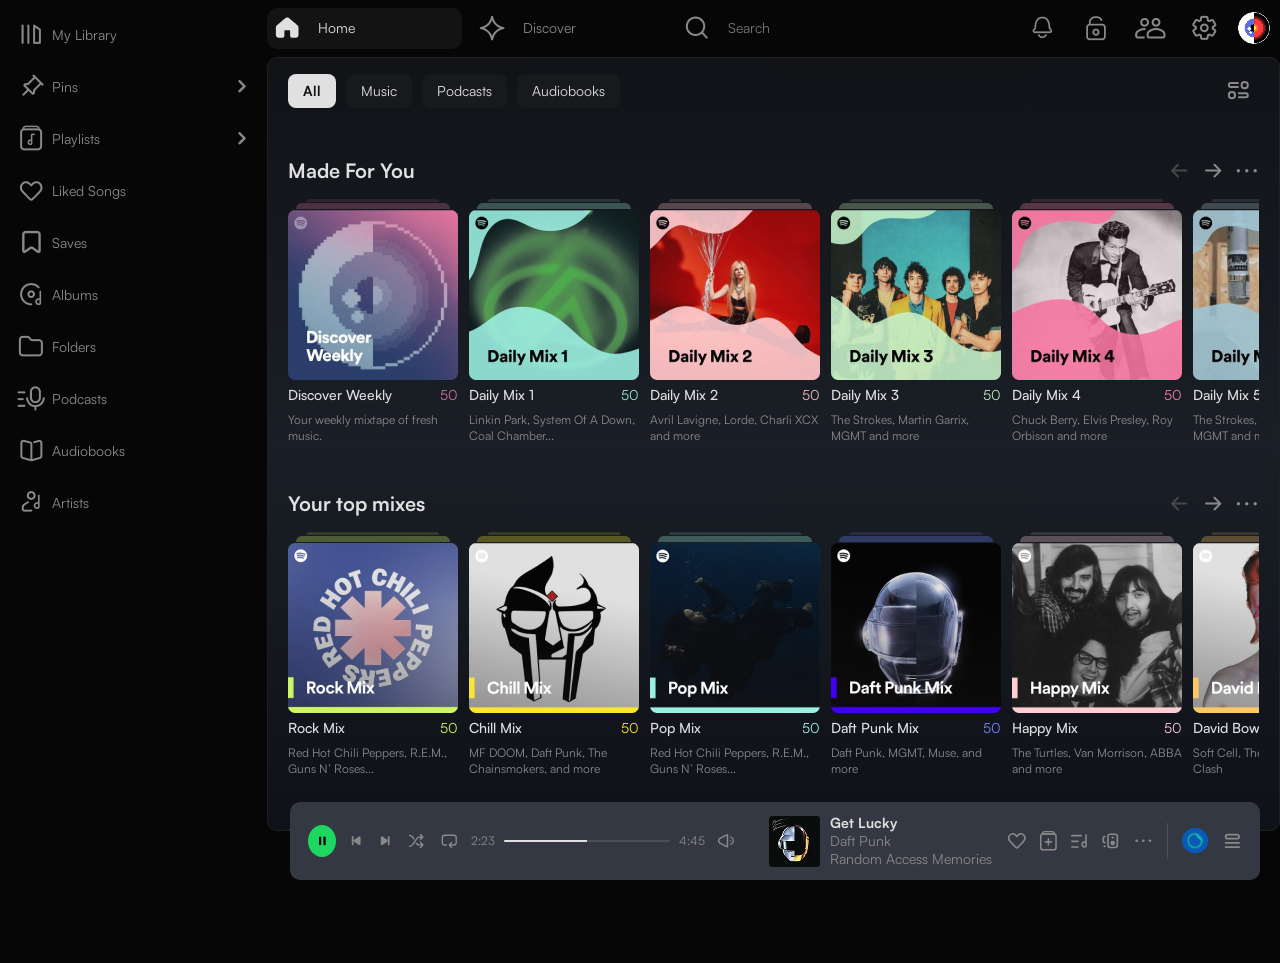
<file: src/index.html>
<!doctype html>
<html lang="en">
  <head>
    <meta charset="UTF-8" />
    <meta name="viewport" content="width=device-width, initial-scale=1.0" />
    <link rel="stylesheet" href="../styles/style.css" />
    <title>10X Markup Exam | Spotify Clone</title>
  </head>
  <body>
    <div class="layout container">
      <div class="layout__header">
        <header class="header">
          <div>
            <nav class="navigation">
              <!-- Left Navigation -->
              <ul class="nav-links">
                <li class="nav-item">
                  <a href="./index.html" class="nav-link">
                    <img
                      src="./assets/images/header icons/home.png"
                      alt="Home icon"
                      class="nav-icon"
                    />
                    <span>Home</span>
                  </a>
                </li>

                <li class="nav-item">
                  <a href="#" class="nav-link">
                    <img
                      src="./assets/images/header icons/star_discover.png"
                      alt="Discover icon"
                      class="nav-icon"
                    />
                    <span>Discover</span>
                  </a>
                </li>

                <li class="nav-item">
                  <a href="./search.html" class="nav-link">
                    <img
                      src="./assets/images/header icons/search.png"
                      alt="Search icon"
                      class="nav-icon"
                    />
                    <input
                      type="text"
                      name="search"
                      id="search_input"
                      placeholder="Search"
                      class="search"
                    />
                  </a>
                </li>
              </ul>
              <ul class="user-menu">
                <li>
                  <a href="#" aria-label="Notifications">
                    <img
                      src="./assets/images/header icons/notifycation.png"
                      alt=""
                      aria-hidden="true"
                    />
                  </a>
                </li>

                <li>
                  <a href="#" aria-label="Security">
                    <img
                      src="./assets/images/header icons/lock.png"
                      alt=""
                      aria-hidden="true"
                    />
                  </a>
                </li>

                <li>
                  <a href="#" aria-label="Friends" class="friend-panel-open">
                    <img
                      class="friend-panel-closed-img"
                      src="./assets/images/header icons/friend.png"
                      alt=""
                      aria-hidden="true"
                    />
                    <img
                      class="friend-panel-opened-img"
                      src="./assets/images/header icons/friend-opened.png"
                      alt=""
                      aria-hidden="true"
                    />
                  </a>
                </li>

                <li>
                  <a href="#" aria-label="Settings">
                    <img
                      src="./assets/images/header icons/setting.png"
                      alt=""
                      aria-hidden="true"
                    />
                  </a>
                </li>

                <li class="profile-item">
                  <a href="#" aria-label="Profile">
                    <img
                      src="./assets/images/header icons/profile-img.png"
                      alt="User profile"
                      class="profile-img"
                    />
                  </a>
                </li>
              </ul>
            </nav>
            <!-- Mobile Navigation -->
            <nav class="mobile-navigation">
              <ul class="mobile-nav-links">
                <li class="nav-item">
                  <a href="#" class="nav-link">
                    <img
                      src="./assets/images/header icons/home.png"
                      alt="Home icon"
                      class="nav-icon"
                    />
                    <span>Home</span>
                  </a>
                </li>
                <li class="nav-item">
                  <a href="#" class="nav-link">
                    <img
                      src="./assets/images/header icons/star_discover.png"
                      alt="Discover icon"
                      class="nav-icon"
                    />
                    <span>Discover</span>
                  </a>
                </li>
                <li class="nav-item">
                  <a href="./search.html" class="nav-link">
                    <img
                      src="./assets/images/header icons/search.png"
                      alt="Search icon"
                      class="nav-icon"
                    />
                    <span>Search</span>
                  </a>
                </li>
                <li class="nav-item">
                  <a href="./liked.html" class="nav-link">
                    <img
                      src="./assets/images/header icons/libary.png"
                      alt="My Library icon"
                      class="nav-icon"
                    />
                    <span>Library</span>
                  </a>
                </li>
                <li class="nav-item">
                  <a href="./liked.html" class="nav-link">
                    <img
                      src="./assets/images/header icons/me.png"
                      alt="My Library icon"
                      class="nav-icon"
                    />
                    <span>Me</span>
                  </a>
                </li>
              </ul>
            </nav>
          </div>
        </header>
      </div>
      <div class="layout__sidebar">
        <section class="hero">
          <!-- side bar -->
          <aside class="sidebar">
            <nav class="sidebar-nav">
              <ul class="sidebar-list">
                <li class="sidebar-item">
                  <a href="#" class="sidebar-link">
                    <img
                      src="./assets/images/header icons/libary.png"
                      alt="My Library icon"
                      class="sidebar-icon"
                    />
                    <span>My Library</span>
                  </a>
                </li>
                <li class="sidebar-item has-arrow">
                  <a href="./pinned.html" class="sidebar-link">
                    <div class="link-name">
                      <img
                        src="./assets/images/aside icons/pin.png"
                        alt="Pins icon"
                        class="sidebar-icon"
                      />
                      <span>Pins</span>
                    </div>
                    <img
                      src="./assets/images/aside icons/right arrow.png"
                      alt=""
                      class="arrow-icon"
                    />
                  </a>
                </li>

                <li class="sidebar-item has-arrow">
                  <a href="./playlist.html" class="sidebar-link">
                    <div class="link-name">
                      <img
                        src="./assets/images/aside icons/playlist.png"
                        alt="Playlists icon"
                        class="sidebar-icon"
                      />
                      <span>Playlists</span>
                    </div>
                    <img
                      src="./assets/images/aside icons/right arrow.png"
                      alt=""
                      class="arrow-icon"
                    />
                  </a>
                </li>

                <li class="sidebar-item">
                  <a href="./liked.html" class="sidebar-link">
                    <img
                      src="./assets/images/aside icons/liked.png"
                      alt="Liked songs icon"
                      class="sidebar-icon"
                    />
                    <span>Liked Songs</span>
                  </a>
                </li>

                <li class="sidebar-item">
                  <a href="#" class="sidebar-link">
                    <img
                      src="./assets/images/aside icons/saves.png"
                      alt="Saves icon"
                      class="sidebar-icon"
                    />
                    <span>Saves</span>
                  </a>
                </li>

                <li class="sidebar-item">
                  <a href="#" class="sidebar-link">
                    <img
                      src="./assets/images/aside icons/albums.png"
                      alt="Albums icon"
                      class="sidebar-icon"
                    />
                    <span>Albums</span>
                  </a>
                </li>

                <li class="sidebar-item">
                  <a href="#" class="sidebar-link">
                    <img
                      src="./assets/images/aside icons/folders.png"
                      alt="Folders icon"
                      class="sidebar-icon"
                    />
                    <span>Folders</span>
                  </a>
                </li>

                <li class="sidebar-item">
                  <a href="#" class="sidebar-link">
                    <img
                      src="./assets/images/aside icons/podcasts.png"
                      alt="Podcasts icon"
                      class="sidebar-icon"
                    />
                    <span>Podcasts</span>
                  </a>
                </li>

                <li class="sidebar-item">
                  <a href="#" class="sidebar-link">
                    <img
                      src="./assets/images/aside icons/audibooks.png"
                      alt="Audiobooks icon"
                      class="sidebar-icon"
                    />
                    <span>Audiobooks</span>
                  </a>
                </li>

                <li class="sidebar-item">
                  <a href="./artist.html" class="sidebar-link">
                    <img
                      src="./assets/images/aside icons/artists.png"
                      alt="Artists icon"
                      class="sidebar-icon"
                    />
                    <span>Artists</span>
                  </a>
                </li>
              </ul>
            </nav>
          </aside>
        </section>
      </div>
      <div class="layout__main">
        <!-- main page main content -->
        <section class="home-content">
          <div class="home-section">
            <div class="home__filters--wrapper">
              <div class="home__section--filters">
                <button class="filter-btn active disappeared">
                  <a href="#">All</a>
                </button>
                <button class="filter-btn"><a href="#">Music</a></button>
                <button class="filter-btn"><a href="#">Podcasts</a></button>
                <button class="filter-btn"><a href="#">Audiobooks</a></button>
              </div>
              <img
                src="./assets/images/main-content/icons/iconsBig.svg"
                alt="Filter-icon"
              />
            </div>

            <!-- recently-played -->
            <div class="recently-played">
              <div>
                <img
                  src="./assets/images/main-content/recently-played/resentPlay1.png"
                  alt="music card"
                />
                <div>
                  <p>Get Lucky (feat. Pharrell Williams and Nile Rodgers)</p>
                  <span>Daft Punk</span>
                </div>
              </div>

              <div>
                <img
                  src="./assets/images/main-content/recently-played/resentPlay2.png"
                  alt="music card"
                />
                <div>
                  <p>Daily Mix 2</p>
                </div>
              </div>

              <div>
                <img
                  src="./assets/images/main-content/recently-played/resentPlay3.png"
                  alt="music card"
                />
                <div>
                  <p>Daily Mix 1</p>
                </div>
              </div>

              <div>
                <img
                  src="./assets/images/main-content/recently-played/resentPlay1.png"
                  alt="music card"
                />
                <div>
                  <p>Instant Crush</p>
                  <span>Daft Punk</span>
                </div>
              </div>

              <div>
                <img
                  src="./assets/images/main-content/recently-played/resentPlay1.png"
                  alt="music card"
                />
                <div>
                  <p>Around the world</p>
                  <span>Daft Punk</span>
                </div>
              </div>

              <div>
                <img
                  src="./assets/images/main-content/recently-played/resentPla4.png"
                  alt="music card"
                />
                <div>
                  <p>Rock Mix</p>
                </div>
              </div>
            </div>
            <!-- recently-played -->

            <!-- made for you section -->
            <div>
              <div class="home-section__head">
                <h2>Made For You</h2>
                <div class="icon__wrapper">
                  <img
                    src="./assets/images/main-content/icons/arrow-left.svg"
                    alt="arrow-left"
                  />
                  <img
                    src="./assets/images/main-content/icons/arrow-right.svg"
                    alt="arrow-right"
                  />
                  <img
                    src="./assets/images/main-content/icons/dots.svg"
                    alt="3 dots"
                  />
                </div>
              </div>

              <div class="home-section__row">
                <article class="media-card">
                  <div class="media-card__img card__img--wrapper">
                    <img
                      src="./assets/images/main-content/for-you/Frame.png"
                      alt="music card"
                    />
                  </div>
                  <div class="media-card__meta">
                    <div>
                      <h4>Discover Weekly</h4>
                      <span class="Number-of-songs">50</span>
                    </div>
                    <p>Your weekly mixtape of fresh music.</p>
                  </div>
                </article>

                <article class="media-card">
                  <div class="media-card__img card__img--wrapper">
                    <img
                      src="./assets/images/main-content/for-you/Frame 1.png"
                      alt="music card"
                    />
                  </div>
                  <div class="media-card__meta">
                    <div>
                      <h4>Daily Mix 1</h4>
                      <span class="Number-of-songs1">50</span>
                    </div>
                    <p>Linkin Park, System Of A Down, Coal Chamber...</p>
                  </div>
                </article>

                <article class="media-card">
                  <div class="media-card__img card__img--wrapper">
                    <img
                      src="./assets/images/main-content/for-you/Frame 2.png"
                      alt="music card"
                    />
                  </div>
                  <div class="media-card__meta">
                    <div>
                      <h4>Daily Mix 2</h4>
                      <span class="Number-of-songs2">50</span>
                    </div>
                    <p>Avril Lavigne, Lorde, Charli XCX and more</p>
                  </div>
                </article>

                <article class="media-card">
                  <div class="media-card__img card__img--wrapper">
                    <img
                      src="./assets/images/main-content/for-you/Frame 3.png"
                      alt="music card"
                    />
                  </div>
                  <div class="media-card__meta">
                    <div>
                      <h4>Daily Mix 3</h4>
                      <span class="Number-of-songs3">50</span>
                    </div>
                    <p>The Strokes, Martin Garrix, MGMT and more</p>
                  </div>
                </article>

                <article class="media-card">
                  <div class="media-card__img card__img--wrapper">
                    <img
                      src="./assets/images/main-content/for-you/Frame 4.png"
                      alt="music card"
                    />
                  </div>
                  <div class="media-card__meta">
                    <div>
                      <h4>Daily Mix 4</h4>
                      <span class="Number-of-songs4">50</span>
                    </div>
                    <p>Chuck Berry, Elvis Presley, Roy Orbison and more</p>
                  </div>
                </article>

                <article class="media-card">
                  <div class="media-card__img card__img--wrapper">
                    <img
                      src="./assets/images/main-content/for-you/Frame 5.png"
                      alt="music card"
                    />
                  </div>
                  <div class="media-card__meta">
                    <div>
                      <h4>Daily Mix 5</h4>
                      <span class="Number-of-songs5">50</span>
                    </div>
                    <p>The Strokes, Martin Garrix, MGMT and more</p>
                  </div>
                </article>

                <article class="media-card">
                  <div class="media-card__img card__img--wrapper">
                    <img
                      src="./assets/images/main-content/for-you/Frame 6.png"
                      alt="music card"
                    />
                  </div>
                  <div class="media-card__meta">
                    <div>
                      <h4>Nirvana Radio</h4>
                      <span class="Number-of-songs6">50</span>
                    </div>
                    <p>The Strokes, Martin Garrix, MGMT and more</p>
                  </div>
                </article>

                <article class="media-card">
                  <div class="media-card__img card__img--wrapper">
                    <img
                      src="./assets/images/main-content/for-you/Frame 7.png"
                      alt="music card"
                    />
                  </div>
                  <div class="media-card__meta">
                    <div>
                      <h4>Fall Out Boy Radio</h4>
                      <span class="Number-of-songs7">50</span>
                    </div>
                    <p>
                      With Panic! At The Disco, The All-American Rejects,...
                    </p>
                  </div>
                </article>
              </div>
            </div>
            <!-- made for you section -->

            <!-- Your top mixes section -->
            <div>
              <div class="home-section__head">
                <h2>Your top mixes</h2>
                <div class="icon__wrapper">
                  <img
                    src="./assets/images/main-content/icons/arrow-left.svg"
                    alt="arrow-left"
                  />
                  <img
                    src="./assets/images/main-content/icons/arrow-right.svg"
                    alt="arrow-right"
                  />
                  <img
                    src="./assets/images/main-content/icons/dots.svg"
                    alt="3 dots"
                  />
                </div>
              </div>

              <div class="home-section__row">
                <article class="media-card">
                  <div class="media-card__img card__img--wrapper">
                    <img
                      src="./assets/images/main-content/top-mixes/Frame 8.png"
                      alt="music card"
                    />
                  </div>
                  <div class="media-card__meta">
                    <div>
                      <h4>Rock Mix</h4>
                      <span class="Number-of-songs8">50</span>
                    </div>
                    <p>Red Hot Chili Peppers, R.E.M., Guns N’ Roses...</p>
                  </div>
                </article>

                <article class="media-card">
                  <div class="media-card__img card__img--wrapper">
                    <img
                      src="./assets/images/main-content/top-mixes/Frame 9.png"
                      alt="music card"
                    />
                  </div>
                  <div class="media-card__meta">
                    <div>
                      <h4>Chill Mix</h4>
                      <span class="Number-of-songs9">50</span>
                    </div>
                    <p>MF DOOM, Daft Punk, The Chainsmokers, and more</p>
                  </div>
                </article>

                <article class="media-card">
                  <div class="media-card__img card__img--wrapper">
                    <img
                      src="./assets/images/main-content/top-mixes/Frame 10.png"
                      alt="music card"
                    />
                  </div>
                  <div class="media-card__meta">
                    <div>
                      <h4>Pop Mix</h4>
                      <span class="Number-of-songs10">50</span>
                    </div>
                    <p>Red Hot Chili Peppers, R.E.M., Guns N’ Roses...</p>
                  </div>
                </article>

                <article class="media-card">
                  <div class="media-card__img card__img--wrapper">
                    <img
                      src="./assets/images/main-content/top-mixes/Frame 11.png"
                      alt="music card"
                    />
                  </div>
                  <div class="media-card__meta">
                    <div>
                      <h4>Daft Punk Mix</h4>
                      <span class="Number-of-songs11">50</span>
                    </div>
                    <p>Daft Punk, MGMT, Muse, and more</p>
                  </div>
                </article>

                <article class="media-card">
                  <div class="media-card__img card__img--wrapper">
                    <img
                      src="./assets/images/main-content/top-mixes/Frame 12.png"
                      alt="music card"
                    />
                  </div>
                  <div class="media-card__meta">
                    <div>
                      <h4>Happy Mix</h4>
                      <span class="Number-of-songs12">50</span>
                    </div>
                    <p>The Turtles, Van Morrison, ABBA and more</p>
                  </div>
                </article>

                <article class="media-card">
                  <div class="media-card__img card__img--wrapper">
                    <img
                      src="./assets/images/main-content/top-mixes/Frame 13.png"
                      alt="music card"
                    />
                  </div>
                  <div class="media-card__meta">
                    <div>
                      <h4>David Bowie Mix</h4>
                      <span class="Number-of-songs13">50</span>
                    </div>
                    <p>Soft Cell, The Who and The Clash</p>
                  </div>
                </article>

                <article class="media-card">
                  <div class="media-card__img card__img--wrapper">
                    <img
                      src="./assets/images/main-content/top-mixes/Frame 14.png"
                      alt="music card"
                    />
                  </div>
                  <div class="media-card__meta">
                    <div>
                      <h4>Upbeat Mix</h4>
                      <span class="Number-of-songs14">50</span>
                    </div>
                    <p>Kylie Minogue, Charli XCX, Cage The Elephant and...</p>
                  </div>
                </article>

                <article class="media-card">
                  <div class="media-card__img card__img--wrapper">
                    <img
                      src="./assets/images/main-content/top-mixes/Frame 15.png"
                      alt="music card"
                    />
                  </div>
                  <div class="media-card__meta">
                    <div>
                      <h4>60s Mix</h4>
                      <span class="Number-of-songs15">50</span>
                    </div>
                    <p>Chuck Berry, Skeeter David, Van Morrison and...</p>
                  </div>
                </article>
              </div>
            </div>
            <!-- Your top mixes section -->

            <!-- Recent searches -->
            <div class="recent__Search--wrapper">
              <div class="home-section__head">
                <h2>Recent searches</h2>
                <div class="icon__wrapper">
                  <img
                    src="./assets/images/main-content/icons/dots.svg"
                    alt="3 dots"
                  />
                </div>
              </div>

              <div class="home-section__row searches__wrapper">
                <div class="searches__sectio">
                  <div>
                    <img
                      src="./assets/images/main-content/searche/image1.png"
                      alt="music cover"
                    />
                    <span>Daft Punk</span>
                    <div class="close_button">
                      <img
                        src="./assets/images/main-content/icons/close.svg"
                        alt="close button"
                      />
                    </div>
                  </div>
                  <div>
                    <img
                      src="./assets/images/main-content/searche/image2.png"
                      alt="David Bowie"
                    />
                    <span>David Bowie</span>
                    <div class="close_button">
                      <img
                        src="./assets/images/main-content/icons/close.svg"
                        alt="close button"
                      />
                    </div>
                  </div>
                  <div>
                    <img
                      src="./assets/images/main-content/searche/image3.png"
                      alt="music cover"
                    />
                    <div>
                      <span>Black Holes...</span>
                      <span>Muse</span>
                    </div>
                    <div class="close_button">
                      <img
                        src="./assets/images/main-content/icons/close.svg"
                        alt="close button"
                      />
                    </div>
                  </div>
                </div>
              </div>
            </div>
            <!-- Recent searches -->

            <!-- Browse all section -->
            <div>
              <h2 class="Browse-all__title">Browse all</h2>
              <div class="home-section__head Browse__section--head">
                <h2>Discover</h2>
                <div class="icon__wrapper">
                  <img
                    src="./assets/images/main-content/icons/arrow-left.svg"
                    alt="arrow-left"
                  />
                  <img
                    src="./assets/images/main-content/icons/arrow-right.svg"
                    alt="arrow-right"
                  />
                </div>
              </div>

              <div class="home-section__row browse__row">
                <article class="media-card browse-card">
                  <div class="media-card__img card1 tviniSeChama">
                    <img
                      src="./assets/images/main-content/browse/Frame1.png"
                      alt="music card"
                    />
                    <span>Made For You</span>
                  </div>
                </article>

                <article class="media-card browse-card">
                  <div class="media-card__img card2">
                    <img
                      src="./assets/images/main-content/browse/Frame2.png"
                      alt="music card"
                    />
                    <span>New Releases</span>
                  </div>
                </article>

                <article class="media-card browse-card">
                  <div class="media-card__img card3">
                    <img
                      src="./assets/images/main-content/browse/Frame3.png"
                      alt="music card"
                    />
                    <span>Spotify Classics</span>
                  </div>
                </article>

                <article class="media-card browse-card">
                  <div class="media-card__img card4">
                    <img
                      src="./assets/images/main-content/browse/Frame4.png"
                      alt="music card"
                    />
                    <span>Charts</span>
                  </div>
                </article>

                <article class="media-card browse-card">
                  <div class="media-card__img card5">
                    <img
                      src="./assets/images/main-content/browse/Frame5.png"
                      alt="music card"
                    />
                    <span>Trending</span>
                  </div>
                </article>

                <article class="media-card browse-card">
                  <div class="media-card__img card6">
                    <img
                      src="./assets/images/main-content/browse/Frame6.png"
                      alt="music card"
                    />
                    <span>Discover</span>
                  </div>
                </article>

                <article class="media-card browse-card">
                  <div class="media-card__img card7">
                    <img
                      src="./assets/images/main-content/browse/Frame7.png"
                      alt="music card"
                    />
                    <span>Spotify Singles</span>
                  </div>
                </article>

                <article class="media-card browse-card">
                  <div class="media-card__img card8">
                    <img
                      src="./assets/images/main-content/browse/Frame8.png"
                      alt="music card"
                    />
                    <span>Decades</span>
                  </div>
                </article>
              </div>
            </div>

            <div>
              <div class="home-section__head Browse__section--head">
                <h2>Genres</h2>
                <div class="icon__wrapper">
                  <img
                    src="./assets/images/main-content/icons/arrow-left.svg"
                    alt="arrow-left"
                  />
                  <img
                    src="./assets/images/main-content/icons/arrow-right.svg"
                    alt="arrow-right"
                  />
                </div>
              </div>

              <div class="home-section__row browse__row">
                <article class="media-card browse-card">
                  <div class="media-card__img card9">
                    <img
                      src="./assets/images/main-content/browse/Frame9.png"
                      alt="music card"
                    />
                    <span>Pop</span>
                  </div>
                </article>

                <article class="media-card browse-card">
                  <div class="media-card__img card10">
                    <img
                      src="./assets/images/main-content/browse/Frame10.png"
                      alt="music card"
                    />
                    <span>Country</span>
                  </div>
                </article>

                <article class="media-card browse-card">
                  <div class="media-card__img card11">
                    <img
                      src="./assets/images/main-content/browse/Frame11.png"
                      alt="music card"
                    />
                    <span>Hip-Hop</span>
                  </div>
                </article>

                <article class="media-card browse-card">
                  <div class="media-card__img card12">
                    <img
                      src="./assets/images/main-content/browse/Frame12.png"
                      alt="music card"
                    />
                    <span>Rock</span>
                  </div>
                </article>

                <article class="media-card browse-card">
                  <div class="media-card__img card13">
                    <img
                      src="./assets/images/main-content/browse/Frame13.png"
                      alt="music card"
                    />
                    <span>Indie</span>
                  </div>
                </article>

                <article class="media-card browse-card">
                  <div class="media-card__img card14">
                    <img
                      src="./assets/images/main-content/browse/Frame14.png"
                      alt="music card"
                    />
                    <span>Punk</span>
                  </div>
                </article>

                <article class="media-card browse-card">
                  <div class="media-card__img card15">
                    <img
                      src="./assets/images/main-content/browse/Frame15.png"
                      alt="music card"
                    />
                    <span>Metal</span>
                  </div>
                </article>

                <article class="media-card browse-card">
                  <div class="media-card__img card16">
                    <img
                      src="./assets/images/main-content/browse/Frame16.png"
                      alt="music card"
                    />
                    <span>Instrumental</span>
                  </div>
                </article>
              </div>
            </div>
            <!-- Browse all section -->
          </div>
        </section>
        <!-- friend avtivity  -->
        <div class="friend-activity close">
          <div class="active-control-panel">
            <h2>Friends Activity</h2>

            <div class="add-exit">
              <img
                class="friend-add"
                src="./assets/images/friedn-activity-icons/add-friend.png"
                alt="add friend"
              />
              <img
                class="exit-friend-panel"
                src="./assets/images/friedn-activity-icons/exit.png"
                alt="close panel"
              />
            </div>
          </div>

          <div class="friend-active-log">
            <!-- friend list cards -->
            <!-- friend 1 -->
            <div class="friend-list-person">
              <div class="friend-img">
                <img
                  src="./assets/images/friedn-activity-icons/friend1.png"
                  alt="friend avatar"
                />
              </div>

              <div class="friend-info">
                <p class="friend-name">FriendlyMusicListener</p>

                <div class="active-log">
                  <img
                    src="./assets/images/friedn-activity-icons/active.png"
                    alt="active"
                  />

                  <div class="log">
                    <p class="song-name">Goosebumps</p>
                    <span class="circle-dot"></span>
                    <p>Travis Scott</p>
                  </div>
                </div>
              </div>
            </div>
            <!-- friend 1 -->
            <!-- friend 2 -->
            <div class="friend-list-person">
              <div class="friend-img">
                <img
                  src="./assets/images/friedn-activity-icons/friend3.png"
                  alt="friend avatar"
                />
              </div>

              <div class="friend-info">
                <p class="friend-name">AverageMusicEnjoyer</p>

                <div class="active-log">
                  <img
                    src="./assets/images/friedn-activity-icons/active.png"
                    alt="active"
                  />

                  <div class="log">
                    <p class="song-name">Get Lucky</p>
                    <span class="circle-dot"></span>
                    <p>Daft Punk</p>
                  </div>
                </div>
              </div>
            </div>
            <!-- friend 2 -->
            <!-- friend 3 -->
            <div class="friend-list-person">
              <div class="friend-img">
                <img
                  src="./assets/images/friedn-activity-icons/friend1.png"
                  alt="friend avatar"
                />
              </div>

              <div class="friend-info">
                <p class="friend-name">MusicEnthusiast</p>

                <div class="active-log">
                  <p class="active-ago">1h</p>

                  <div class="log">
                    <p class="song-name">would he</p>
                    <span class="circle-dot"></span>
                    <p>Daft Punk</p>
                  </div>
                </div>
              </div>
            </div>
            <!-- friend 3 -->
            <!-- friend 4 -->
            <div class="friend-list-person">
              <div class="friend-img">
                <img
                  src="./assets/images/friedn-activity-icons/friend1.png"
                  alt="friend avatar"
                />
              </div>

              <div class="friend-info">
                <p class="friend-name">IListenToMusic56</p>

                <div class="active-log">
                  <p class="active-ago">6h</p>

                  <div class="log">
                    <p class="song-name">Rockstar</p>
                    <span class="circle-dot"></span>
                    <p>Post Malone</p>
                  </div>
                </div>
              </div>
            </div>
            <!-- friend 4 -->
          </div>
        </div>

        <!-- friend list cards end -->
        <!-- friend avtivity  end-->
        <!-- main page main content -->
      </div>
      <!-- footer section -->
      <div class="layout__footer">
        <div>
          <div class="Playback-controls">
            <div class="Playback__controls--Progress-bar">
              <a href="./get-lucky.html" class="play-button">
                <img
                  src="./assets/images/footer-icons/Play-Pause.svg"
                  alt="Play-Pause img"
                />
              </a>
              <button>
                <img
                  src="./assets/images/footer-icons/Previous-track.svg"
                  alt="Previous-track img"
                />
              </button>
              <button>
                <img
                  src="./assets/images/footer-icons/Next-Track.svg"
                  alt="Next-Track img"
                />
              </button>
              <button>
                <img
                  src="./assets/images/footer-icons/Shuffle.svg"
                  alt="Shuffle img"
                />
              </button>
              <button>
                <img
                  src="./assets/images/footer-icons/player-nowplaying.svg"
                  alt="player-nowplaying img"
                />
              </button>

              <div class="audio-slider-container">
                <span class="time-display">2:23</span>
                <input
                  type="range"
                  class="custom-range"
                  min="0"
                  max="100"
                  value="50"
                />
                <span class="time-display">4:45</span>
              </div>
              <button>
                <img
                  src="./assets/images/footer-icons/volume.svg"
                  alt="volume"
                />
              </button>
            </div>
            <div class="Track-info">
              <div class="Track__info--container">
                <img
                  src="./assets/images/footer-icons/music-cover.png"
                  alt="music cover img"
                />
                <div>
                  <h4>Get Lucky</h4>
                  <span>Daft Punk</span>
                  <p>Random Access Memories</p>
                </div>
              </div>
              <div class="mobile__actions">
                <button>
                  <img
                    src="./assets/images/footer-icons/player-add.svg"
                    alt="player-add"
                  />
                </button>
                <button>
                  <img src="./assets/images/footer-icons/play.svg" alt="play" />
                </button>
              </div>
            </div>
          </div>

          <div class="action__wrapper">
            <button>
              <img
                src="./assets/images/footer-icons/player-like.svg"
                alt="player-like"
              />
            </button>
            <button>
              <img
                src="./assets/images/footer-icons/player-add.svg"
                alt="player-add"
              />
            </button>

            <button>
              <img
                src="./assets/images/footer-icons/player-queue.svg"
                alt="player-queue"
              />
            </button>

            <button>
              <img
                src="./assets/images/footer-icons/player-device.svg"
                alt="player-device"
              />
            </button>

            <button>
              <img
                src="./assets/images/footer-icons/player-more.svg"
                alt="player-more"
              />
            </button>
            <span></span>
            <button>
              <img
                src="./assets/images/footer-icons/player-profile.svg"
                alt="player-profile"
              />
            </button>

            <button>
              <img
                src="./assets/images/footer-icons/player-menu.svg"
                alt="player-menu"
              />
            </button>
          </div>
        </div>
      </div>
      <!-- footer section -->
    </div>
    <script>
      document
        .querySelector(".exit-friend-panel")
        .addEventListener("click", () => {
          document.querySelector(".friend-activity").classList.toggle("close");
          document
            .querySelector(".friend-panel-open")
            .classList.toggle("active");
        });
      document
        .querySelector(".friend-panel-open")
        .addEventListener("click", (e) => {
          e.preventDefault();

          document.querySelector(".friend-activity").classList.toggle("close");
          document
            .querySelector(".friend-panel-open")
            .classList.toggle("active");
        });
    </script>
  </body>
</html>
</file>
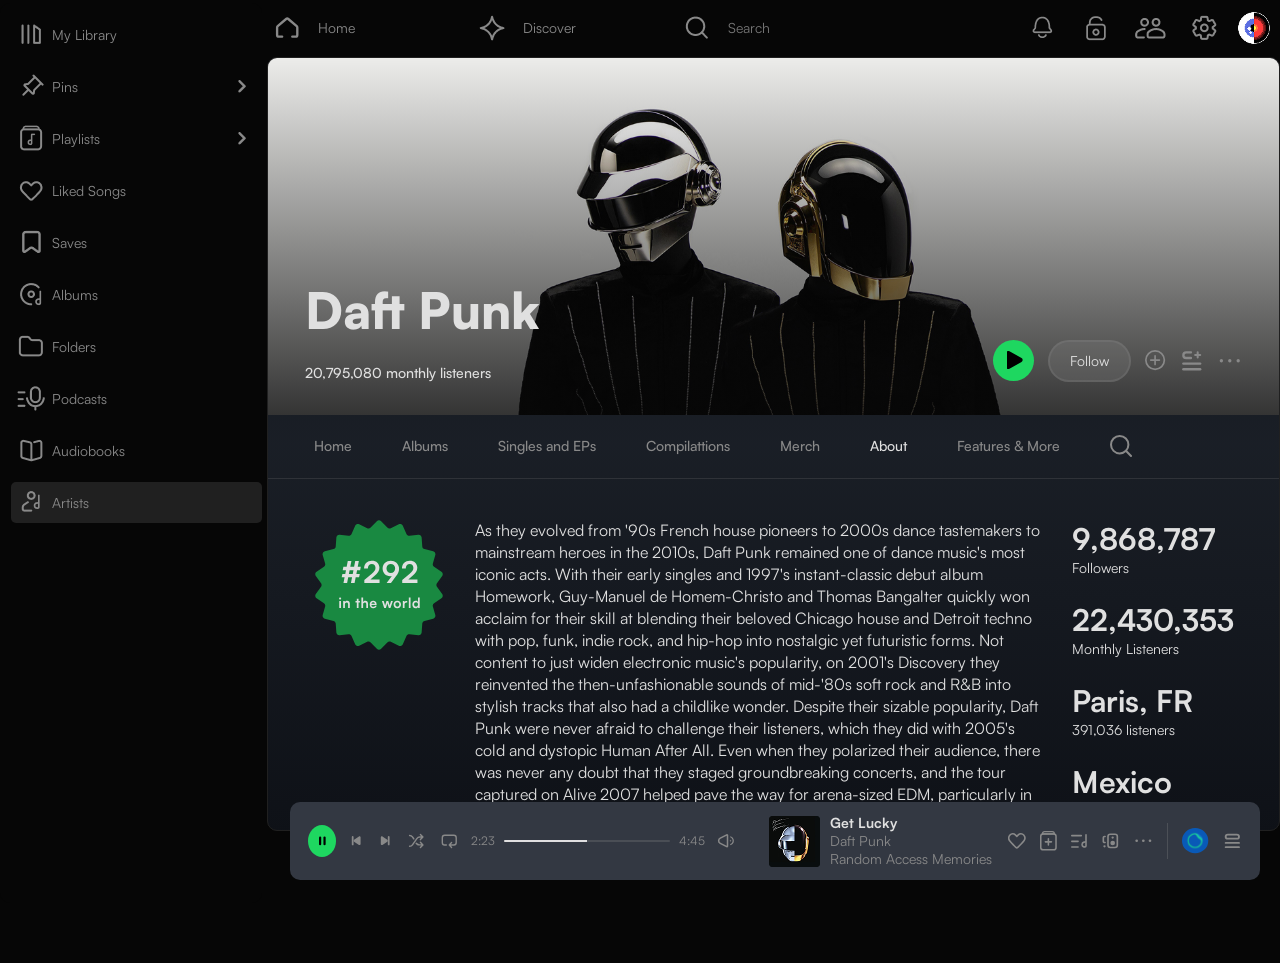
<file: src/artist-about.html>
<!doctype html>
<html lang="en">
  <head>
    <meta charset="UTF-8" />
    <meta name="viewport" content="width=device-width, initial-scale=1.0" />
    <link rel="stylesheet" href="../styles/style.css" />
    <title>10X Markup Exam | Spotify Clone</title>
  </head>
  <body>
    <div class="layout container">
      <div class="layout__header">
        <header class="header">
          <div>
            <nav class="navigation">
              <!-- Left Navigation -->
              <ul class="nav-links">
                <li class="nav-item pinned_home-btn">
                  <a href="./index.html" class="nav-link home-secondary">
                    <img
                      src="./assets/images/artist/home icon.svg"
                      alt="Home icon"
                      class="nav-icon"
                    />
                    <span>Home</span>
                  </a>
                </li>

                <li class="nav-item">
                  <a href="#" class="nav-link">
                    <img
                      src="./assets/images/header icons/star_discover.png"
                      alt="Discover icon"
                      class="nav-icon"
                    />
                    <span>Discover</span>
                  </a>
                </li>

                <li class="nav-item">
                  <a href="./search.html" class="nav-link">
                    <img
                      src="./assets/images/header icons/search.png"
                      alt="Search icon"
                      class="nav-icon"
                    />
                    <input
                      type="text"
                      name="search"
                      id="search_input"
                      placeholder="Search"
                      class="search"
                    />
                  </a>
                </li>
              </ul>
              <ul class="user-menu">
                <li>
                  <a href="#" aria-label="Notifications">
                    <img
                      src="./assets/images/header icons/notifycation.png"
                      alt=""
                      aria-hidden="true"
                    />
                  </a>
                </li>

                <li>
                  <a href="#" aria-label="Security">
                    <img
                      src="./assets/images/header icons/lock.png"
                      alt=""
                      aria-hidden="true"
                    />
                  </a>
                </li>

                <li>
                  <a href="#" aria-label="Friends">
                    <img
                      src="./assets/images/header icons/friend.png"
                      alt=""
                      aria-hidden="true"
                    />
                  </a>
                </li>

                <li>
                  <a href="#" aria-label="Settings">
                    <img
                      src="./assets/images/header icons/setting.png"
                      alt=""
                      aria-hidden="true"
                    />
                  </a>
                </li>

                <li class="profile-item">
                  <a href="#" aria-label="Profile">
                    <img
                      src="./assets/images/header icons/profile-img.png"
                      alt="User profile"
                      class="profile-img"
                    />
                  </a>
                </li>
              </ul>
            </nav>
            <!-- Mobile Navigation -->
            <nav class="mobile-navigation">
              <ul class="mobile-nav-links">
                <li class="nav-item">
                  <a href="./index.html" class="nav-link home-secondary">
                    <img
                      src="./assets/images/artist/home icon.svg"
                      alt="Home icon"
                      class="nav-icon"
                    />
                    <span>Home</span>
                  </a>
                </li>
                <li class="nav-item">
                  <a href="#" class="nav-link">
                    <img
                      src="./assets/images/header icons/star_discover.png"
                      alt="Discover icon"
                      class="nav-icon"
                    />
                    <span>Discover</span>
                  </a>
                </li>
                <li class="nav-item">
                  <a href="./search.html" class="nav-link">
                    <img
                      src="./assets/images/header icons/search.png"
                      alt="Search icon"
                      class="nav-icon"
                    />
                    <span>Search</span>
                  </a>
                </li>
                <li class="nav-item">
                  <a href="#" class="nav-link">
                    <img
                      src="./assets/images/liked-song-page/library.svg"
                      alt="My Library icon"
                      class="nav-icon"
                    />
                    <span>Library</span>
                  </a>
                </li>
                <li class="nav-item">
                  <a href="#" class="nav-link">
                    <img
                      src="./assets/images/header icons/me.png"
                      alt="My Library icon"
                      class="nav-icon"
                    />
                    <span>Me</span>
                  </a>
                </li>
              </ul>
            </nav>
          </div>
        </header>
      </div>
      <div class="layout__sidebar">
        <section class="hero">
          <!-- side bar -->
          <aside class="sidebar">
            <nav class="sidebar-nav">
              <ul class="sidebar-list">
                <li class="sidebar-item">
                  <a href="#" class="sidebar-link">
                    <img
                      src="./assets/images/header icons/libary.png"
                      alt="My Library icon"
                      class="sidebar-icon"
                    />
                    <span>My Library</span>
                  </a>
                </li>
                <li class="sidebar-item has-arrow">
                  <a href="./pinned.html" class="sidebar-link">
                    <div class="link-name">
                      <img
                        src="./assets/images/aside icons/pin.png"
                        alt="Pins icon"
                        class="sidebar-icon"
                      />
                      <span>Pins</span>
                    </div>
                    <img
                      src="./assets/images/aside icons/right arrow.png"
                      alt=""
                      class="arrow-icon"
                    />
                  </a>
                </li>

                <li class="sidebar-item has-arrow">
                  <a href="./playlist.html" class="sidebar-link">
                    <div class="link-name">
                      <img
                        src="./assets/images/aside icons/playlist.png"
                        alt="Playlists icon"
                        class="sidebar-icon"
                      />
                      <span>Playlists</span>
                    </div>
                    <img
                      src="./assets/images/aside icons/right arrow.png"
                      alt=""
                      class="arrow-icon"
                    />
                  </a>
                </li>

                <li class="sidebar-item">
                  <a href="./liked.html" class="sidebar-link">
                    <img
                      src="./assets/images/aside icons/liked.png"
                      alt="Liked songs icon"
                      class="sidebar-icon"
                    />
                    <span>Liked Songs</span>
                  </a>
                </li>

                <li class="sidebar-item">
                  <a href="#" class="sidebar-link">
                    <img
                      src="./assets/images/aside icons/saves.png"
                      alt="Saves icon"
                      class="sidebar-icon"
                    />
                    <span>Saves</span>
                  </a>
                </li>

                <li class="sidebar-item">
                  <a href="#" class="sidebar-link">
                    <img
                      src="./assets/images/aside icons/albums.png"
                      alt="Albums icon"
                      class="sidebar-icon"
                    />
                    <span>Albums</span>
                  </a>
                </li>

                <li class="sidebar-item">
                  <a href="#" class="sidebar-link">
                    <img
                      src="./assets/images/aside icons/folders.png"
                      alt="Folders icon"
                      class="sidebar-icon"
                    />
                    <span>Folders</span>
                  </a>
                </li>

                <li class="sidebar-item">
                  <a href="#" class="sidebar-link">
                    <img
                      src="./assets/images/aside icons/podcasts.png"
                      alt="Podcasts icon"
                      class="sidebar-icon"
                    />
                    <span>Podcasts</span>
                  </a>
                </li>

                <li class="sidebar-item">
                  <a href="#" class="sidebar-link">
                    <img
                      src="./assets/images/aside icons/audibooks.png"
                      alt="Audiobooks icon"
                      class="sidebar-icon"
                    />
                    <span>Audiobooks</span>
                  </a>
                </li>

                <li class="sidebar-item">
                  <a href="#" class="sidebar-link liked-link">
                    <img
                      src="./assets/images/aside icons/artists.png"
                      alt="Artists icon"
                      class="sidebar-icon"
                    />
                    <span>Artists</span>
                  </a>
                </li>
              </ul>
            </nav>
          </aside>
        </section>
      </div>
      <div class="layout__main">
        <!-- main page main content -->
        <section class="home-content artis__content">
          <div class="home-section artists__section">
            <div class="artist__cover-wrapper">
              <img
                src="./assets/images/artist/artist_cover.png"
                alt="cover image"
              />
              <div class="cover__wrapper--header">
                <div class="cover__wrapper--about">
                  <p>Daft Punk</p>
                  <span>20,795,080 monthly listeners</span>
                </div>
                <div class="cover__wrapper--action">
                  <button class="active-btn">
                    <img src="./assets/images/playlist/Play.svg" alt="play" />
                  </button>
                  <button class="follow_btn">Follow</button>
                  <button>
                    <img
                      src="./assets/images/playlist/Add.svg"
                      alt="add buton"
                    />
                  </button>
                  <button>
                    <img
                      src="./assets/images/playlist/Add-to-Queue.svg"
                      alt="add Add-to-Queue"
                    />
                  </button>
                  <button>
                    <img src="./assets/images/playlist/dotes.svg" alt="dotes" />
                  </button>
                </div>
              </div>
            </div>
            <div class="artist__nav">
              <nav>
                <ul>
                  <li><a href="./artist.html">Home</a></li>
                  <li><a href="./artist-albums.html">Albums</a></li>
                  <li><a href="#">Singles and EPs</a></li>
                  <li><a href="#">Compilattions</a></li>
                  <li><a href="#">Merch</a></li>
                  <li>
                    <a href="./artist-about.html" class="active">About</a>
                  </li>
                  <li><a href="#">Features & More</a></li>
                  <li>
                    <img src="./assets/images/playlist/search.svg" alt="" />
                  </li>
                </ul>
              </nav>
            </div>
            <div class="artist__about-section">
              <img
                src="./assets/images/artist/Group 110.svg"
                alt="cover image"
              />
              <div class="info">
                <p>
                  As they evolved from '90s French house pioneers to 2000s dance
                  tastemakers to mainstream heroes in the 2010s, Daft Punk
                  remained one of dance music's most iconic acts. With their
                  early singles and 1997's instant-classic debut album Homework,
                  Guy-Manuel de Homem-Christo and Thomas Bangalter quickly won
                  acclaim for their skill at blending their beloved Chicago
                  house and Detroit techno with pop, funk, indie rock, and
                  hip-hop into nostalgic yet futuristic forms. Not content to
                  just widen electronic music's popularity, on 2001's Discovery
                  they reinvented the then-unfashionable sounds of mid-'80s soft
                  rock and R&B into stylish tracks that also had a childlike
                  wonder. Despite their sizable popularity, Daft Punk were never
                  afraid to challenge their listeners, which they did with
                  2005's cold and dystopic Human After All. Even when they
                  polarized their audience, there was never any doubt that they
                  staged groundbreaking concerts, and the tour captured on Alive
                  2007 helped pave the way for arena-sized EDM, particularly in
                  the U.S. With 2013's Random Access Memories, the duo once
                  again looked to the past to create the future, borrowing from
                  prog, disco, and a laid-back West Coast vibe that bucked the
                  predominant trends in electronic music but still resonated
                  with a wide audience. Daft Punk's influence reached further
                  into the mainstream through collaborations with Kanye
                  West and the Weeknd, and the duo's music was sampled by
                  artists ranging from Missy Elliott to the Fall. Though they
                  reinvented themselves continually, wherever Daft Punk went,
                  the rest of pop music followed. After meeting in 1987 as
                  students at Paris' Lycée Carnot secondary
                  school, Bangalter and de Homem-Christo became friends and soon
                  started making music together. In 1992, they formed the band
                  Darlin'. Named after a Beach Boys song, the group
                  featured Bangalter on bass, de Homem-Christo on guitar, and
                  additional guitarist Laurent Brancowitz. Darlin's career was
                  brief: The trio recorded a cover of their namesake song that
                  appeared, along with an original song, on a various artists EP
                  released by Stereolab's label Duophonic (the band also invited
                  Darlin' to play some U.K. shows with them). Following a Melody
                  Maker review that described Darlin's music as "a daft punky
                  thrash," the band broke up. Bangalter and de Homem-Christo
                  began experimenting with electronic music, taking their new
                  project's name from that review and drawing inspiration from
                  pioneers such as Todd Edwards, Juan Atkins, Kraftwerk, Frankie
                  Knuckles, and many more. By September 1993, Daft Punk had
                  readied a demo tape, which they gave to Soma co-founder Stuart
                  MacMillan at a rave at EuroDisney. The label released the
                  duo's debut single, "The New Wave," in April 1994. Instantly
                  hailed by the dance music press as the work of a new breed of
                  house innovators, it was followed by May 1995's "Da Funk," the
                  band's first true hit (the record sold 30,000 copies worldwide
                  and saw thorough rinsings by everyone from Kris Needs to the
                  Chemical Brothers). In 1996, the buzz around Daft Punk led
                  them to sign with Virgin, and the label released the single
                  "Da Funk"/"Musique" that year. Recorded and mixed at the duo's
                  Paris studio Daft House, January 1997's debut album Homework
                  -- named for Daft Punk's D.I.Y. aesthetic -- was a critical
                  and commercial success. The album reached number three in
                  France and stayed on the chart for over a year, while the
                  singles "Da Funk," "Around the World," "Burnin'," and
                  "Revolution 909" charted in France, the U.K., the U.S., and
                  Australia. The duo supported the record with the Daftendirekt
                  tour, while the Homework video collection D.A.F.T.: A Story
                  about Dogs, Androids, Firemen and Tomatoes followed in 1999
                  and featured clips directed by Roman Coppola, Michel Gondry,
                  and Spike Jonze. To follow their breakthrough debut album, de
                  Homem-Christo and Bangalter reached back to their childhoods
                  in the '70s and '80s and sought to fuse technology with
                  humanity. Once again recorded at Daft House, March 2001's
                  Discovery incorporated disco and synth pop as well as house,
                  garage, and R&B into a sleek, retro-futuristic sound that
                  matched the robotic helmets and gloves the duo introduced with
                  the release of the album. Featuring contributions from heroes
                  such as Romanthony, Edwards, and DJ Sneak, Discovery was an
                  even bigger hit than its predecessor. The album peaked at
                  number two in France and the U.K., while the singles "One More
                  Time," "Digital Love," "Harder, Faster, Better, Stronger," and
                  "Face to Face" also charted in the U.K. and the U.S. That
                  November saw the release of Alive 1997, an edit of the duo's
                  Birmingham, England stop on the Daftendirekt tour. Daft Punk
                  capped the Discovery era in 2003 with Interstella 5555: The
                  5tory of the 5ecret 5tar 5ystem, an animated film they
                  produced with anime and manga creator Leiji Matsumoto that
                  used the album as its soundtrack. For Daft Punk's third album,
                  the duo took a drastically different approach. Created in six
                  weeks -- as opposed to the two years they spent making
                  Discovery -- with a handful of gear that included an
                  eight-track machine, March 2005's Human After All was a
                  deliberately raw, stark set of songs inspired by George
                  Orwell's Nineteen Eighty-Four. Though its cold, repetitive
                  feel drew polarized reactions, the album fared well
                  commercially: Human After All reached number three in France,
                  was a Top Ten hit in the U.K., and hit number one on the
                  Billboard Top Dance/Electronic Albums chart in the U.S. The
                  set was also nominated for Best Electronic/Dance Album at the
                  2006 Grammy Awards. Shortly after its release, Human After All
                  [Remixes] collected reworkings by Soulwax, Digitalism,
                  and Erol Alkan among others. April 2006 saw the arrival of
                  Musique, Vol. 1: 1993-2005, a compilation of the duo's
                  best-known songs and remixes accompanied by the videos for
                  Human After All's singles. That May, Daft Punk premiered their
                  film Electroma at the Director's Fortnight at that year's
                  Cannes Film Festival. An experimental sci-fi film about a pair
                  of robots seeking to become human, it began as the video for
                  Human After All's title track before expanding into a feature
                  film (unlike Interstella 5555, the movie did not feature any
                  of Daft Punk's music). Initially earning mixed reviews, over
                  time Electroma won a cult audience. That year, the duo
                  embarked on the Alive tour, which lasted through 2007 and
                  featured some of Daft Punk's most ambitiously staged live
                  sets. Appearing in November 2007, Alive 2007 documented the
                  tour. Early in 2009, the album and its single "Harder, Better,
                  Faster, Stronger" won Grammy Awards. Daft Punk returned with
                  new music in November 2010 in the form of the score to Joseph
                  Kosinski's feature film Tron: Legacy. A collaboration
                  with Joseph Trapanese, who arranged and orchestrated the
                  pair's compositions, it featured an 85-piece orchestra as well
                  as Daft Punk's signature electronics. Bangalter and de
                  Homem-Christo also appeared in the film in a brief cameo. The
                  soundtrack eventually reached number four on the Billboard 200
                  Albums chart in the U.S. and was nominated for a Best Score
                  Soundtrack Album for Visual Media Grammy Award. Also in 2010,
                  the duo were admitted into the Ordre des Arts et des Lettres,
                  with de Homem-Christo and Bangalter each receiving the rank of
                  Chevalier. The following year saw the April release of the
                  remix album Tron: Legacy Reconfigured, while that September's
                  compilation Soma Records: 20 Years featured the track "Drive,"
                  an early recording that was believed to be lost. For their
                  fourth album, Daft Punk once again took a different creative
                  tack. Seeking a breezy feel informed by Fleetwood Mac, the
                  Eagles, and Jean Michel Jarre, the duo emphasized live
                  instrumentation and collaborated with artists including Nile
                  Rodgers, Paul Williams, Giorgio Moroder, and Panda
                  Bear. Pharrell Williams appeared on the single "Get Lucky,"
                  which preceded the release of the full-length Random Access
                  Memories in May 2013. Recorded in California, New York City,
                  and Paris and spanning disco, prog, and indie influences, the
                  album became one of Daft Punk's biggest successes. It topped
                  the charts in over 20 countries including the U.S., where it
                  became the duo's first number one album and was eventually
                  certified platinum. It also won Grammy Awards for Best
                  Dance/Electronica Album, Album of the Year, and Best
                  Engineered Album, Non-Classical. "Get Lucky" hit number one in
                  over 30 countries and earned Grammys for Best Pop Duo/Group
                  Performance and Record of the Year. That year, Daft Punk also
                  co-produced Kanye West's critically acclaimed album Yeezus,
                  and worked on tracks including the single "Black Skinhead." In
                  2014, the duo appeared on Pharrell's album G I R L and
                  collaborated with Jay-Z on the song "Computerized." A 2015
                  documentary titled Daft Punk Unchained charted their history
                  from the '90s into the 2010s, featuring interviews
                  with Rodgers, Pharrell, and West, among others. In turn, the
                  duo appeared in that year's Rodgers documentary Nile Rodgers:
                  From Disco to Daft Punk. During the latter half of the 2010s,
                  Daft Punk remained active. They teamed up with the
                  Weeknd's Abel Tesfaye on a pair of songs from his 2016 album
                  Starboy, including the chart-topping title track. The
                  following year, the duo performed with the Weeknd at the 59th
                  Annual Grammy Awards; later in 2017, they co-wrote and
                  produced Parcels' "Overnight." During this time, Daft Punk's
                  members also worked on separate
                  projects. Bangalter co-produced Arcade Fire's 2017 album
                  Everything Now and contributed pieces to the soundtrack to
                  Gaspar Noé's 2018 film Climax, while de Homem-Christo co-wrote
                  and produced tracks for Charlotte Gainsbourg's 2017 album Rest
                  and the Weeknd's 2018 EP My Dear Melancholy,. In 2019, Daft
                  Punk were featured in the Philharmonie de Paris' exhibition
                  Electro, which traced the history of electronic music and its
                  influence on visual arts. In February 2021, the duo disbanded,
                  spreading the news with a YouTube video that featured scenes
                  from the end of Electroma. To commemorate the tenth
                  anniversary of Random Access Memories in 2023, Daft Punk
                  issued a pair of re-releases of the album. In May, a deluxe
                  edition of the album featuring unreleased demos (including
                  "Infinity Repeating," which featured Julian Casablancas & the
                  Voidz), outtakes and the version of "Touch" that soundtracked
                  the duo's breakup announcement appeared. The reissue topped
                  the Billboard Dance/Electronic Albums Chart and reached the
                  Top Ten of the Billboard 200 Albums Chart. That November saw
                  the release of a drumless version of the album. ~ Heather
                  Phares & Sean Cooper, Rovi
                </p>
              </div>
              <div class="about-artist">
                <div>
                  <p>9,868,787</p>
                  <span>Followers</span>
                </div>
                <div>
                  <p>22,430,353</p>
                  <span>Monthly Listeners</span>
                </div>
                <div>
                  <p>Paris, FR</p>
                  <span>391,036 listeners</span>
                </div>
                <div>
                  <p>Mexico City, MX</p>
                  <span>367,878 listeners</span>
                </div>
              </div>
            </div>

            <div class="artis__content-mobile">
              <div class="search__filter--wrapper--mobile">
                <div class="search__page-mobile-input">
                  <input
                    type="text"
                    name="search"
                    placeholder="Search library"
                    class="search"
                  />
                  <img
                    src="./assets/images/header icons/search.png"
                    alt="Search icon"
                    class="nav-icon"
                  />
                </div>
                <button>
                  <img
                    src="./assets/images/liked-song-page/pluse.svg"
                    alt="pluse"
                  />
                </button>
              </div>
              <div class="liked__song--actions">
                <div class="penned__icon-wraper">
                  <button>
                    <img
                      src="./assets/images/liked-song-page/GridViewIcon.svg"
                      alt="GridViewIcon"
                    />
                  </button>
                  <span>Recent</span>
                </div>
                <div class="penned__icon-wraper">
                  <button>
                    <img
                      src="./assets/images/pinned-page/FilterIcon.svg"
                      alt="Filter-icon"
                    />
                  </button>
                  <span>Group</span>
                </div>
              </div>
              <div class="liked__song--mobile-content">
                <div>
                  <p>Playlists</p>
                  <button>
                    <img
                      src="./assets/images/liked-song-page/arrow-right.svg"
                      alt="arrow-right"
                    />
                  </button>
                </div>
                <div>
                  <p>Playlists by Spotify</p>
                  <button>
                    <img
                      src="./assets/images/liked-song-page/arrow-right.svg"
                      alt="arrow-right"
                    />
                  </button>
                </div>

                <div>
                  <p>Albums</p>
                  <button>
                    <img
                      src="./assets/images/liked-song-page/arrow-right.svg"
                      alt="arrow-right"
                    />
                  </button>
                </div>

                <div>
                  <p>Folders</p>
                  <button>
                    <img
                      src="./assets/images/liked-song-page/arrow-right.svg"
                      alt="arrow-right"
                    />
                  </button>
                </div>

                <div>
                  <p>Artists</p>
                  <button>
                    <img
                      src="./assets/images/liked-song-page/arrow-right.svg"
                      alt="arrow-right"
                    />
                  </button>
                </div>
              </div>
            </div>
          </div>
        </section>
        <!-- main page main content -->
      </div>
      <!-- footer section -->
      <div class="layout__footer">
        <div>
          <div class="Playback-controls">
            <div class="Playback__controls--Progress-bar">
              <a href="./get-lucky.html" class="play-button">
                <img
                  src="./assets/images/footer-icons/Play-Pause.svg"
                  alt="Play-Pause img"
                />
              </a>
              <button>
                <img
                  src="./assets/images/footer-icons/Previous-track.svg"
                  alt="Previous-track img"
                />
              </button>
              <button>
                <img
                  src="./assets/images/footer-icons/Next-Track.svg"
                  alt="Next-Track img"
                />
              </button>
              <button>
                <img
                  src="./assets/images/footer-icons/Shuffle.svg"
                  alt="Shuffle img"
                />
              </button>
              <button>
                <img
                  src="./assets/images/footer-icons/player-nowplaying.svg"
                  alt="player-nowplaying img"
                />
              </button>

              <div class="audio-slider-container">
                <span class="time-display">2:23</span>
                <input
                  type="range"
                  class="custom-range"
                  min="0"
                  max="100"
                  value="50"
                />
                <span class="time-display">4:45</span>
              </div>
              <button>
                <img
                  src="./assets/images/footer-icons/volume.svg"
                  alt="volume"
                />
              </button>
            </div>
            <div class="Track-info">
              <div class="Track__info--container">
                <img
                  src="./assets/images/footer-icons/music-cover.png"
                  alt="music cover img"
                />
                <div>
                  <h4>Get Lucky</h4>
                  <span>Daft Punk</span>
                  <p>Random Access Memories</p>
                </div>
              </div>
              <div class="mobile__actions">
                <button>
                  <img
                    src="./assets/images/footer-icons/player-add.svg"
                    alt="player-add"
                  />
                </button>
                <button>
                  <img src="./assets/images/footer-icons/play.svg" alt="play" />
                </button>
              </div>
            </div>
          </div>

          <div class="action__wrapper">
            <button>
              <img
                src="./assets/images/footer-icons/player-like.svg"
                alt="player-like"
              />
            </button>
            <button>
              <img
                src="./assets/images/footer-icons/player-add.svg"
                alt="player-add"
              />
            </button>

            <button>
              <img
                src="./assets/images/footer-icons/player-queue.svg"
                alt="player-queue"
              />
            </button>

            <button>
              <img
                src="./assets/images/footer-icons/player-device.svg"
                alt="player-device"
              />
            </button>

            <button>
              <img
                src="./assets/images/footer-icons/player-more.svg"
                alt="player-more"
              />
            </button>
            <span></span>
            <button>
              <img
                src="./assets/images/footer-icons/player-profile.svg"
                alt="player-profile"
              />
            </button>

            <button>
              <img
                src="./assets/images/footer-icons/player-menu.svg"
                alt="player-menu"
              />
            </button>
          </div>
        </div>
      </div>
      <!-- footer section -->
    </div>
  </body>
</html>
</file>
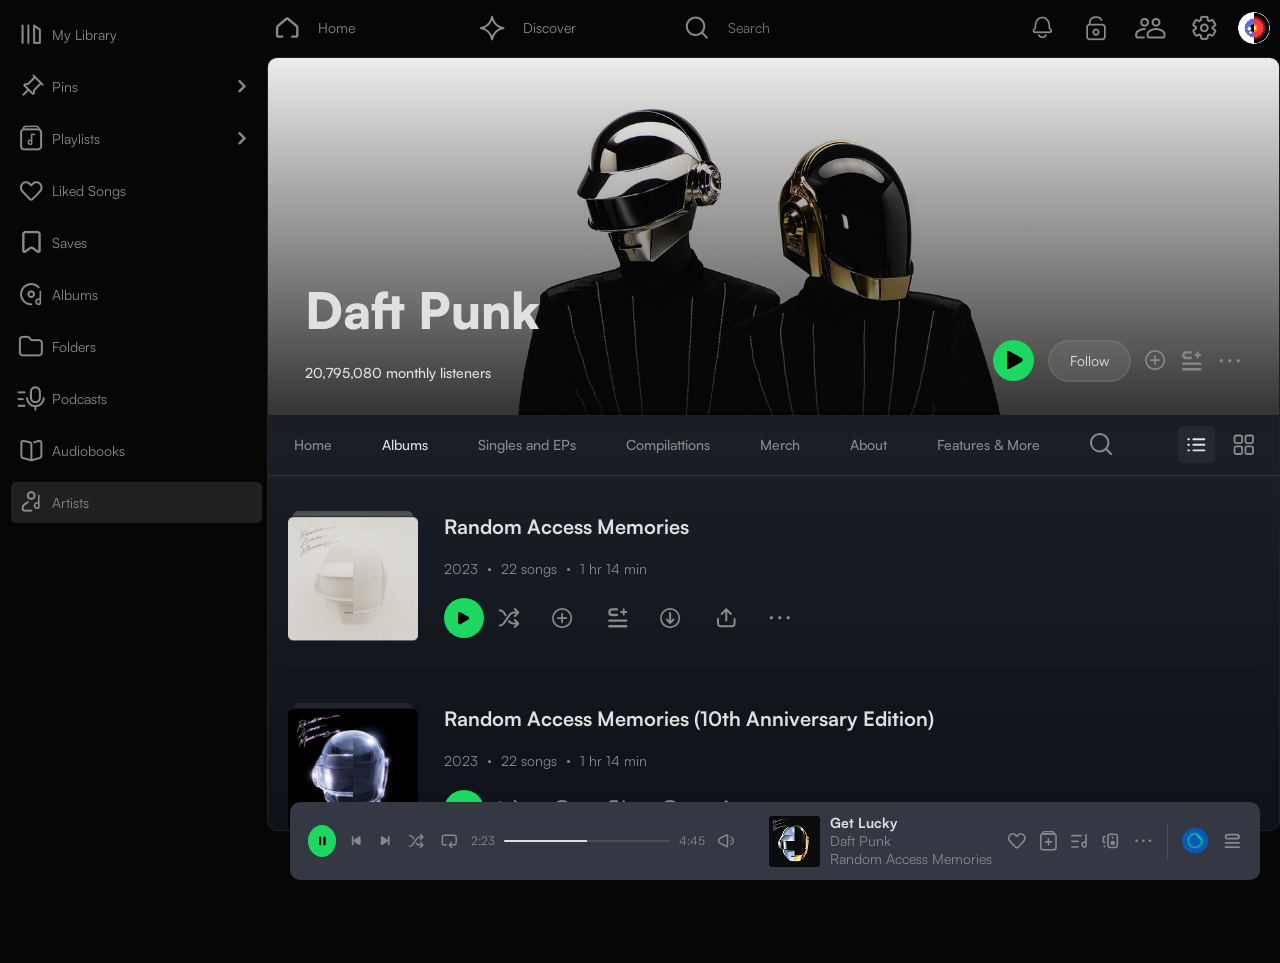
<file: src/artist-albums-colum.html>
<!doctype html>
<html lang="en">
  <head>
    <meta charset="UTF-8" />
    <meta name="viewport" content="width=device-width, initial-scale=1.0" />
    <link rel="stylesheet" href="../styles/style.css" />
    <title>10X Markup Exam | Spotify Clone</title>
  </head>
  <body>
    <div class="layout container">
      <div class="layout__header">
        <header class="header">
          <div>
            <nav class="navigation">
              <!-- Left Navigation -->
              <ul class="nav-links">
                <li class="nav-item pinned_home-btn">
                  <a href="./index.html" class="nav-link home-secondary">
                    <img
                      src="./assets/images/artist/home icon.svg"
                      alt="Home icon"
                      class="nav-icon"
                    />
                    <span>Home</span>
                  </a>
                </li>

                <li class="nav-item">
                  <a href="#" class="nav-link">
                    <img
                      src="./assets/images/header icons/star_discover.png"
                      alt="Discover icon"
                      class="nav-icon"
                    />
                    <span>Discover</span>
                  </a>
                </li>

                <li class="nav-item">
                  <a href="./search.html" class="nav-link">
                    <img
                      src="./assets/images/header icons/search.png"
                      alt="Search icon"
                      class="nav-icon"
                    />
                    <input
                      type="text"
                      name="search"
                      id="search_input"
                      placeholder="Search"
                      class="search"
                    />
                  </a>
                </li>
              </ul>
              <ul class="user-menu">
                <li>
                  <a href="#" aria-label="Notifications">
                    <img
                      src="./assets/images/header icons/notifycation.png"
                      alt=""
                      aria-hidden="true"
                    />
                  </a>
                </li>

                <li>
                  <a href="#" aria-label="Security">
                    <img
                      src="./assets/images/header icons/lock.png"
                      alt=""
                      aria-hidden="true"
                    />
                  </a>
                </li>

                <li>
                  <a href="#" aria-label="Friends">
                    <img
                      src="./assets/images/header icons/friend.png"
                      alt=""
                      aria-hidden="true"
                    />
                  </a>
                </li>

                <li>
                  <a href="#" aria-label="Settings">
                    <img
                      src="./assets/images/header icons/setting.png"
                      alt=""
                      aria-hidden="true"
                    />
                  </a>
                </li>

                <li class="profile-item">
                  <a href="#" aria-label="Profile">
                    <img
                      src="./assets/images/header icons/profile-img.png"
                      alt="User profile"
                      class="profile-img"
                    />
                  </a>
                </li>
              </ul>
            </nav>
            <!-- Mobile Navigation -->
            <nav class="mobile-navigation">
              <ul class="mobile-nav-links">
                <li class="nav-item">
                  <a href="./index.html" class="nav-link home-secondary">
                    <img
                      src="./assets/images/artist/home icon.svg"
                      alt="Home icon"
                      class="nav-icon"
                    />
                    <span>Home</span>
                  </a>
                </li>
                <li class="nav-item">
                  <a href="#" class="nav-link">
                    <img
                      src="./assets/images/header icons/star_discover.png"
                      alt="Discover icon"
                      class="nav-icon"
                    />
                    <span>Discover</span>
                  </a>
                </li>
                <li class="nav-item">
                  <a href="./search.html" class="nav-link">
                    <img
                      src="./assets/images/header icons/search.png"
                      alt="Search icon"
                      class="nav-icon"
                    />
                    <span>Search</span>
                  </a>
                </li>
                <li class="nav-item">
                  <a href="#" class="nav-link">
                    <img
                      src="./assets/images/liked-song-page/library.svg"
                      alt="My Library icon"
                      class="nav-icon"
                    />
                    <span>Library</span>
                  </a>
                </li>
                <li class="nav-item">
                  <a href="#" class="nav-link">
                    <img
                      src="./assets/images/header icons/me.png"
                      alt="My Library icon"
                      class="nav-icon"
                    />
                    <span>Me</span>
                  </a>
                </li>
              </ul>
            </nav>
          </div>
        </header>
      </div>
      <div class="layout__sidebar">
        <section class="hero">
          <!-- side bar -->
          <aside class="sidebar">
            <nav class="sidebar-nav">
              <ul class="sidebar-list">
                <li class="sidebar-item">
                  <a href="#" class="sidebar-link">
                    <img
                      src="./assets/images/header icons/libary.png"
                      alt="My Library icon"
                      class="sidebar-icon"
                    />
                    <span>My Library</span>
                  </a>
                </li>
                <li class="sidebar-item has-arrow">
                  <a href="./pinned.html" class="sidebar-link">
                    <div class="link-name">
                      <img
                        src="./assets/images/aside icons/pin.png"
                        alt="Pins icon"
                        class="sidebar-icon"
                      />
                      <span>Pins</span>
                    </div>
                    <img
                      src="./assets/images/aside icons/right arrow.png"
                      alt=""
                      class="arrow-icon"
                    />
                  </a>
                </li>

                <li class="sidebar-item has-arrow">
                  <a href="./playlist.html" class="sidebar-link">
                    <div class="link-name">
                      <img
                        src="./assets/images/aside icons/playlist.png"
                        alt="Playlists icon"
                        class="sidebar-icon"
                      />
                      <span>Playlists</span>
                    </div>
                    <img
                      src="./assets/images/aside icons/right arrow.png"
                      alt=""
                      class="arrow-icon"
                    />
                  </a>
                </li>

                <li class="sidebar-item">
                  <a href="./liked.html" class="sidebar-link">
                    <img
                      src="./assets/images/aside icons/liked.png"
                      alt="Liked songs icon"
                      class="sidebar-icon"
                    />
                    <span>Liked Songs</span>
                  </a>
                </li>

                <li class="sidebar-item">
                  <a href="#" class="sidebar-link">
                    <img
                      src="./assets/images/aside icons/saves.png"
                      alt="Saves icon"
                      class="sidebar-icon"
                    />
                    <span>Saves</span>
                  </a>
                </li>

                <li class="sidebar-item">
                  <a href="#" class="sidebar-link">
                    <img
                      src="./assets/images/aside icons/albums.png"
                      alt="Albums icon"
                      class="sidebar-icon"
                    />
                    <span>Albums</span>
                  </a>
                </li>

                <li class="sidebar-item">
                  <a href="#" class="sidebar-link">
                    <img
                      src="./assets/images/aside icons/folders.png"
                      alt="Folders icon"
                      class="sidebar-icon"
                    />
                    <span>Folders</span>
                  </a>
                </li>

                <li class="sidebar-item">
                  <a href="#" class="sidebar-link">
                    <img
                      src="./assets/images/aside icons/podcasts.png"
                      alt="Podcasts icon"
                      class="sidebar-icon"
                    />
                    <span>Podcasts</span>
                  </a>
                </li>

                <li class="sidebar-item">
                  <a href="#" class="sidebar-link">
                    <img
                      src="./assets/images/aside icons/audibooks.png"
                      alt="Audiobooks icon"
                      class="sidebar-icon"
                    />
                    <span>Audiobooks</span>
                  </a>
                </li>

                <li class="sidebar-item">
                  <a href="#" class="sidebar-link liked-link">
                    <img
                      src="./assets/images/aside icons/artists.png"
                      alt="Artists icon"
                      class="sidebar-icon"
                    />
                    <span>Artists</span>
                  </a>
                </li>
              </ul>
            </nav>
          </aside>
        </section>
      </div>
      <div class="layout__main">
        <!-- main page main content -->
        <section class="home-content artis__content">
          <div class="home-section artists__section">
            <div class="artist__cover-wrapper">
              <img
                src="./assets/images/artist/artist_cover.png"
                alt="cover image"
              />
              <div class="cover__wrapper--header">
                <div class="cover__wrapper--about">
                  <p>Daft Punk</p>
                  <span>20,795,080 monthly listeners</span>
                </div>
                <div class="cover__wrapper--action">
                  <button class="active-btn">
                    <img src="./assets/images/playlist/Play.svg" alt="play" />
                  </button>
                  <button class="follow_btn">Follow</button>
                  <button>
                    <img
                      src="./assets/images/playlist/Add.svg"
                      alt="add buton"
                    />
                  </button>
                  <button>
                    <img
                      src="./assets/images/playlist/Add-to-Queue.svg"
                      alt="add Add-to-Queue"
                    />
                  </button>
                  <button>
                    <img src="./assets/images/playlist/dotes.svg" alt="dotes" />
                  </button>
                </div>
              </div>
            </div>
            <div class="album__nav">
              <div class="nav-container">
                <nav>
                  <ul>
                    <li><a href="./artist.html">Home</a></li>
                    <li>
                      <a href="./artist-albums.html" class="active">Albums</a>
                    </li>
                    <li><a href="#">Singles and EPs</a></li>
                    <li><a href="#">Compilattions</a></li>
                    <li><a href="#">Merch</a></li>
                    <li>
                      <a href="./artist-about.html">About</a>
                    </li>
                    <li><a href="#">Features & More</a></li>
                    <li>
                      <img src="./assets/images/playlist/search.svg" alt="" />
                    </li>
                  </ul>
                </nav>
              </div>
              <div>
                <a href="#">
                  <img
                    src="./assets/images/artist/colum-icon.svg"
                    alt="icon-column"
                /></a>

                <a href="./artist-albums.html">
                  <img
                    src="./assets/images/artist/row-icon.svg"
                    alt="icon-row"
                  />
                </a>
              </div>
            </div>

            <section class="artist__albums-section artist__albums-column-section">
              <div class="home-section">
                <!-- made for you section -->

                <div class="home-section__row albums__section-column">
                  <article class="media-card albums__section-card">
                    <div class="media-card__img card__img--wrapper">
                      <img
                        src="./assets/images/artist/Frame1.png"
                        alt="music card"
                      />
                    </div>
                    <div class="table__section--header album__section--header">
                      <h2>Random Access Memories</h2>
                      <div class="playlist-meta">
                        <p>2023</p>
                        <span></span>
                        <p>22 songs</p>
                        <span></span>
                        <p>1 hr 14 min</p>
                      </div>
                      <div class="playlist-action">
                        <div>
                          <button class="playlist-active">
                            <img
                              src="./assets/images/playlist/Play.svg"
                              alt="play svg"
                            />
                          </button>
                          <button>
                            <img
                              src="./assets/images/playlist/Shuffle.svg"
                              alt="Shuffle"
                            />
                          </button>
                          <button>
                            <img
                              src="./assets/images/playlist/Add.svg"
                              alt="add"
                            />
                          </button>
                          <button>
                            <img
                              src="./assets/images/playlist/Add-to-Queue.svg"
                              alt="add to queue"
                            />
                          </button>
                          <button>
                            <img
                              src="./assets/images/playlist/Download.svg"
                              alt="Download"
                            />
                          </button>
                          <button>
                            <img
                              src="./assets/images/playlist/Share.svg"
                              alt="share"
                            />
                          </button>
                          <button>
                            <img
                              src="./assets/images/playlist/More-Options.svg"
                              alt="More-Options"
                            />
                          </button>
                        </div>
                      </div>
                    </div>
                  </article>

                  <article class="media-card albums__section-card">
                    <div class="media-card__img card__img--wrapper">
                      <img
                        src="./assets/images/artist/Frame2.png"
                        alt="music card"
                      />
                    </div>
                    <div class="table__section--header album__section--header">
                      <h2>Random Access Memories (10th Anniversary Edition)</h2>
                      <div class="playlist-meta">
                        <p>2023</p>
                        <span></span>
                        <p>22 songs</p>
                        <span></span>
                        <p>1 hr 14 min</p>
                      </div>
                      <div class="playlist-action">
                        <div>
                          <button class="playlist-active">
                            <img
                              src="./assets/images/playlist/Play.svg"
                              alt="play svg"
                            />
                          </button>
                          <button>
                            <img
                              src="./assets/images/playlist/Shuffle.svg"
                              alt="Shuffle"
                            />
                          </button>
                          <button>
                            <img
                              src="./assets/images/playlist/Add.svg"
                              alt="add"
                            />
                          </button>
                          <button>
                            <img
                              src="./assets/images/playlist/Add-to-Queue.svg"
                              alt="add to queue"
                            />
                          </button>
                          <button>
                            <img
                              src="./assets/images/playlist/Download.svg"
                              alt="Download"
                            />
                          </button>
                          <button>
                            <img
                              src="./assets/images/playlist/Share.svg"
                              alt="share"
                            />
                          </button>
                          <button>
                            <img
                              src="./assets/images/playlist/More-Options.svg"
                              alt="More-Options"
                            />
                          </button>
                        </div>
                      </div>
                    </div>
                  </article>

                  <article class="media-card albums__section-card">
                    <div class="media-card__img card__img--wrapper">
                      <img
                        src="./assets/images/artist/Frame3.png"
                        alt="music card"
                      />
                    </div>
                    <div class="table__section--header album__section--header">
                      <h2>Daft Punk Mix</h2>
                      <div class="playlist-meta">
                        <p>2023</p>
                        <span></span>
                        <p>22 songs</p>
                        <span></span>
                        <p>1 hr 14 min</p>
                      </div>
                      <div class="playlist-action">
                        <div>
                          <button class="playlist-active">
                            <img
                              src="./assets/images/playlist/Play.svg"
                              alt="play svg"
                            />
                          </button>
                          <button>
                            <img
                              src="./assets/images/playlist/Shuffle.svg"
                              alt="Shuffle"
                            />
                          </button>
                          <button>
                            <img
                              src="./assets/images/playlist/Add.svg"
                              alt="add"
                            />
                          </button>
                          <button>
                            <img
                              src="./assets/images/playlist/Add-to-Queue.svg"
                              alt="add to queue"
                            />
                          </button>
                          <button>
                            <img
                              src="./assets/images/playlist/Download.svg"
                              alt="Download"
                            />
                          </button>
                          <button>
                            <img
                              src="./assets/images/playlist/Share.svg"
                              alt="share"
                            />
                          </button>
                          <button>
                            <img
                              src="./assets/images/playlist/More-Options.svg"
                              alt="More-Options"
                            />
                          </button>
                        </div>
                      </div>
                    </div>
                  </article>

                  <article class="media-card albums__section-card">
                    <div class="media-card__img card__img--wrapper">
                      <img
                        src="./assets/images/artist/Frame4.png"
                        alt="music card"
                      />
                    </div>

                    <div class="table__section--header album__section--header">
                      <h2>Daft Punk Mix</h2>
                      <div class="playlist-meta">
                        <p>2023</p>
                        <span></span>
                        <p>22 songs</p>
                        <span></span>
                        <p>1 hr 14 min</p>
                      </div>
                      <div class="playlist-action">
                        <div>
                          <button class="playlist-active">
                            <img
                              src="./assets/images/playlist/Play.svg"
                              alt="play svg"
                            />
                          </button>
                          <button>
                            <img
                              src="./assets/images/playlist/Shuffle.svg"
                              alt="Shuffle"
                            />
                          </button>
                          <button>
                            <img
                              src="./assets/images/playlist/Add.svg"
                              alt="add"
                            />
                          </button>
                          <button>
                            <img
                              src="./assets/images/playlist/Add-to-Queue.svg"
                              alt="add to queue"
                            />
                          </button>
                          <button>
                            <img
                              src="./assets/images/playlist/Download.svg"
                              alt="Download"
                            />
                          </button>
                          <button>
                            <img
                              src="./assets/images/playlist/Share.svg"
                              alt="share"
                            />
                          </button>
                          <button>
                            <img
                              src="./assets/images/playlist/More-Options.svg"
                              alt="More-Options"
                            />
                          </button>
                        </div>
                      </div>
                    </div>
                  </article>

                  <article class="media-card albums__section-card">
                    <div class="media-card__img card__img--wrapper">
                      <img
                        src="./assets/images/artist/Frame5.png"
                        alt="music card"
                      />
                    </div>

                    <div class="table__section--header album__section--header">
                      <h2>Daft Punk Mix</h2>
                      <div class="playlist-meta">
                        <p>2023</p>
                        <span></span>
                        <p>22 songs</p>
                        <span></span>
                        <p>1 hr 14 min</p>
                      </div>
                      <div class="playlist-action">
                        <div>
                          <button class="playlist-active">
                            <img
                              src="./assets/images/playlist/Play.svg"
                              alt="play svg"
                            />
                          </button>
                          <button>
                            <img
                              src="./assets/images/playlist/Shuffle.svg"
                              alt="Shuffle"
                            />
                          </button>
                          <button>
                            <img
                              src="./assets/images/playlist/Add.svg"
                              alt="add"
                            />
                          </button>
                          <button>
                            <img
                              src="./assets/images/playlist/Add-to-Queue.svg"
                              alt="add to queue"
                            />
                          </button>
                          <button>
                            <img
                              src="./assets/images/playlist/Download.svg"
                              alt="Download"
                            />
                          </button>
                          <button>
                            <img
                              src="./assets/images/playlist/Share.svg"
                              alt="share"
                            />
                          </button>
                          <button>
                            <img
                              src="./assets/images/playlist/More-Options.svg"
                              alt="More-Options"
                            />
                          </button>
                        </div>
                      </div>
                    </div>
                  </article>

                  <article class="media-card albums__section-card">
                    <div class="media-card__img card__img--wrapper">
                      <img
                        src="./assets/images/artist/Frame6.png"
                        alt="music card"
                      />
                    </div>
                    <div class="table__section--header album__section--header">
                      <h2>Daft Punk Mix</h2>
                      <div class="playlist-meta">
                        <p>2023</p>
                        <span></span>
                        <p>22 songs</p>
                        <span></span>
                        <p>1 hr 14 min</p>
                      </div>
                      <div class="playlist-action">
                        <div>
                          <button class="playlist-active">
                            <img
                              src="./assets/images/playlist/Play.svg"
                              alt="play svg"
                            />
                          </button>
                          <button>
                            <img
                              src="./assets/images/playlist/Shuffle.svg"
                              alt="Shuffle"
                            />
                          </button>
                          <button>
                            <img
                              src="./assets/images/playlist/Add.svg"
                              alt="add"
                            />
                          </button>
                          <button>
                            <img
                              src="./assets/images/playlist/Add-to-Queue.svg"
                              alt="add to queue"
                            />
                          </button>
                          <button>
                            <img
                              src="./assets/images/playlist/Download.svg"
                              alt="Download"
                            />
                          </button>
                          <button>
                            <img
                              src="./assets/images/playlist/Share.svg"
                              alt="share"
                            />
                          </button>
                          <button>
                            <img
                              src="./assets/images/playlist/More-Options.svg"
                              alt="More-Options"
                            />
                          </button>
                        </div>
                      </div>
                    </div>
                  </article>

                  <article class="media-card albums__section-card">
                    <div class="media-card__img card__img--wrapper">
                      <img
                        src="./assets/images/artist/Frame7.png"
                        alt="music card"
                      />
                    </div>
                    <div class="table__section--header album__section--header">
                      <h2>Daft Punk Mix</h2>
                      <div class="playlist-meta">
                        <p>2023</p>
                        <span></span>
                        <p>22 songs</p>
                        <span></span>
                        <p>1 hr 14 min</p>
                      </div>
                      <div class="playlist-action">
                        <div>
                          <button class="playlist-active">
                            <img
                              src="./assets/images/playlist/Play.svg"
                              alt="play svg"
                            />
                          </button>
                          <button>
                            <img
                              src="./assets/images/playlist/Shuffle.svg"
                              alt="Shuffle"
                            />
                          </button>
                          <button>
                            <img
                              src="./assets/images/playlist/Add.svg"
                              alt="add"
                            />
                          </button>
                          <button>
                            <img
                              src="./assets/images/playlist/Add-to-Queue.svg"
                              alt="add to queue"
                            />
                          </button>
                          <button>
                            <img
                              src="./assets/images/playlist/Download.svg"
                              alt="Download"
                            />
                          </button>
                          <button>
                            <img
                              src="./assets/images/playlist/Share.svg"
                              alt="share"
                            />
                          </button>
                          <button>
                            <img
                              src="./assets/images/playlist/More-Options.svg"
                              alt="More-Options"
                            />
                          </button>
                        </div>
                      </div>
                    </div>
                  </article>

                  <article class="media-card albums__section-card">
                    <div class="media-card__img card__img--wrapper">
                      <img
                        src="./assets/images/artist/Frame8.png"
                        alt="music card"
                      />
                    </div>
                    <div class="table__section--header album__section--header">
                      <h2>Daft Punk Mix</h2>
                      <div class="playlist-meta">
                        <p>2023</p>
                        <span></span>
                        <p>22 songs</p>
                        <span></span>
                        <p>1 hr 14 min</p>
                      </div>
                      <div class="playlist-action">
                        <div>
                          <button class="playlist-active">
                            <img
                              src="./assets/images/playlist/Play.svg"
                              alt="play svg"
                            />
                          </button>
                          <button>
                            <img
                              src="./assets/images/playlist/Shuffle.svg"
                              alt="Shuffle"
                            />
                          </button>
                          <button>
                            <img
                              src="./assets/images/playlist/Add.svg"
                              alt="add"
                            />
                          </button>
                          <button>
                            <img
                              src="./assets/images/playlist/Add-to-Queue.svg"
                              alt="add to queue"
                            />
                          </button>
                          <button>
                            <img
                              src="./assets/images/playlist/Download.svg"
                              alt="Download"
                            />
                          </button>
                          <button>
                            <img
                              src="./assets/images/playlist/Share.svg"
                              alt="share"
                            />
                          </button>
                          <button>
                            <img
                              src="./assets/images/playlist/More-Options.svg"
                              alt="More-Options"
                            />
                          </button>
                        </div>
                      </div>
                    </div>
                  </article>
                </div>

                <!-- made for you section -->

                <!-- Your top mixes section -->
                <div>
                  <div class="home-section__row albums__section-column">
                    <article class="media-card albums__section-card">
                      <div class="media-card__img card__img--wrapper">
                        <img
                          src="./assets/images/artist/Frame8.png"
                          alt="music card"
                        />
                      </div>

                      <div
                        class="table__section--header album__section--header"
                      >
                        <h2>Daft Punk Mix</h2>
                        <div class="playlist-meta">
                          <p>2023</p>
                          <span></span>
                          <p>22 songs</p>
                          <span></span>
                          <p>1 hr 14 min</p>
                        </div>
                        <div class="playlist-action">
                          <div>
                            <button class="playlist-active">
                              <img
                                src="./assets/images/playlist/Play.svg"
                                alt="play svg"
                              />
                            </button>
                            <button>
                              <img
                                src="./assets/images/playlist/Shuffle.svg"
                                alt="Shuffle"
                              />
                            </button>
                            <button>
                              <img
                                src="./assets/images/playlist/Add.svg"
                                alt="add"
                              />
                            </button>
                            <button>
                              <img
                                src="./assets/images/playlist/Add-to-Queue.svg"
                                alt="add to queue"
                              />
                            </button>
                            <button>
                              <img
                                src="./assets/images/playlist/Download.svg"
                                alt="Download"
                              />
                            </button>
                            <button>
                              <img
                                src="./assets/images/playlist/Share.svg"
                                alt="share"
                              />
                            </button>
                            <button>
                              <img
                                src="./assets/images/playlist/More-Options.svg"
                                alt="More-Options"
                              />
                            </button>
                          </div>
                        </div>
                      </div>
                    </article>

                    <article class="media-card albums__section-card">
                      <div class="media-card__img card__img--wrapper">
                        <img
                          src="./assets/images/artist/Frame7.png"
                          alt="music card"
                        />
                      </div>
                      <div
                        class="table__section--header album__section--header"
                      >
                        <h2>Daft Punk Mix</h2>
                        <div class="playlist-meta">
                          <p>2023</p>
                          <span></span>
                          <p>22 songs</p>
                          <span></span>
                          <p>1 hr 14 min</p>
                        </div>
                        <div class="playlist-action">
                          <div>
                            <button class="playlist-active">
                              <img
                                src="./assets/images/playlist/Play.svg"
                                alt="play svg"
                              />
                            </button>
                            <button>
                              <img
                                src="./assets/images/playlist/Shuffle.svg"
                                alt="Shuffle"
                              />
                            </button>
                            <button>
                              <img
                                src="./assets/images/playlist/Add.svg"
                                alt="add"
                              />
                            </button>
                            <button>
                              <img
                                src="./assets/images/playlist/Add-to-Queue.svg"
                                alt="add to queue"
                              />
                            </button>
                            <button>
                              <img
                                src="./assets/images/playlist/Download.svg"
                                alt="Download"
                              />
                            </button>
                            <button>
                              <img
                                src="./assets/images/playlist/Share.svg"
                                alt="share"
                              />
                            </button>
                            <button>
                              <img
                                src="./assets/images/playlist/More-Options.svg"
                                alt="More-Options"
                              />
                            </button>
                          </div>
                        </div>
                      </div>
                    </article>

                    <article class="media-card albums__section-card">
                      <div class="media-card__img card__img--wrapper">
                        <img
                          src="./assets/images/artist/Frame6.png"
                          alt="music card"
                        />
                      </div>
                      <div
                        class="table__section--header album__section--header"
                      >
                        <h2>Daft Punk Mix</h2>
                        <div class="playlist-meta">
                          <p>2023</p>
                          <span></span>
                          <p>22 songs</p>
                          <span></span>
                          <p>1 hr 14 min</p>
                        </div>
                        <div class="playlist-action">
                          <div>
                            <button class="playlist-active">
                              <img
                                src="./assets/images/playlist/Play.svg"
                                alt="play svg"
                              />
                            </button>
                            <button>
                              <img
                                src="./assets/images/playlist/Shuffle.svg"
                                alt="Shuffle"
                              />
                            </button>
                            <button>
                              <img
                                src="./assets/images/playlist/Add.svg"
                                alt="add"
                              />
                            </button>
                            <button>
                              <img
                                src="./assets/images/playlist/Add-to-Queue.svg"
                                alt="add to queue"
                              />
                            </button>
                            <button>
                              <img
                                src="./assets/images/playlist/Download.svg"
                                alt="Download"
                              />
                            </button>
                            <button>
                              <img
                                src="./assets/images/playlist/Share.svg"
                                alt="share"
                              />
                            </button>
                            <button>
                              <img
                                src="./assets/images/playlist/More-Options.svg"
                                alt="More-Options"
                              />
                            </button>
                          </div>
                        </div>
                      </div>
                    </article>

                    <article class="media-card albums__section-card">
                      <div class="media-card__img card__img--wrapper">
                        <img
                          src="./assets/images/artist/Frame5.png"
                          alt="music card"
                        />
                      </div>
                      <div
                        class="table__section--header album__section--header"
                      >
                        <h2>Daft Punk Mix</h2>
                        <div class="playlist-meta">
                          <p>2023</p>
                          <span></span>
                          <p>22 songs</p>
                          <span></span>
                          <p>1 hr 14 min</p>
                        </div>
                        <div class="playlist-action">
                          <div>
                            <button class="playlist-active">
                              <img
                                src="./assets/images/playlist/Play.svg"
                                alt="play svg"
                              />
                            </button>
                            <button>
                              <img
                                src="./assets/images/playlist/Shuffle.svg"
                                alt="Shuffle"
                              />
                            </button>
                            <button>
                              <img
                                src="./assets/images/playlist/Add.svg"
                                alt="add"
                              />
                            </button>
                            <button>
                              <img
                                src="./assets/images/playlist/Add-to-Queue.svg"
                                alt="add to queue"
                              />
                            </button>
                            <button>
                              <img
                                src="./assets/images/playlist/Download.svg"
                                alt="Download"
                              />
                            </button>
                            <button>
                              <img
                                src="./assets/images/playlist/Share.svg"
                                alt="share"
                              />
                            </button>
                            <button>
                              <img
                                src="./assets/images/playlist/More-Options.svg"
                                alt="More-Options"
                              />
                            </button>
                          </div>
                        </div>
                      </div>
                    </article>

                    <article class="media-card albums__section-card">
                      <div class="media-card__img card__img--wrapper">
                        <img
                          src="./assets/images/artist/Frame4.png"
                          alt="music card"
                        />
                      </div>
                      <div
                        class="table__section--header album__section--header"
                      >
                        <h2>Daft Punk Mix</h2>
                        <div class="playlist-meta">
                          <p>2023</p>
                          <span></span>
                          <p>22 songs</p>
                          <span></span>
                          <p>1 hr 14 min</p>
                        </div>
                        <div class="playlist-action">
                          <div>
                            <button class="playlist-active">
                              <img
                                src="./assets/images/playlist/Play.svg"
                                alt="play svg"
                              />
                            </button>
                            <button>
                              <img
                                src="./assets/images/playlist/Shuffle.svg"
                                alt="Shuffle"
                              />
                            </button>
                            <button>
                              <img
                                src="./assets/images/playlist/Add.svg"
                                alt="add"
                              />
                            </button>
                            <button>
                              <img
                                src="./assets/images/playlist/Add-to-Queue.svg"
                                alt="add to queue"
                              />
                            </button>
                            <button>
                              <img
                                src="./assets/images/playlist/Download.svg"
                                alt="Download"
                              />
                            </button>
                            <button>
                              <img
                                src="./assets/images/playlist/Share.svg"
                                alt="share"
                              />
                            </button>
                            <button>
                              <img
                                src="./assets/images/playlist/More-Options.svg"
                                alt="More-Options"
                              />
                            </button>
                          </div>
                        </div>
                      </div>
                    </article>

                    <article class="media-card albums__section-card">
                      <div class="media-card__img card__img--wrapper">
                        <img
                          src="./assets/images/artist/Frame3.png"
                          alt="music card"
                        />
                      </div>
                      <div
                        class="table__section--header album__section--header"
                      >
                        <h2>Daft Punk Mix</h2>
                        <div class="playlist-meta">
                          <p>2023</p>
                          <span></span>
                          <p>22 songs</p>
                          <span></span>
                          <p>1 hr 14 min</p>
                        </div>
                        <div class="playlist-action">
                          <div>
                            <button class="playlist-active">
                              <img
                                src="./assets/images/playlist/Play.svg"
                                alt="play svg"
                              />
                            </button>
                            <button>
                              <img
                                src="./assets/images/playlist/Shuffle.svg"
                                alt="Shuffle"
                              />
                            </button>
                            <button>
                              <img
                                src="./assets/images/playlist/Add.svg"
                                alt="add"
                              />
                            </button>
                            <button>
                              <img
                                src="./assets/images/playlist/Add-to-Queue.svg"
                                alt="add to queue"
                              />
                            </button>
                            <button>
                              <img
                                src="./assets/images/playlist/Download.svg"
                                alt="Download"
                              />
                            </button>
                            <button>
                              <img
                                src="./assets/images/playlist/Share.svg"
                                alt="share"
                              />
                            </button>
                            <button>
                              <img
                                src="./assets/images/playlist/More-Options.svg"
                                alt="More-Options"
                              />
                            </button>
                          </div>
                        </div>
                      </div>
                    </article>

                    <article class="media-card albums__section-card">
                      <div class="media-card__img card__img--wrapper">
                        <img
                          src="./assets/images/artist/Frame2.png"
                          alt="music card"
                        />
                      </div>
                      <div
                        class="table__section--header album__section--header"
                      >
                        <h2>Daft Punk Mix</h2>
                        <div class="playlist-meta">
                          <p>2023</p>
                          <span></span>
                          <p>22 songs</p>
                          <span></span>
                          <p>1 hr 14 min</p>
                        </div>
                        <div class="playlist-action">
                          <div>
                            <button class="playlist-active">
                              <img
                                src="./assets/images/playlist/Play.svg"
                                alt="play svg"
                              />
                            </button>
                            <button>
                              <img
                                src="./assets/images/playlist/Shuffle.svg"
                                alt="Shuffle"
                              />
                            </button>
                            <button>
                              <img
                                src="./assets/images/playlist/Add.svg"
                                alt="add"
                              />
                            </button>
                            <button>
                              <img
                                src="./assets/images/playlist/Add-to-Queue.svg"
                                alt="add to queue"
                              />
                            </button>
                            <button>
                              <img
                                src="./assets/images/playlist/Download.svg"
                                alt="Download"
                              />
                            </button>
                            <button>
                              <img
                                src="./assets/images/playlist/Share.svg"
                                alt="share"
                              />
                            </button>
                            <button>
                              <img
                                src="./assets/images/playlist/More-Options.svg"
                                alt="More-Options"
                              />
                            </button>
                          </div>
                        </div>
                      </div>
                    </article>

                    <article class="media-card albums__section-card">
                      <div class="media-card__img card__img--wrapper">
                        <img
                          src="./assets/images/artist/Frame1.png"
                          alt="music card"
                        />
                      </div>
                      <div
                        class="table__section--header album__section--header"
                      >
                        <h2>Daft Punk Mix</h2>
                        <div class="playlist-meta">
                          <p>2023</p>
                          <span></span>
                          <p>22 songs</p>
                          <span></span>
                          <p>1 hr 14 min</p>
                        </div>
                        <div class="playlist-action">
                          <div>
                            <button class="playlist-active">
                              <img
                                src="./assets/images/playlist/Play.svg"
                                alt="play svg"
                              />
                            </button>
                            <button>
                              <img
                                src="./assets/images/playlist/Shuffle.svg"
                                alt="Shuffle"
                              />
                            </button>
                            <button>
                              <img
                                src="./assets/images/playlist/Add.svg"
                                alt="add"
                              />
                            </button>
                            <button>
                              <img
                                src="./assets/images/playlist/Add-to-Queue.svg"
                                alt="add to queue"
                              />
                            </button>
                            <button>
                              <img
                                src="./assets/images/playlist/Download.svg"
                                alt="Download"
                              />
                            </button>
                            <button>
                              <img
                                src="./assets/images/playlist/Share.svg"
                                alt="share"
                              />
                            </button>
                            <button>
                              <img
                                src="./assets/images/playlist/More-Options.svg"
                                alt="More-Options"
                              />
                            </button>
                          </div>
                        </div>
                      </div>
                    </article>
                  </div>
                </div>
                <!-- Your top mixes section -->
                <div class="artis__content-mobile">
                  <div class="search__filter--wrapper--mobile">
                    <div class="search__page-mobile-input">
                      <input
                        type="text"
                        name="search"
                        placeholder="Search library"
                        class="search"
                      />
                      <img
                        src="./assets/images/header icons/search.png"
                        alt="Search icon"
                        class="nav-icon"
                      />
                    </div>
                    <button>
                      <img
                        src="./assets/images/liked-song-page/pluse.svg"
                        alt="pluse"
                      />
                    </button>
                  </div>
                  <div class="liked__song--actions">
                    <div class="penned__icon-wraper">
                      <button>
                        <img
                          src="./assets/images/liked-song-page/GridViewIcon.svg"
                          alt="GridViewIcon"
                        />
                      </button>
                      <span>Recent</span>
                    </div>
                    <div class="penned__icon-wraper">
                      <button>
                        <img
                          src="./assets/images/pinned-page/FilterIcon.svg"
                          alt="Filter-icon"
                        />
                      </button>
                      <span>Group</span>
                    </div>
                  </div>
                  <div class="liked__song--mobile-content">
                    <div>
                      <p>Playlists</p>
                      <button>
                        <img
                          src="./assets/images/liked-song-page/arrow-right.svg"
                          alt="arrow-right"
                        />
                      </button>
                    </div>
                    <div>
                      <p>Playlists by Spotify</p>
                      <button>
                        <img
                          src="./assets/images/liked-song-page/arrow-right.svg"
                          alt="arrow-right"
                        />
                      </button>
                    </div>

                    <div>
                      <p>Albums</p>
                      <button>
                        <img
                          src="./assets/images/liked-song-page/arrow-right.svg"
                          alt="arrow-right"
                        />
                      </button>
                    </div>

                    <div>
                      <p>Folders</p>
                      <button>
                        <img
                          src="./assets/images/liked-song-page/arrow-right.svg"
                          alt="arrow-right"
                        />
                      </button>
                    </div>

                    <div>
                      <p>Artists</p>
                      <button>
                        <img
                          src="./assets/images/liked-song-page/arrow-right.svg"
                          alt="arrow-right"
                        />
                      </button>
                    </div>
                  </div>
                </div>
              </div>
            </section>
          </div>
        </section>
        <!-- main page main content -->
      </div>
      <!-- footer section -->
      <div class="layout__footer">
        <div>
          <div class="Playback-controls">
            <div class="Playback__controls--Progress-bar">
              <a href="./get-lucky.html" class="play-button">
                <img
                  src="./assets/images/footer-icons/Play-Pause.svg"
                  alt="Play-Pause img"
                />
              </a>
              <button>
                <img
                  src="./assets/images/footer-icons/Previous-track.svg"
                  alt="Previous-track img"
                />
              </button>
              <button>
                <img
                  src="./assets/images/footer-icons/Next-Track.svg"
                  alt="Next-Track img"
                />
              </button>
              <button>
                <img
                  src="./assets/images/footer-icons/Shuffle.svg"
                  alt="Shuffle img"
                />
              </button>
              <button>
                <img
                  src="./assets/images/footer-icons/player-nowplaying.svg"
                  alt="player-nowplaying img"
                />
              </button>

              <div class="audio-slider-container">
                <span class="time-display">2:23</span>
                <input
                  type="range"
                  class="custom-range"
                  min="0"
                  max="100"
                  value="50"
                />
                <span class="time-display">4:45</span>
              </div>
              <button>
                <img
                  src="./assets/images/footer-icons/volume.svg"
                  alt="volume"
                />
              </button>
            </div>
            <div class="Track-info">
              <div class="Track__info--container">
                <img
                  src="./assets/images/footer-icons/music-cover.png"
                  alt="music cover img"
                />
                <div>
                  <h4>Get Lucky</h4>
                  <span>Daft Punk</span>
                  <p>Random Access Memories</p>
                </div>
              </div>
              <div class="mobile__actions">
                <button>
                  <img
                    src="./assets/images/footer-icons/player-add.svg"
                    alt="player-add"
                  />
                </button>
                <button>
                  <img src="./assets/images/footer-icons/play.svg" alt="play" />
                </button>
              </div>
            </div>
          </div>

          <div class="action__wrapper">
            <button>
              <img
                src="./assets/images/footer-icons/player-like.svg"
                alt="player-like"
              />
            </button>
            <button>
              <img
                src="./assets/images/footer-icons/player-add.svg"
                alt="player-add"
              />
            </button>

            <button>
              <img
                src="./assets/images/footer-icons/player-queue.svg"
                alt="player-queue"
              />
            </button>

            <button>
              <img
                src="./assets/images/footer-icons/player-device.svg"
                alt="player-device"
              />
            </button>

            <button>
              <img
                src="./assets/images/footer-icons/player-more.svg"
                alt="player-more"
              />
            </button>
            <span></span>
            <button>
              <img
                src="./assets/images/footer-icons/player-profile.svg"
                alt="player-profile"
              />
            </button>

            <button>
              <img
                src="./assets/images/footer-icons/player-menu.svg"
                alt="player-menu"
              />
            </button>
          </div>
        </div>
      </div>
      <!-- footer section -->
    </div>
  </body>
</html>
</file>
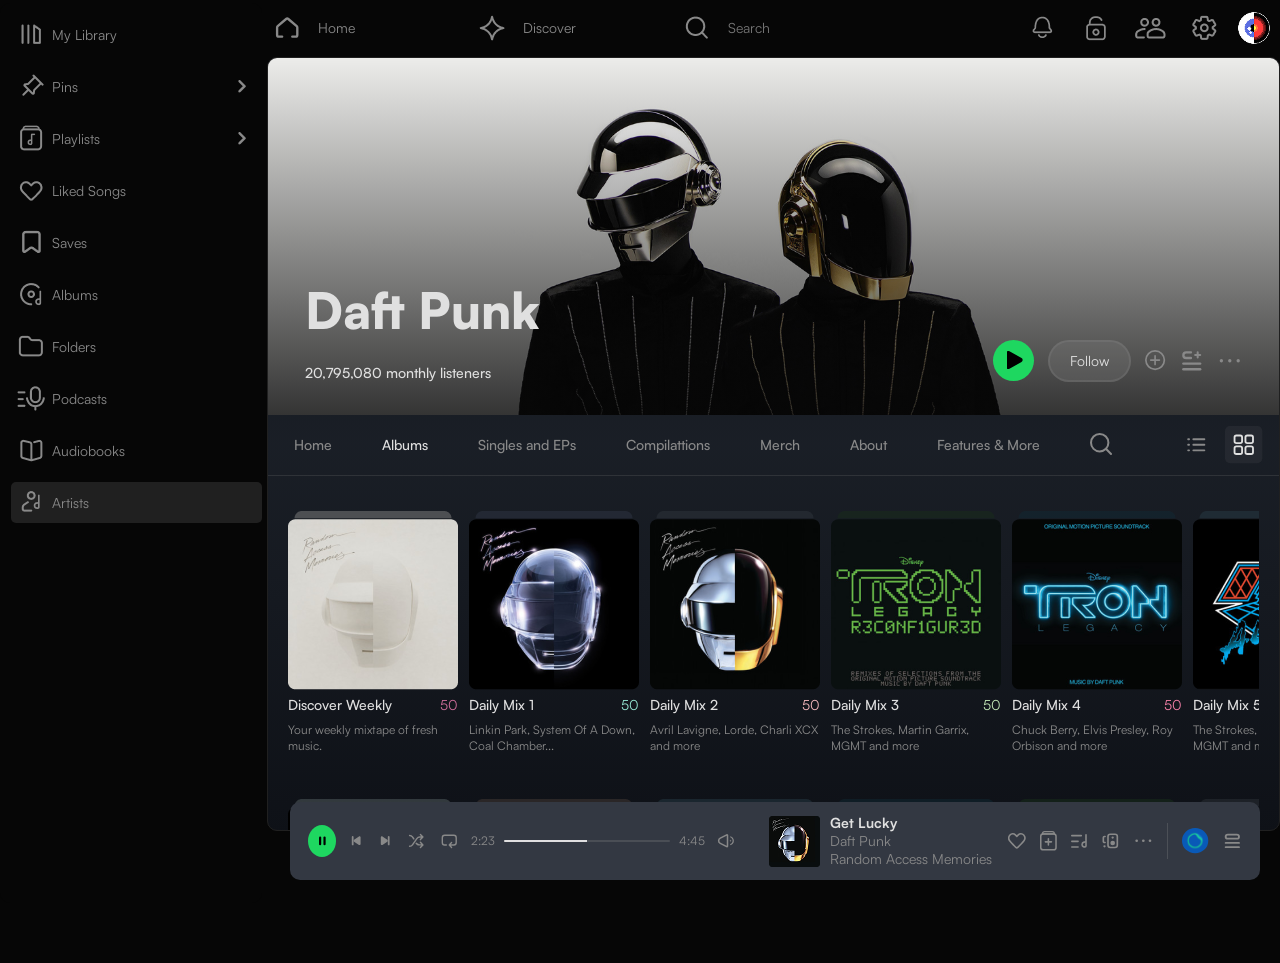
<file: src/artist-albums.html>
<!doctype html>
<html lang="en">
  <head>
    <meta charset="UTF-8" />
    <meta name="viewport" content="width=device-width, initial-scale=1.0" />
    <link rel="stylesheet" href="../styles/style.css" />
    <title>10X Markup Exam | Spotify Clone</title>
  </head>
  <body>
    <div class="layout container">
      <div class="layout__header">
        <header class="header">
          <div>
            <nav class="navigation">
              <!-- Left Navigation -->
              <ul class="nav-links">
                <li class="nav-item pinned_home-btn">
                  <a href="./index.html" class="nav-link home-secondary">
                    <img
                      src="./assets/images/artist/home icon.svg"
                      alt="Home icon"
                      class="nav-icon"
                    />
                    <span>Home</span>
                  </a>
                </li>

                <li class="nav-item">
                  <a href="#" class="nav-link">
                    <img
                      src="./assets/images/header icons/star_discover.png"
                      alt="Discover icon"
                      class="nav-icon"
                    />
                    <span>Discover</span>
                  </a>
                </li>

                <li class="nav-item">
                  <a href="./search.html" class="nav-link">
                    <img
                      src="./assets/images/header icons/search.png"
                      alt="Search icon"
                      class="nav-icon"
                    />
                    <input
                      type="text"
                      name="search"
                      id="search_input"
                      placeholder="Search"
                      class="search"
                    />
                  </a>
                </li>
              </ul>
              <ul class="user-menu">
                <li>
                  <a href="#" aria-label="Notifications">
                    <img
                      src="./assets/images/header icons/notifycation.png"
                      alt=""
                      aria-hidden="true"
                    />
                  </a>
                </li>

                <li>
                  <a href="#" aria-label="Security">
                    <img
                      src="./assets/images/header icons/lock.png"
                      alt=""
                      aria-hidden="true"
                    />
                  </a>
                </li>

                <li>
                  <a href="#" aria-label="Friends">
                    <img
                      src="./assets/images/header icons/friend.png"
                      alt=""
                      aria-hidden="true"
                    />
                  </a>
                </li>

                <li>
                  <a href="#" aria-label="Settings">
                    <img
                      src="./assets/images/header icons/setting.png"
                      alt=""
                      aria-hidden="true"
                    />
                  </a>
                </li>

                <li class="profile-item">
                  <a href="#" aria-label="Profile">
                    <img
                      src="./assets/images/header icons/profile-img.png"
                      alt="User profile"
                      class="profile-img"
                    />
                  </a>
                </li>
              </ul>
            </nav>
            <!-- Mobile Navigation -->
            <nav class="mobile-navigation">
              <ul class="mobile-nav-links">
                <li class="nav-item">
                  <a href="./index.html" class="nav-link home-secondary">
                    <img
                      src="./assets/images/artist/home icon.svg"
                      alt="Home icon"
                      class="nav-icon"
                    />
                    <span>Home</span>
                  </a>
                </li>
                <li class="nav-item">
                  <a href="#" class="nav-link">
                    <img
                      src="./assets/images/header icons/star_discover.png"
                      alt="Discover icon"
                      class="nav-icon"
                    />
                    <span>Discover</span>
                  </a>
                </li>
                <li class="nav-item">
                  <a href="./search.html" class="nav-link">
                    <img
                      src="./assets/images/header icons/search.png"
                      alt="Search icon"
                      class="nav-icon"
                    />
                    <span>Search</span>
                  </a>
                </li>
                <li class="nav-item">
                  <a href="#" class="nav-link">
                    <img
                      src="./assets/images/liked-song-page/library.svg"
                      alt="My Library icon"
                      class="nav-icon"
                    />
                    <span>Library</span>
                  </a>
                </li>
                <li class="nav-item">
                  <a href="#" class="nav-link">
                    <img
                      src="./assets/images/header icons/me.png"
                      alt="My Library icon"
                      class="nav-icon"
                    />
                    <span>Me</span>
                  </a>
                </li>
              </ul>
            </nav>
          </div>
        </header>
      </div>
      <div class="layout__sidebar">
        <section class="hero">
          <!-- side bar -->
          <aside class="sidebar">
            <nav class="sidebar-nav">
              <ul class="sidebar-list">
                <li class="sidebar-item">
                  <a href="#" class="sidebar-link">
                    <img
                      src="./assets/images/header icons/libary.png"
                      alt="My Library icon"
                      class="sidebar-icon"
                    />
                    <span>My Library</span>
                  </a>
                </li>
                <li class="sidebar-item has-arrow">
                  <a href="./pinned.html" class="sidebar-link">
                    <div class="link-name">
                      <img
                        src="./assets/images/aside icons/pin.png"
                        alt="Pins icon"
                        class="sidebar-icon"
                      />
                      <span>Pins</span>
                    </div>
                    <img
                      src="./assets/images/aside icons/right arrow.png"
                      alt=""
                      class="arrow-icon"
                    />
                  </a>
                </li>

                <li class="sidebar-item has-arrow">
                  <a href="./playlist.html" class="sidebar-link">
                    <div class="link-name">
                      <img
                        src="./assets/images/aside icons/playlist.png"
                        alt="Playlists icon"
                        class="sidebar-icon"
                      />
                      <span>Playlists</span>
                    </div>
                    <img
                      src="./assets/images/aside icons/right arrow.png"
                      alt=""
                      class="arrow-icon"
                    />
                  </a>
                </li>

                <li class="sidebar-item">
                  <a href="./liked.html" class="sidebar-link">
                    <img
                      src="./assets/images/aside icons/liked.png"
                      alt="Liked songs icon"
                      class="sidebar-icon"
                    />
                    <span>Liked Songs</span>
                  </a>
                </li>

                <li class="sidebar-item">
                  <a href="#" class="sidebar-link">
                    <img
                      src="./assets/images/aside icons/saves.png"
                      alt="Saves icon"
                      class="sidebar-icon"
                    />
                    <span>Saves</span>
                  </a>
                </li>

                <li class="sidebar-item">
                  <a href="#" class="sidebar-link">
                    <img
                      src="./assets/images/aside icons/albums.png"
                      alt="Albums icon"
                      class="sidebar-icon"
                    />
                    <span>Albums</span>
                  </a>
                </li>

                <li class="sidebar-item">
                  <a href="#" class="sidebar-link">
                    <img
                      src="./assets/images/aside icons/folders.png"
                      alt="Folders icon"
                      class="sidebar-icon"
                    />
                    <span>Folders</span>
                  </a>
                </li>

                <li class="sidebar-item">
                  <a href="#" class="sidebar-link">
                    <img
                      src="./assets/images/aside icons/podcasts.png"
                      alt="Podcasts icon"
                      class="sidebar-icon"
                    />
                    <span>Podcasts</span>
                  </a>
                </li>

                <li class="sidebar-item">
                  <a href="#" class="sidebar-link">
                    <img
                      src="./assets/images/aside icons/audibooks.png"
                      alt="Audiobooks icon"
                      class="sidebar-icon"
                    />
                    <span>Audiobooks</span>
                  </a>
                </li>

                <li class="sidebar-item">
                  <a href="#" class="sidebar-link liked-link">
                    <img
                      src="./assets/images/aside icons/artists.png"
                      alt="Artists icon"
                      class="sidebar-icon"
                    />
                    <span>Artists</span>
                  </a>
                </li>
              </ul>
            </nav>
          </aside>
        </section>
      </div>
      <div class="layout__main">
        <!-- main page main content -->
        <section class="home-content artis__content">
          <div class="home-section artists__section">
            <div class="artist__cover-wrapper">
              <img
                src="./assets/images/artist/artist_cover.png"
                alt="cover image"
              />
              <div class="cover__wrapper--header">
                <div class="cover__wrapper--about">
                  <p>Daft Punk</p>
                  <span>20,795,080 monthly listeners</span>
                </div>
                <div class="cover__wrapper--action">
                  <button class="active-btn">
                    <img src="./assets/images/playlist/Play.svg" alt="play" />
                  </button>
                  <button class="follow_btn">Follow</button>
                  <button>
                    <img
                      src="./assets/images/playlist/Add.svg"
                      alt="add buton"
                    />
                  </button>
                  <button>
                    <img
                      src="./assets/images/playlist/Add-to-Queue.svg"
                      alt="add Add-to-Queue"
                    />
                  </button>
                  <button>
                    <img src="./assets/images/playlist/dotes.svg" alt="dotes" />
                  </button>
                </div>
              </div>
            </div>
            <div class="album__nav">
              <div class="nav-container">
                <nav>
                  <ul>
                    <li><a href="./artist.html">Home</a></li>
                    <li>
                      <a href="./artist-albums.html" class="active">Albums</a>
                    </li>
                    <li><a href="#">Singles and EPs</a></li>
                    <li><a href="#">Compilattions</a></li>
                    <li><a href="#">Merch</a></li>
                    <li>
                      <a href="./artist-about.html">About</a>
                    </li>
                    <li><a href="#">Features & More</a></li>
                    <li>
                      <img src="./assets/images/playlist/search.svg" alt="" />
                    </li>
                  </ul>
                </nav>
              </div>
              <div>
                <a href="./artist-albums-colum.html">
                  <img
                    src="./assets/images/artist/icon-column.svg"
                    alt="icon-column"
                  />
                </a>
                <a href="#">
                  <img
                    src="./assets/images/artist/icon-row.svg"
                    alt="icon-row"
                  />
                </a>
              </div>
            </div>

            <section class="artist__albums-section">
              <div class="home-section">
                <!-- made for you section -->
                <div>
                  <div class="home-section__row">
                    <article class="media-card">
                      <div class="media-card__img card__img--wrapper">
                        <img
                          src="./assets/images/artist/Frame1.png"
                          alt="music card"
                        />
                      </div>
                      <div class="media-card__meta">
                        <div>
                          <h4>Discover Weekly</h4>
                          <span class="Number-of-songs">50</span>
                        </div>
                        <p>Your weekly mixtape of fresh music.</p>
                      </div>
                    </article>

                    <article class="media-card">
                      <div class="media-card__img card__img--wrapper">
                        <img
                          src="./assets/images/artist/Frame2.png"
                          alt="music card"
                        />
                      </div>
                      <div class="media-card__meta">
                        <div>
                          <h4>Daily Mix 1</h4>
                          <span class="Number-of-songs1">50</span>
                        </div>
                        <p>Linkin Park, System Of A Down, Coal Chamber...</p>
                      </div>
                    </article>

                    <article class="media-card">
                      <div class="media-card__img card__img--wrapper">
                        <img
                          src="./assets/images/artist/Frame3.png"
                          alt="music card"
                        />
                      </div>
                      <div class="media-card__meta">
                        <div>
                          <h4>Daily Mix 2</h4>
                          <span class="Number-of-songs2">50</span>
                        </div>
                        <p>Avril Lavigne, Lorde, Charli XCX and more</p>
                      </div>
                    </article>

                    <article class="media-card">
                      <div class="media-card__img card__img--wrapper">
                        <img
                          src="./assets/images/artist/Frame4.png"
                          alt="music card"
                        />
                      </div>
                      <div class="media-card__meta">
                        <div>
                          <h4>Daily Mix 3</h4>
                          <span class="Number-of-songs3">50</span>
                        </div>
                        <p>The Strokes, Martin Garrix, MGMT and more</p>
                      </div>
                    </article>

                    <article class="media-card">
                      <div class="media-card__img card__img--wrapper">
                        <img
                          src="./assets/images/artist/Frame5.png"
                          alt="music card"
                        />
                      </div>
                      <div class="media-card__meta">
                        <div>
                          <h4>Daily Mix 4</h4>
                          <span class="Number-of-songs4">50</span>
                        </div>
                        <p>Chuck Berry, Elvis Presley, Roy Orbison and more</p>
                      </div>
                    </article>

                    <article class="media-card">
                      <div class="media-card__img card__img--wrapper">
                        <img
                          src="./assets/images/artist/Frame6.png"
                          alt="music card"
                        />
                      </div>
                      <div class="media-card__meta">
                        <div>
                          <h4>Daily Mix 5</h4>
                          <span class="Number-of-songs5">50</span>
                        </div>
                        <p>The Strokes, Martin Garrix, MGMT and more</p>
                      </div>
                    </article>

                    <article class="media-card">
                      <div class="media-card__img card__img--wrapper">
                        <img
                          src="./assets/images/artist/Frame7.png"
                          alt="music card"
                        />
                      </div>
                      <div class="media-card__meta">
                        <div>
                          <h4>Nirvana Radio</h4>
                          <span class="Number-of-songs6">50</span>
                        </div>
                        <p>The Strokes, Martin Garrix, MGMT and more</p>
                      </div>
                    </article>

                    <article class="media-card">
                      <div class="media-card__img card__img--wrapper">
                        <img
                          src="./assets/images/artist/Frame8.png"
                          alt="music card"
                        />
                      </div>
                      <div class="media-card__meta">
                        <div>
                          <h4>Fall Out Boy Radio</h4>
                          <span class="Number-of-songs7">50</span>
                        </div>
                        <p>
                          With Panic! At The Disco, The All-American Rejects,...
                        </p>
                      </div>
                    </article>
                  </div>
                </div>
                <!-- made for you section -->

                <!-- Your top mixes section -->
                <div>
                  <div class="home-section__row">
                    <article class="media-card">
                      <div class="media-card__img card__img--wrapper">
                        <img
                          src="./assets/images/artist/Frame8.png"
                          alt="music card"
                        />
                      </div>
                      <div class="media-card__meta">
                        <div>
                          <h4>Rock Mix</h4>
                          <span class="Number-of-songs8">50</span>
                        </div>
                        <p>Red Hot Chili Peppers, R.E.M., Guns N’ Roses...</p>
                      </div>
                    </article>

                    <article class="media-card">
                      <div class="media-card__img card__img--wrapper">
                        <img
                          src="./assets/images/artist/Frame7.png"
                          alt="music card"
                        />
                      </div>
                      <div class="media-card__meta">
                        <div>
                          <h4>Chill Mix</h4>
                          <span class="Number-of-songs9">50</span>
                        </div>
                        <p>MF DOOM, Daft Punk, The Chainsmokers, and more</p>
                      </div>
                    </article>

                    <article class="media-card">
                      <div class="media-card__img card__img--wrapper">
                        <img
                          src="./assets/images/artist/Frame6.png"
                          alt="music card"
                        />
                      </div>
                      <div class="media-card__meta">
                        <div>
                          <h4>Pop Mix</h4>
                          <span class="Number-of-songs10">50</span>
                        </div>
                        <p>Red Hot Chili Peppers, R.E.M., Guns N’ Roses...</p>
                      </div>
                    </article>

                    <article class="media-card">
                      <div class="media-card__img card__img--wrapper">
                        <img
                          src="./assets/images/artist/Frame5.png"
                          alt="music card"
                        />
                      </div>
                      <div class="media-card__meta">
                        <div>
                          <h4>Daft Punk Mix</h4>
                          <span class="Number-of-songs11">50</span>
                        </div>
                        <p>Daft Punk, MGMT, Muse, and more</p>
                      </div>
                    </article>

                    <article class="media-card">
                      <div class="media-card__img card__img--wrapper">
                        <img
                          src="./assets/images/artist/Frame4.png"
                          alt="music card"
                        />
                      </div>
                      <div class="media-card__meta">
                        <div>
                          <h4>Happy Mix</h4>
                          <span class="Number-of-songs12">50</span>
                        </div>
                        <p>The Turtles, Van Morrison, ABBA and more</p>
                      </div>
                    </article>

                    <article class="media-card">
                      <div class="media-card__img card__img--wrapper">
                        <img
                          src="./assets/images/artist/Frame3.png"
                          alt="music card"
                        />
                      </div>
                      <div class="media-card__meta">
                        <div>
                          <h4>David Bowie Mix</h4>
                          <span class="Number-of-songs13">50</span>
                        </div>
                        <p>Soft Cell, The Who and The Clash</p>
                      </div>
                    </article>

                    <article class="media-card">
                      <div class="media-card__img card__img--wrapper">
                        <img
                          src="./assets/images/artist/Frame2.png"
                          alt="music card"
                        />
                      </div>
                      <div class="media-card__meta">
                        <div>
                          <h4>Upbeat Mix</h4>
                          <span class="Number-of-songs14">50</span>
                        </div>
                        <p>
                          Kylie Minogue, Charli XCX, Cage The Elephant and...
                        </p>
                      </div>
                    </article>

                    <article class="media-card">
                      <div class="media-card__img card__img--wrapper">
                        <img
                          src="./assets/images/artist/Frame1.png"
                          alt="music card"
                        />
                      </div>
                      <div class="media-card__meta">
                        <div>
                          <h4>60s Mix</h4>
                          <span class="Number-of-songs15">50</span>
                        </div>
                        <p>Chuck Berry, Skeeter David, Van Morrison and...</p>
                      </div>
                    </article>
                  </div>
                </div>
                <!-- Your top mixes section -->
              </div>
            </section>
          </div>
        </section>
        <!-- main page main content -->
      </div>
      <!-- footer section -->
      <div class="layout__footer">
        <div>
          <div class="Playback-controls">
            <div class="Playback__controls--Progress-bar">
              <a href="./get-lucky.html" class="play-button">
                <img
                  src="./assets/images/footer-icons/Play-Pause.svg"
                  alt="Play-Pause img"
                />
              </a>
              <button>
                <img
                  src="./assets/images/footer-icons/Previous-track.svg"
                  alt="Previous-track img"
                />
              </button>
              <button>
                <img
                  src="./assets/images/footer-icons/Next-Track.svg"
                  alt="Next-Track img"
                />
              </button>
              <button>
                <img
                  src="./assets/images/footer-icons/Shuffle.svg"
                  alt="Shuffle img"
                />
              </button>
              <button>
                <img
                  src="./assets/images/footer-icons/player-nowplaying.svg"
                  alt="player-nowplaying img"
                />
              </button>

              <div class="audio-slider-container">
                <span class="time-display">2:23</span>
                <input
                  type="range"
                  class="custom-range"
                  min="0"
                  max="100"
                  value="50"
                />
                <span class="time-display">4:45</span>
              </div>
              <button>
                <img
                  src="./assets/images/footer-icons/volume.svg"
                  alt="volume"
                />
              </button>
            </div>
            <div class="Track-info">
              <div class="Track__info--container">
                <img
                  src="./assets/images/footer-icons/music-cover.png"
                  alt="music cover img"
                />
                <div>
                  <h4>Get Lucky</h4>
                  <span>Daft Punk</span>
                  <p>Random Access Memories</p>
                </div>
              </div>
              <div class="mobile__actions">
                <button>
                  <img
                    src="./assets/images/footer-icons/player-add.svg"
                    alt="player-add"
                  />
                </button>
                <button>
                  <img src="./assets/images/footer-icons/play.svg" alt="play" />
                </button>
              </div>
            </div>
          </div>

          <div class="action__wrapper">
            <button>
              <img
                src="./assets/images/footer-icons/player-like.svg"
                alt="player-like"
              />
            </button>
            <button>
              <img
                src="./assets/images/footer-icons/player-add.svg"
                alt="player-add"
              />
            </button>

            <button>
              <img
                src="./assets/images/footer-icons/player-queue.svg"
                alt="player-queue"
              />
            </button>

            <button>
              <img
                src="./assets/images/footer-icons/player-device.svg"
                alt="player-device"
              />
            </button>

            <button>
              <img
                src="./assets/images/footer-icons/player-more.svg"
                alt="player-more"
              />
            </button>
            <span></span>
            <button>
              <img
                src="./assets/images/footer-icons/player-profile.svg"
                alt="player-profile"
              />
            </button>

            <button>
              <img
                src="./assets/images/footer-icons/player-menu.svg"
                alt="player-menu"
              />
            </button>
          </div>
        </div>
      </div>
      <!-- footer section -->
    </div>
  </body>
</html>
</file>
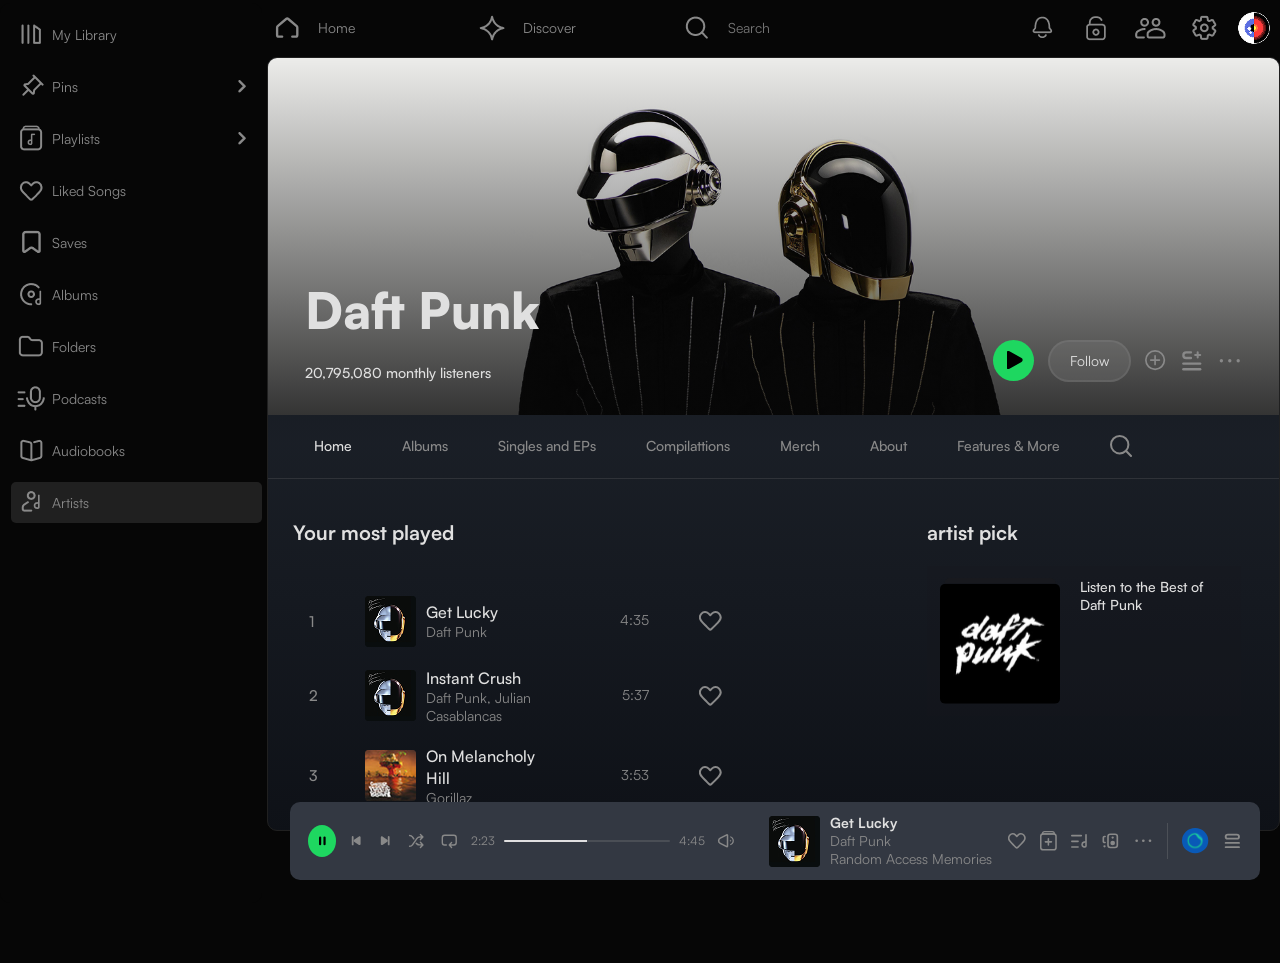
<file: src/artist.html>
<!doctype html>
<html lang="en">
  <head>
    <meta charset="UTF-8" />
    <meta name="viewport" content="width=device-width, initial-scale=1.0" />
    <link rel="stylesheet" href="../styles/style.css" />
    <title>10X Markup Exam | Spotify Clone</title>
  </head>
  <body>
    <div class="layout container">
      <div class="layout__header">
        <header class="header">
          <div>
            <nav class="navigation">
              <!-- Left Navigation -->
              <ul class="nav-links">
                <li class="nav-item pinned_home-btn">
                  <a href="./index.html" class="nav-link home-secondary">
                    <img
                      src="./assets/images/artist/home icon.svg"
                      alt="Home icon"
                      class="nav-icon"
                    />
                    <span>Home</span>
                  </a>
                </li>

                <li class="nav-item">
                  <a href="#" class="nav-link">
                    <img
                      src="./assets/images/header icons/star_discover.png"
                      alt="Discover icon"
                      class="nav-icon"
                    />
                    <span>Discover</span>
                  </a>
                </li>

                <li class="nav-item">
                  <a href="./search.html" class="nav-link">
                    <img
                      src="./assets/images/header icons/search.png"
                      alt="Search icon"
                      class="nav-icon"
                    />
                    <input
                      type="text"
                      name="search"
                      id="search_input"
                      placeholder="Search"
                      class="search"
                    />
                  </a>
                </li>
              </ul>
              <ul class="user-menu">
                <li>
                  <a href="#" aria-label="Notifications">
                    <img
                      src="./assets/images/header icons/notifycation.png"
                      alt=""
                      aria-hidden="true"
                    />
                  </a>
                </li>

                <li>
                  <a href="#" aria-label="Security">
                    <img
                      src="./assets/images/header icons/lock.png"
                      alt=""
                      aria-hidden="true"
                    />
                  </a>
                </li>

                <li>
                  <a href="#" aria-label="Friends">
                    <img
                      src="./assets/images/header icons/friend.png"
                      alt=""
                      aria-hidden="true"
                    />
                  </a>
                </li>

                <li>
                  <a href="#" aria-label="Settings">
                    <img
                      src="./assets/images/header icons/setting.png"
                      alt=""
                      aria-hidden="true"
                    />
                  </a>
                </li>

                <li class="profile-item">
                  <a href="#" aria-label="Profile">
                    <img
                      src="./assets/images/header icons/profile-img.png"
                      alt="User profile"
                      class="profile-img"
                    />
                  </a>
                </li>
              </ul>
            </nav>
            <!-- Mobile Navigation -->
            <nav class="mobile-navigation">
              <ul class="mobile-nav-links">
                <li class="nav-item">
               <a href="./index.html" class="nav-link home-secondary">
                    <img
                      src="./assets/images/artist/home icon.svg"
                      alt="Home icon"
                      class="nav-icon"
                    />
                    <span>Home</span>
                  </a>
                </li>
                <li class="nav-item">
                  <a href="#" class="nav-link">
                    <img
                      src="./assets/images/header icons/star_discover.png"
                      alt="Discover icon"
                      class="nav-icon"
                    />
                    <span>Discover</span>
                  </a>
                </li>
                <li class="nav-item">
                  <a href="./search.html" class="nav-link">
                    <img
                      src="./assets/images/header icons/search.png"
                      alt="Search icon"
                      class="nav-icon"
                    />
                    <span>Search</span>
                  </a>
                </li>
                <li class="nav-item">
                  <a href="#" class="nav-link">
                    <img
                      src="./assets/images/liked-song-page/library.svg"
                      alt="My Library icon"
                      class="nav-icon"
                    />
                    <span>Library</span>
                  </a>
                </li>
                <li class="nav-item">
                  <a href="#" class="nav-link">
                    <img
                      src="./assets/images/header icons/me.png"
                      alt="My Library icon"
                      class="nav-icon"
                    />
                    <span>Me</span>
                  </a>
                </li>
              </ul>
            </nav>
          </div>
        </header>
      </div>
      <div class="layout__sidebar">
        <section class="hero">
          <!-- side bar -->
          <aside class="sidebar">
            <nav class="sidebar-nav">
              <ul class="sidebar-list">
                <li class="sidebar-item">
                  <a href="#" class="sidebar-link">
                    <img
                      src="./assets/images/header icons/libary.png"
                      alt="My Library icon"
                      class="sidebar-icon"
                    />
                    <span>My Library</span>
                  </a>
                </li>
                <li class="sidebar-item has-arrow">
                  <a href="./pinned.html" class="sidebar-link">
                    <div class="link-name">
                      <img
                        src="./assets/images/aside icons/pin.png"
                        alt="Pins icon"
                        class="sidebar-icon"
                      />
                      <span>Pins</span>
                    </div>
                    <img
                      src="./assets/images/aside icons/right arrow.png"
                      alt=""
                      class="arrow-icon"
                    />
                  </a>
                </li>

                <li class="sidebar-item has-arrow">
                  <a href="./playlist.html" class="sidebar-link">
                    <div class="link-name">
                      <img
                        src="./assets/images/aside icons/playlist.png"
                        alt="Playlists icon"
                        class="sidebar-icon"
                      />
                      <span>Playlists</span>
                    </div>
                    <img
                      src="./assets/images/aside icons/right arrow.png"
                      alt=""
                      class="arrow-icon"
                    />
                  </a>
                </li>

                <li class="sidebar-item">
                  <a href="./liked.html" class="sidebar-link">
                    <img
                      src="./assets/images/aside icons/liked.png"
                      alt="Liked songs icon"
                      class="sidebar-icon"
                    />
                    <span>Liked Songs</span>
                  </a>
                </li>

                <li class="sidebar-item">
                  <a href="#" class="sidebar-link">
                    <img
                      src="./assets/images/aside icons/saves.png"
                      alt="Saves icon"
                      class="sidebar-icon"
                    />
                    <span>Saves</span>
                  </a>
                </li>

                <li class="sidebar-item">
                  <a href="#" class="sidebar-link">
                    <img
                      src="./assets/images/aside icons/albums.png"
                      alt="Albums icon"
                      class="sidebar-icon"
                    />
                    <span>Albums</span>
                  </a>
                </li>

                <li class="sidebar-item">
                  <a href="#" class="sidebar-link">
                    <img
                      src="./assets/images/aside icons/folders.png"
                      alt="Folders icon"
                      class="sidebar-icon"
                    />
                    <span>Folders</span>
                  </a>
                </li>

                <li class="sidebar-item">
                  <a href="#" class="sidebar-link">
                    <img
                      src="./assets/images/aside icons/podcasts.png"
                      alt="Podcasts icon"
                      class="sidebar-icon"
                    />
                    <span>Podcasts</span>
                  </a>
                </li>

                <li class="sidebar-item">
                  <a href="#" class="sidebar-link">
                    <img
                      src="./assets/images/aside icons/audibooks.png"
                      alt="Audiobooks icon"
                      class="sidebar-icon"
                    />
                    <span>Audiobooks</span>
                  </a>
                </li>

                <li class="sidebar-item">
                  <a href="#" class="sidebar-link liked-link">
                    <img
                      src="./assets/images/aside icons/artists.png"
                      alt="Artists icon"
                      class="sidebar-icon"
                    />
                    <span>Artists</span>
                  </a>
                </li>
              </ul>
            </nav>
          </aside>
        </section>
      </div>
      <div class="layout__main">
        <!-- main page main content -->
        <section class="home-content artis__content">
          <div class="home-section artists__section">
            <div class="artist__cover-wrapper">
              <img
                src="./assets/images/artist/artist_cover.png"
                alt="cover image"
              />
              <div class="cover__wrapper--header">
                <div class="cover__wrapper--about">
                  <p>Daft Punk</p>
                  <span>20,795,080 monthly listeners</span>
                </div>
                <div class="cover__wrapper--action">
                  <button class="active-btn">
                    <img src="./assets/images/playlist/Play.svg" alt="play" />
                  </button>
                  <button class="follow_btn">Follow</button>
                  <button>
                    <img
                      src="./assets/images/playlist/Add.svg"
                      alt="add buton"
                    />
                  </button>
                  <button>
                    <img
                      src="./assets/images/playlist/Add-to-Queue.svg"
                      alt="add Add-to-Queue"
                    />
                  </button>
                  <button>
                    <img src="./assets/images/playlist/dotes.svg" alt="dotes" />
                  </button>
                </div>
              </div>
            </div>
            <div class="artist__nav">
              <nav>
                <ul>
                  <li><a href="#" class="active">Home</a></li>
                  <li><a href="./artist-albums.html">Albums</a></li>
                  <li><a href="#">Singles and EPs</a></li>
                  <li><a href="#">Compilattions</a></li>
                  <li><a href="#">Merch</a></li>
                  <li><a href="./artist-about.html">About</a></li>
                  <li><a href="#">Features & More</a></li>
                  <li>
                    <img src="./assets/images/playlist/search.svg" alt="" />
                  </li>
                </ul>
              </nav>
            </div>
            <div class="artist__music-wrapper">
              <div class="table__section plalist__table-section artist_table">
                <!-- playlist headre section -->
                <div class="table__section--header artists__section--header">
                  <h2>Your most played</h2>
                </div>

                <!-- table here -->
                <div
                  class="table__section plalist__table-section artist__table--section"
                >
                  <div class="songs-table playlist-table artist__table">
                    <div class="songs-list">
                      <div class="song-row">
                        <div class="song-index">1</div>
                        <div class="song-info">
                          <img
                            src="./assets/images/liked-song-page/frame1.png"
                            alt="Get Lucky"
                          />
                          <div class="text">
                            <h4>Get Lucky</h4>
                            <p>Daft Punk</p>
                          </div>
                        </div>
                        <div class="arsist__song-row">
                          <div class="song-duration">4:35</div>
                          <img
                            src="./assets/images/playlist/heart.svg"
                            alt="heart svg"
                          />
                        </div>
                      </div>

                      <div class="song-row">
                        <div class="song-index">2</div>
                        <div class="song-info">
                          <img
                            src="./assets/images/liked-song-page/frame1.png"
                            alt="Instant Crush"
                          />
                          <div class="text">
                            <h4>Instant Crush</h4>
                            <p>Daft Punk, Julian Casablancas</p>
                          </div>
                        </div>
                        <div class="arsist__song-row">
                          <div class="song-duration">5:37</div>
                          <img
                            src="./assets/images/playlist/heart.svg"
                            alt="heart svg"
                          />
                        </div>
                      </div>

                      <div class="song-row">
                        <div class="song-index">3</div>
                        <div class="song-info">
                          <img
                            src="./assets/images/liked-song-page/frame2.png"
                            alt="On Melancholy Hill"
                          />
                          <div class="text">
                            <h4>On Melancholy Hill</h4>
                            <p>Gorillaz</p>
                          </div>
                        </div>
                        <div class="arsist__song-row">
                          <div class="song-duration">3:53</div>
                          <img
                            src="./assets/images/playlist/heart.svg"
                            alt="heart svg"
                          />
                        </div>
                      </div>

                      <div class="song-row">
                        <div class="song-index">4</div>
                        <div class="song-info">
                          <img
                            src="./assets/images/liked-song-page/frame3.png"
                            alt="Tainted Love"
                          />
                          <div class="text">
                            <h4>Tainted Love</h4>
                            <p>Soft Cell</p>
                          </div>
                        </div>
                        <div class="arsist__song-row">
                          <div class="song-duration">2:32</div>
                          <img
                            src="./assets/images/playlist/heart.svg"
                            alt="heart svg"
                          />
                        </div>
                      </div>
                      <div class="song-row">
                        <div class="song-index">5</div>
                        <div class="song-info">
                          <img
                            src="./assets/images/liked-song-page/frame4.png"
                            alt="One More Time"
                          />
                          <div class="text">
                            <h4>One More Time</h4>
                            <p>Daft Punk</p>
                          </div>
                        </div>
                        <div class="arsist__song-row">
                          <div class="song-duration">5:20</div>
                          <img
                            src="./assets/images/playlist/heart.svg"
                            alt="heart svg"
                          />
                        </div>
                      </div>
                      <div class="song-row">
                        <div class="song-index">6</div>
                        <div class="song-info">
                          <img
                            src="./assets/images/liked-song-page/frame5.png"
                            alt="Electric Feel"
                          />
                          <div class="text">
                            <h4>Electric Feel</h4>
                            <p>MGMT</p>
                          </div>
                        </div>
                        <div class="arsist__song-row">
                          <div class="song-duration">3:49</div>
                          <img
                            src="./assets/images/playlist/heart.svg"
                            alt="heart svg"
                          />
                        </div>
                      </div>
                      <div class="song-row">
                        <div class="song-index">7</div>
                        <div class="song-info">
                          <img
                            src="./assets/images/liked-song-page/frame1.png"
                            alt="Give Life Back to Music"
                          />
                          <div class="text">
                            <h4>Give Life Back to Music</h4>
                            <p>Daft Punk</p>
                          </div>
                        </div>
                        <div class="arsist__song-row">
                          <div class="song-duration">4:35</div>
                          <img
                            src="./assets/images/playlist/heart.svg"
                            alt="heart svg"
                          />
                        </div>
                      </div>
                    </div>
                  </div>
                  <!-- table -->
                </div>
                <!-- table -->
              </div>
              <div class="artist__pick">
                <h2>artist pick</h2>
                <div class="artist__pick--cards">
                  <div class="artist__pick--card">
                    <img
                      src="./assets/images/artist/Frame 126.svg"
                      alt="music card"
                    />
                    <p>Listen to the Best of Daft Punk</p>
                  </div>
                </div>
              </div>
            </div>

            <div class="artis__content-mobile">
              <div class="search__filter--wrapper--mobile">
                <div class="search__page-mobile-input">
                  <input
                    type="text"
                    name="search"
                    placeholder="Search library"
                    class="search"
                  />
                  <img
                    src="./assets/images/header icons/search.png"
                    alt="Search icon"
                    class="nav-icon"
                  />
                </div>
                <button>
                  <img
                    src="./assets/images/liked-song-page/pluse.svg"
                    alt="pluse"
                  />
                </button>
              </div>
              <div class="liked__song--actions">
                <div class="penned__icon-wraper">
                  <button>
                    <img
                      src="./assets/images/liked-song-page/GridViewIcon.svg"
                      alt="GridViewIcon"
                    />
                  </button>
                  <span>Recent</span>
                </div>
                <div class="penned__icon-wraper">
                  <button>
                    <img
                      src="./assets/images/pinned-page/FilterIcon.svg"
                      alt="Filter-icon"
                    />
                  </button>
                  <span>Group</span>
                </div>
              </div>
              <div class="liked__song--mobile-content">
                <div>
                  <p>Playlists</p>
                  <button>
                    <img
                      src="./assets/images/liked-song-page/arrow-right.svg"
                      alt="arrow-right"
                    />
                  </button>
                </div>
                <div>
                  <p>Playlists by Spotify</p>
                  <button>
                    <img
                      src="./assets/images/liked-song-page/arrow-right.svg"
                      alt="arrow-right"
                    />
                  </button>
                </div>

                <div>
                  <p>Albums</p>
                  <button>
                    <img
                      src="./assets/images/liked-song-page/arrow-right.svg"
                      alt="arrow-right"
                    />
                  </button>
                </div>

                <div>
                  <p>Folders</p>
                  <button>
                    <img
                      src="./assets/images/liked-song-page/arrow-right.svg"
                      alt="arrow-right"
                    />
                  </button>
                </div>

                <div>
                  <p>Artists</p>
                  <button>
                    <img
                      src="./assets/images/liked-song-page/arrow-right.svg"
                      alt="arrow-right"
                    />
                  </button>
                </div>
              </div>
            </div>
          </div>
        </section>
        <!-- main page main content -->
      </div>
      <!-- footer section -->
      <div class="layout__footer">
        <div>
          <div class="Playback-controls">
            <div class="Playback__controls--Progress-bar">
              <a href="./get-lucky.html" class="play-button">
                <img
                  src="./assets/images/footer-icons/Play-Pause.svg"
                  alt="Play-Pause img"
                />
              </a>
              <button>
                <img
                  src="./assets/images/footer-icons/Previous-track.svg"
                  alt="Previous-track img"
                />
              </button>
              <button>
                <img
                  src="./assets/images/footer-icons/Next-Track.svg"
                  alt="Next-Track img"
                />
              </button>
              <button>
                <img
                  src="./assets/images/footer-icons/Shuffle.svg"
                  alt="Shuffle img"
                />
              </button>
              <button>
                <img
                  src="./assets/images/footer-icons/player-nowplaying.svg"
                  alt="player-nowplaying img"
                />
              </button>

              <div class="audio-slider-container">
                <span class="time-display">2:23</span>
                <input
                  type="range"
                  class="custom-range"
                  min="0"
                  max="100"
                  value="50"
                />
                <span class="time-display">4:45</span>
              </div>
              <button>
                <img
                  src="./assets/images/footer-icons/volume.svg"
                  alt="volume"
                />
              </button>
            </div>
            <div class="Track-info">
              <div class="Track__info--container">
                <img
                  src="./assets/images/footer-icons/music-cover.png"
                  alt="music cover img"
                />
                <div>
                  <h4>Get Lucky</h4>
                  <span>Daft Punk</span>
                  <p>Random Access Memories</p>
                </div>
              </div>
              <div class="mobile__actions">
                <button>
                  <img
                    src="./assets/images/footer-icons/player-add.svg"
                    alt="player-add"
                  />
                </button>
                <button>
                  <img src="./assets/images/footer-icons/play.svg" alt="play" />
                </button>
              </div>
            </div>
          </div>

          <div class="action__wrapper">
            <button>
              <img
                src="./assets/images/footer-icons/player-like.svg"
                alt="player-like"
              />
            </button>
            <button>
              <img
                src="./assets/images/footer-icons/player-add.svg"
                alt="player-add"
              />
            </button>

            <button>
              <img
                src="./assets/images/footer-icons/player-queue.svg"
                alt="player-queue"
              />
            </button>

            <button>
              <img
                src="./assets/images/footer-icons/player-device.svg"
                alt="player-device"
              />
            </button>

            <button>
              <img
                src="./assets/images/footer-icons/player-more.svg"
                alt="player-more"
              />
            </button>
            <span></span>
            <button>
              <img
                src="./assets/images/footer-icons/player-profile.svg"
                alt="player-profile"
              />
            </button>

            <button>
              <img
                src="./assets/images/footer-icons/player-menu.svg"
                alt="player-menu"
              />
            </button>
          </div>
        </div>
      </div>
      <!-- footer section -->
    </div>
  </body>
</html>
</file>
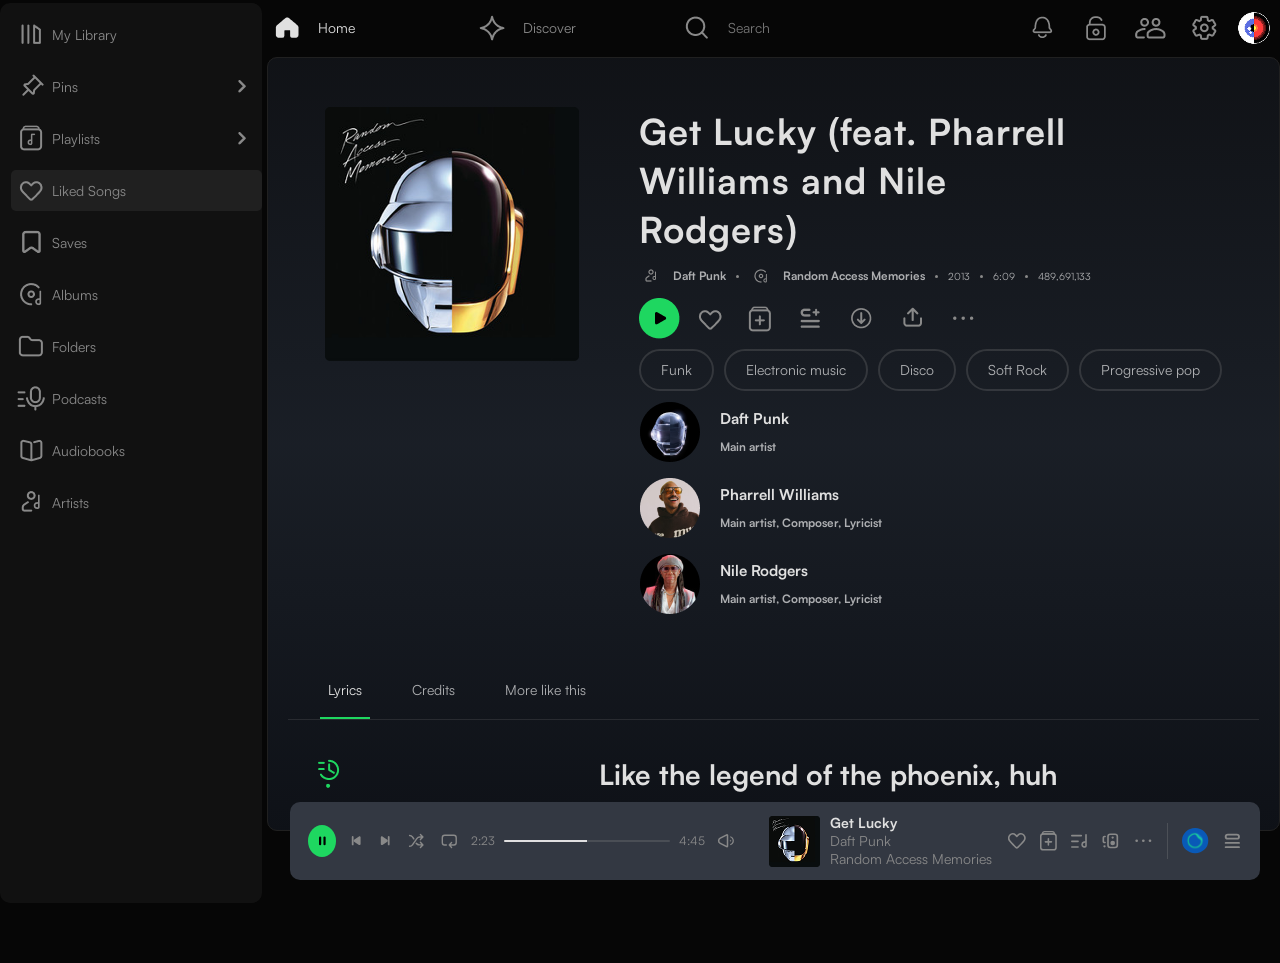
<file: src/get-lucky-music-lyrics.html>
<!doctype html>
<html lang="en">
  <head>
    <meta charset="UTF-8" />
    <meta name="viewport" content="width=device-width, initial-scale=1.0" />
    <link rel="stylesheet" href="../styles/style.css" />
    <title>10X Markup Exam | Spotify Clone</title>
  </head>
  <body class="page-get-lucky">
    <div class="layout container">
      <div class="layout__header">
        <header class="header">
          <div>
            <nav class="navigation">
              <!-- Left Navigation -->
              <ul class="nav-links">
                <li class="nav-item pinned_home-btn">
                  <a href="./index.html" class="nav-link">
                    <img
                      src="./assets/images/header icons/home.png"
                      alt="Home icon"
                      class="nav-icon"
                    />
                    <span>Home</span>
                  </a>
                </li>

                <li class="nav-item">
                  <a href="#" class="nav-link">
                    <img
                      src="./assets/images/header icons/star_discover.png"
                      alt="Discover icon"
                      class="nav-icon"
                    />
                    <span>Discover</span>
                  </a>
                </li>

                <li class="nav-item">
                  <a href="./search.html" class="nav-link">
                    <img
                      src="./assets/images/header icons/search.png"
                      alt="Search icon"
                      class="nav-icon"
                    />
                    <input
                      type="text"
                      name="search"
                      id="search_input"
                      placeholder="Search"
                      class="search"
                    />
                  </a>
                </li>
              </ul>
              <ul class="user-menu">
                <li>
                  <a href="#" aria-label="Notifications">
                    <img
                      src="./assets/images/header icons/notifycation.png"
                      alt=""
                      aria-hidden="true"
                    />
                  </a>
                </li>

                <li>
                  <a href="#" aria-label="Security">
                    <img
                      src="./assets/images/header icons/lock.png"
                      alt=""
                      aria-hidden="true"
                    />
                  </a>
                </li>

                <li>
                  <a href="#" aria-label="Friends">
                    <img
                      src="./assets/images/header icons/friend.png"
                      alt=""
                      aria-hidden="true"
                    />
                  </a>
                </li>

                <li>
                  <a href="#" aria-label="Settings">
                    <img
                      src="./assets/images/header icons/setting.png"
                      alt=""
                      aria-hidden="true"
                    />
                  </a>
                </li>

                <li class="profile-item">
                  <a href="#" aria-label="Profile">
                    <img
                      src="./assets/images/header icons/profile-img.png"
                      alt="User profile"
                      class="profile-img"
                    />
                  </a>
                </li>
              </ul>
            </nav>
            <!-- Mobile Navigation -->
            <nav class="mobile-navigation">
              <ul class="mobile-nav-links">
                <li class="nav-item">
                  <a href="./index.html" class="nav-link">
                    <img
                      src="./assets/images/header icons/home.png"
                      alt="Home icon"
                      class="nav-icon"
                    />
                    <span>Home</span>
                  </a>
                </li>
                <li class="nav-item">
                  <a href="#" class="nav-link">
                    <img
                      src="./assets/images/header icons/star_discover.png"
                      alt="Discover icon"
                      class="nav-icon"
                    />
                    <span>Discover</span>
                  </a>
                </li>
                <li class="nav-item">
                  <a href="./search.html" class="nav-link">
                    <img
                      src="./assets/images/header icons/search.png"
                      alt="Search icon"
                      class="nav-icon"
                    />
                    <span>Search</span>
                  </a>
                </li>
                <li class="nav-item">
                  <a href="#" class="nav-link">
                    <img
                      src="./assets/images/liked-song-page/library.svg"
                      alt="My Library icon"
                      class="nav-icon"
                    />
                    <span>Library</span>
                  </a>
                </li>
                <li class="nav-item">
                  <a href="#" class="nav-link">
                    <img
                      src="./assets/images/header icons/me.png"
                      alt="My Library icon"
                      class="nav-icon"
                    />
                    <span>Me</span>
                  </a>
                </li>
              </ul>
            </nav>
          </div>
        </header>
      </div>
      <div class="layout__sidebar">
        <section class="hero">
          <!-- side bar -->
          <aside class="sidebar pinned__sidebar">
            <nav class="sidebar-nav">
              <ul class="sidebar-list">
                <li class="sidebar-item">
                  <a href="#" class="sidebar-link">
                    <img
                      src="./assets/images/header icons/libary.png"
                      alt="My Library icon"
                      class="sidebar-icon"
                    />
                    <span>My Library</span>
                  </a>
                </li>
                <li class="sidebar-item has-arrow">
                  <a href="./pinned.html" class="sidebar-link">
                    <div class="link-name">
                      <img
                        src="./assets/images/aside icons/pin.png"
                        alt="Pins icon"
                        class="sidebar-icon"
                      />
                      <span>Pins</span>
                    </div>
                    <img
                      src="./assets/images/aside icons/right arrow.png"
                      alt=""
                      class="arrow-icon"
                    />
                  </a>
                </li>

                <li class="sidebar-item has-arrow">
                  <a href="./playlist.html" class="sidebar-link">
                    <div class="link-name">
                      <img
                        src="./assets/images/aside icons/playlist.png"
                        alt="Playlists icon"
                        class="sidebar-icon"
                      />
                      <span>Playlists</span>
                    </div>
                    <img
                      src="./assets/images/aside icons/right arrow.png"
                      alt=""
                      class="arrow-icon"
                    />
                  </a>
                </li>

                <li class="sidebar-item">
                  <a href="#" class="sidebar-link liked-link">
                    <img
                      src="./assets/images/aside icons/liked.png"
                      alt="Liked songs icon"
                      class="sidebar-icon"
                    />
                    <span>Liked Songs</span>
                  </a>
                </li>

                <li class="sidebar-item">
                  <a href="#" class="sidebar-link">
                    <img
                      src="./assets/images/aside icons/saves.png"
                      alt="Saves icon"
                      class="sidebar-icon"
                    />
                    <span>Saves</span>
                  </a>
                </li>

                <li class="sidebar-item">
                  <a href="#" class="sidebar-link">
                    <img
                      src="./assets/images/aside icons/albums.png"
                      alt="Albums icon"
                      class="sidebar-icon"
                    />
                    <span>Albums</span>
                  </a>
                </li>

                <li class="sidebar-item">
                  <a href="#" class="sidebar-link">
                    <img
                      src="./assets/images/aside icons/folders.png"
                      alt="Folders icon"
                      class="sidebar-icon"
                    />
                    <span>Folders</span>
                  </a>
                </li>

                <li class="sidebar-item">
                  <a href="#" class="sidebar-link">
                    <img
                      src="./assets/images/aside icons/podcasts.png"
                      alt="Podcasts icon"
                      class="sidebar-icon"
                    />
                    <span>Podcasts</span>
                  </a>
                </li>

                <li class="sidebar-item">
                  <a href="#" class="sidebar-link">
                    <img
                      src="./assets/images/aside icons/audibooks.png"
                      alt="Audiobooks icon"
                      class="sidebar-icon"
                    />
                    <span>Audiobooks</span>
                  </a>
                </li>

                <li class="sidebar-item">
                  <a href="./artist.html" class="sidebar-link">
                    <img
                      src="./assets/images/aside icons/artists.png"
                      alt="Artists icon"
                      class="sidebar-icon"
                    />
                    <span>Artists</span>
                  </a>
                </li>
              </ul>
            </nav>
          </aside>
        </section>
      </div>
      <div class="layout__main">
        <!-- main page main content -->
        <section class="home-content">
          <div class="home-section">
            <div class="song-info-suggestion">
              <div class="album-photo">
                <img
                  style="width: 100%; height: 100%"
                  src="./assets/images/song-get-lucky/song album photo.png"
                  alt="song album photo get lucky"
                />
              </div>
              <div class="info">
                <div class="music-title">
                  <h1>Get Lucky (feat. Pharrell Williams and Nile Rodgers)</h1>
                </div>
                <div class="music-release-info">
                  <img
                    src="./assets/images/song-get-lucky/mini-artist.png"
                    alt=""
                  />
                  <h3>Daft Punk</h3>
                  <span class="circle-dot"></span>
                  <img
                    src="./assets/images/song-get-lucky/music-disk.png"
                    alt=""
                  />
                  <h3>Random Access Memories</h3>
                  <span class="circle-dot"></span>
                  <p>2013</p>
                  <span class="circle-dot"></span>
                  <p>6:09</p>
                  <span class="circle-dot"></span>
                  <p>489,691,133</p>
                </div>
                <div class="control-play">
                  <img src="./assets/images/song-get-lucky/playy.png" alt="" />
                  <img
                    src="./assets/images/song-get-lucky/favortie.png"
                    alt=""
                  />
                  <img
                    src="./assets/images/song-get-lucky/add-playlist.png"
                    alt=""
                  />
                  <img
                    src="./assets/images/song-get-lucky/add-list.png"
                    alt=""
                  />
                  <img
                    src="./assets/images/song-get-lucky/downloadd.png"
                    alt=""
                  /><img
                    src="./assets/images/song-get-lucky/share.png"
                    alt=""
                  /><img
                    src="./assets/images/song-get-lucky/others.png"
                    alt=""
                  />
                </div>
                <div class="music-style">
                  <p>Funk</p>
                  <p>Electronic music</p>
                  <p>Disco</p>
                  <p>Soft Rock</p>
                  <p>Progressive pop</p>
                </div>
                <div class="feat-artists">
                  <div class="feat-artist">
                    <div class="artist-img">
                      <img
                        src="./assets/images/song-get-lucky/daftpunk.png"
                        alt=""
                      />
                    </div>
                    <div class="name-role">
                      <h2>Daft Punk</h2>
                      <h3>Main artist</h3>
                    </div>
                  </div>
                  <div class="feat-artist">
                    <div class="artist-img">
                      <img
                        src="./assets/images/song-get-lucky/paralell williams.png"
                        alt=""
                      />
                    </div>
                    <div class="name-role">
                      <h2>Pharrell Williams</h2>
                      <h3>Main artist, Composer, Lyricist</h3>
                    </div>
                  </div>
                  <div class="feat-artist">
                    <div class="artist-img">
                      <img
                        src="./assets/images/song-get-lucky/nile rodges.png"
                        alt=""
                      />
                    </div>
                    <div class="name-role">
                      <h2>Nile Rodgers</h2>
                      <h3>Main artist, Composer, Lyricist</h3>
                    </div>
                  </div>
                </div>
              </div>
            </div>
            <div class="lyrics">
              <nav class="lyrics-nav">
                <ul class="nav-list">
                  <li class="nav-item opened"><a href="">Lyrics</a></li>
                  <li class="nav-item"><a href="">Credits</a></li>
                  <li class="nav-item"><a href="">More like this</a></li>
                </ul>
              </nav>
            </div>
            <div class="lyrics-control">
              <ul class="nav-control-list">
                <li>
                  <a href=""
                    ><img
                      src="./assets/images/song-get-lucky/history.png"
                      alt=""
                  /></a>
                </li>
                <li class="nav-control-item">
                  <a href=""
                    ><img
                      src="./assets/images/song-get-lucky/language.png"
                      alt=""
                  /></a>
                </li>
                <li>
                  <a href=""
                    ><img
                      src="./assets/images/song-get-lucky/comment.png"
                      alt=""
                  /></a>
                </li>
                <li>
                  <a href=""
                    ><img
                      src="./assets/images/song-get-lucky/font-control.png"
                      alt=""
                  /></a>
                </li>
              </ul>
              <div class="lyrics-text">
                <p>Like the legend of the phoenix, huh</p>
                <p>All ends with beginnings</p>
                <p>What keeps the planet spinning, ah</p>
                <p>The force from the beginning, hm, look</p>
              </div>
            </div>
          </div>
          <!-- mobile content -->
            <!-- lyrics mobile opened -->
            <section class="lyrics-mobile-opened">
              <div class="head-mobile-section-lyrics-opened">
                <div class="album-control">
                  <div class="arrow-list">
                    <img
                      src="./assets/images/song-get-lucky//mobile/down-arrow.png"
                      alt=""
                    />
                  </div>
                  <div class="album-name">
                    <img
                      src="./assets/images/friedn-activity-icons/active.png"
                      alt=""
                    />
                    <p class="lyrics-opened-p-name">
                      Get Lucky (feat. Pharrell Williams and Nile Rodgers)
                    </p>
                  </div>
                </div>
                <div class="lyric-div">
                  <p>
                    Like the legend of the phoenix, huh <br />
                    All ends with beginnings<br />
                    What keeps the planet spinning, ah<br />
                    The force from the beginning, hm, look<br />
                    We've come too far<br />
                    To give up who we are<br />
                    So let's raise the bar<br />
                    And our cups to the stars<br />
                    She's up all night 'til the sun<br />
                    I'm up all night to get some<br />
                    She’s up all night for good fun<br />
                    I’m up all night to get lucky<br />
                    We’re up all night ‘til the sun<br />
                    We’re up all night to get some<br />
                    We’re up all night for good fun<br />
                    We’re up all night to get lucky<br />
                    We’re up all night to get lucky<br />
                    We’re up all night to get lucky<br />
                    We’re up all night to get lucky<br />
                    We’re up all night to get lucky<br />
                    The present has no rhythm<br />
                    Your gift keeps on giving<br />
                    What is this I’m feeling?<br />
                    If you want to leave, I’m with it<br />
                    We’ve come too far<br />
                    To give up who we are<br />
                    So let’s raise the bar<br />
                    And our cups to the stars<br />
                    She's up all night 'til the sun<br />
                    I'm up all night to get some<br />
                    She’s up all night for good fun<br />
                    I’m up all night to get lucky<br />
                    We’re up all night ‘til the sun<br />
                    We’re up all night to get some<br />
                    We’re up all night for good fun<br />
                    We’re up all night to get lucky<br />
                    We’re up all night to get lucky<br />
                    We’re up all night to get lucky<br />
                    We’re up all night to get lucky<br />
                    We’re up all night to get lucky
                  </p>
                </div>
              </div>
              <!-- lyrics mobile opened -->
            </section>
            <!-- next up  -->
            
            <section class="full-control">
              <div class="Playback-controls">
                <div class="Playback__controls--Progress-bar">
                  <div class="audio-slider-container">
                    <div class="time-line">
                      <input
                        type="range"
                        class="custom-range"
                        min="0"
                        max="100"
                        value="50"
                      />
                    </div>
                    <div class="time-show">
                      <span class="time-display">2:23</span>

                      <span class="time-display">4:45</span>
                    </div>
                  </div>
                  <div class="control-music">
                    <button>
                      <img
                        src="./assets/images/footer-icons/Shuffle.svg"
                        alt="Shuffle img"
                      />
                    </button>
                    <button>
                      <img
                        src="./assets/images/footer-icons/Previous-track.svg"
                        alt="Previous-track img"
                      />
                    </button>
                    <button class="play-button">
                      <img
                        src="./assets/images/song-get-lucky/mobile/mobile-play.png"
                        alt="Play-Pause img"
                      />
                    </button>
                    <button>
                      <img
                        src="./assets/images/footer-icons/Next-Track.svg"
                        alt="Next-Track img"
                      />
                    </button>

                    <button>
                      <img
                        src="./assets/images/footer-icons/player-nowplaying.svg"
                        alt="player-nowplaying img"
                      />
                    </button>
                  </div>
                </div>
              </div>
              <div class="control-page">
                <div class="control-list">
                  <img
                    src="./assets/images/song-get-lucky/mobile/proflie-list.png"
                    alt=""
                  />
                  <img
                    src="./assets/images/song-get-lucky/mobile/mobile-share.png"
                    alt=""
                  />
                  <a href="./get-lucky.html" class="lyrics-page-mobile">
                    
                    <img
                      class="lyrics-icon"
                      src="./assets/images/song-get-lucky/mobile/lyrics.png"
                      alt=""
                    />
                  </a>
                  <a href="./get-lucly-next-up.html">

                      <img
                      class="next-track "
                      src="./assets/images/song-get-lucky/mobile/list.png"
                      alt=""
                      />
                    </a>
                  <img
                    src="./assets/images/song-get-lucky/mobile/song-more.png"
                    alt=""
                  />
                </div>
              </div>
            </section>
          </section>
        </section>
      </div>
      <!-- main page main content -->
      <!-- footer section -->
      <div class="layout__footer">
        <div>
          <div class="Playback-controls">
            <div class="Playback__controls--Progress-bar">
              <a href="./get-lucky.html" class="play-button">
                <img
                  src="./assets/images/footer-icons/Play-Pause.svg"
                  alt="Play-Pause img"
                />
              </a>
              <button>
                <img
                  src="./assets/images/footer-icons/Previous-track.svg"
                  alt="Previous-track img"
                />
              </button>
              <button>
                <img
                  src="./assets/images/footer-icons/Next-Track.svg"
                  alt="Next-Track img"
                />
              </button>
              <button>
                <img
                  src="./assets/images/footer-icons/Shuffle.svg"
                  alt="Shuffle img"
                />
              </button>
              <button>
                <img
                  src="./assets/images/footer-icons/player-nowplaying.svg"
                  alt="player-nowplaying img"
                />
              </button>

              <div class="audio-slider-container">
                <span class="time-display">2:23</span>
                <input
                  type="range"
                  class="custom-range"
                  min="0"
                  max="100"
                  value="50"
                />
                <span class="time-display">4:45</span>
              </div>
              <button>
                <img
                  src="./assets/images/footer-icons/volume.svg"
                  alt="volume"
                />
              </button>
            </div>
            <div class="Track-info">
              <div class="Track__info--container">
                <img
                  src="./assets/images/footer-icons/music-cover.png"
                  alt="music cover img"
                />
                <div>
                  <h4>Get Lucky</h4>
                  <span>Daft Punk</span>
                  <p>Random Access Memories</p>
                </div>
              </div>
              <div class="mobile__actions">
                <button>
                  <img
                    src="./assets/images/footer-icons/player-add.svg"
                    alt="player-add"
                  />
                </button>
                <button>
                  <img src="./assets/images/footer-icons/play.svg" alt="play" />
                </button>
              </div>
            </div>
          </div>

          <div class="action__wrapper">
            <button>
              <img
                src="./assets/images/footer-icons/player-like.svg"
                alt="player-like"
              />
            </button>
            <button>
              <img
                src="./assets/images/footer-icons/player-add.svg"
                alt="player-add"
              />
            </button>

            <button>
              <img
                src="./assets/images/footer-icons/player-queue.svg"
                alt="player-queue"
              />
            </button>

            <button>
              <img
                src="./assets/images/footer-icons/player-device.svg"
                alt="player-device"
              />
            </button>

            <button>
              <img
                src="./assets/images/footer-icons/player-more.svg"
                alt="player-more"
              />
            </button>
            <span></span>
            <button>
              <img
                src="./assets/images/footer-icons/player-profile.svg"
                alt="player-profile"
              />
            </button>

            <button>
              <img
                src="./assets/images/footer-icons/player-menu.svg"
                alt="player-menu"
              />
            </button>
          </div>
        </div>
      </div>
      <!-- footer section -->
    </div>
  </body>
</html>
</file>
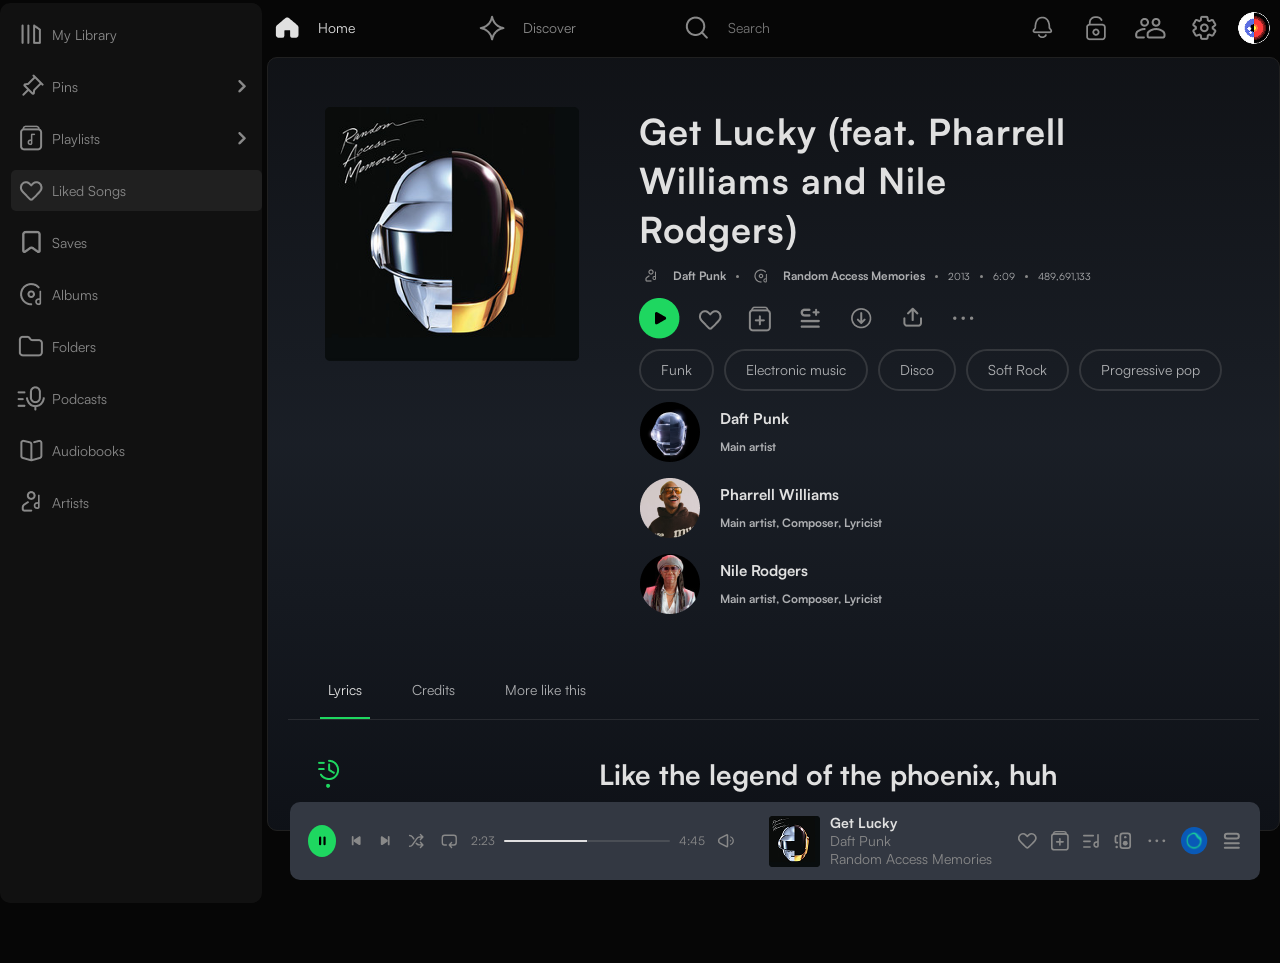
<file: src/get-lucky.html>
<!doctype html>
<html lang="en">
  <head>
    <meta charset="UTF-8" />
    <meta name="viewport" content="width=device-width, initial-scale=1.0" />
    <link rel="stylesheet" href="../styles/style.css" />
    <title>10X Markup Exam | Spotify Clone</title>
  </head>
  <body class="page-get-lucky">
    <div class="layout container">
      <div class="layout__header">
        <header class="header">
          <div>
            <nav class="navigation">
              <!-- Left Navigation -->
              <ul class="nav-links">
                <li class="nav-item pinned_home-btn">
                  <a href="./index.html" class="nav-link">
                    <img
                      src="./assets/images/header icons/home.png"
                      alt="Home icon"
                      class="nav-icon"
                    />
                    <span>Home</span>
                  </a>
                </li>

                <li class="nav-item">
                  <a href="#" class="nav-link">
                    <img
                      src="./assets/images/header icons/star_discover.png"
                      alt="Discover icon"
                      class="nav-icon"
                    />
                    <span>Discover</span>
                  </a>
                </li>

                <li class="nav-item">
                  <a href="./search.html" class="nav-link">
                    <img
                      src="./assets/images/header icons/search.png"
                      alt="Search icon"
                      class="nav-icon"
                    />
                    <input
                      type="text"
                      name="search"
                      id="search_input"
                      placeholder="Search"
                      class="search"
                    />
                  </a>
                </li>
              </ul>
              <ul class="user-menu">
                <li>
                  <a href="#" aria-label="Notifications">
                    <img
                      src="./assets/images/header icons/notifycation.png"
                      alt=""
                      aria-hidden="true"
                    />
                  </a>
                </li>

                <li>
                  <a href="#" aria-label="Security">
                    <img
                      src="./assets/images/header icons/lock.png"
                      alt=""
                      aria-hidden="true"
                    />
                  </a>
                </li>

                <li>
                  <a href="#" aria-label="Friends">
                    <img
                      src="./assets/images/header icons/friend.png"
                      alt=""
                      aria-hidden="true"
                    />
                  </a>
                </li>

                <li>
                  <a href="#" aria-label="Settings">
                    <img
                      src="./assets/images/header icons/setting.png"
                      alt=""
                      aria-hidden="true"
                    />
                  </a>
                </li>

                <li class="profile-item">
                  <a href="#" aria-label="Profile">
                    <img
                      src="./assets/images/header icons/profile-img.png"
                      alt="User profile"
                      class="profile-img"
                    />
                  </a>
                </li>
              </ul>
            </nav>
            <!-- Mobile Navigation -->
            <nav class="mobile-navigation">
              <ul class="mobile-nav-links">
                <li class="nav-item">
                  <a href="./index.html" class="nav-link">
                    <img
                      src="./assets/images/header icons/home.png"
                      alt="Home icon"
                      class="nav-icon"
                    />
                    <span>Home</span>
                  </a>
                </li>
                <li class="nav-item">
                  <a href="#" class="nav-link">
                    <img
                      src="./assets/images/header icons/star_discover.png"
                      alt="Discover icon"
                      class="nav-icon"
                    />
                    <span>Discover</span>
                  </a>
                </li>
                <li class="nav-item">
                  <a href="./search.html" class="nav-link">
                    <img
                      src="./assets/images/header icons/search.png"
                      alt="Search icon"
                      class="nav-icon"
                    />
                    <span>Search</span>
                  </a>
                </li>
                <li class="nav-item">
                  <a href="#" class="nav-link">
                    <img
                      src="./assets/images/liked-song-page/library.svg"
                      alt="My Library icon"
                      class="nav-icon"
                    />
                    <span>Library</span>
                  </a>
                </li>
                <li class="nav-item">
                  <a href="#" class="nav-link">
                    <img
                      src="./assets/images/header icons/me.png"
                      alt="My Library icon"
                      class="nav-icon"
                    />
                    <span>Me</span>
                  </a>
                </li>
              </ul>
            </nav>
          </div>
        </header>
      </div>
      <div class="layout__sidebar">
        <section class="hero">
          <!-- side bar -->
          <aside class="sidebar pinned__sidebar">
            <nav class="sidebar-nav">
              <ul class="sidebar-list">
                <li class="sidebar-item">
                  <a href="#" class="sidebar-link">
                    <img
                      src="./assets/images/header icons/libary.png"
                      alt="My Library icon"
                      class="sidebar-icon"
                    />
                    <span>My Library</span>
                  </a>
                </li>
                <li class="sidebar-item has-arrow">
                  <a href="./pinned.html" class="sidebar-link">
                    <div class="link-name">
                      <img
                        src="./assets/images/aside icons/pin.png"
                        alt="Pins icon"
                        class="sidebar-icon"
                      />
                      <span>Pins</span>
                    </div>
                    <img
                      src="./assets/images/aside icons/right arrow.png"
                      alt=""
                      class="arrow-icon"
                    />
                  </a>
                </li>

                <li class="sidebar-item has-arrow">
                  <a href="./playlist.html" class="sidebar-link">
                    <div class="link-name">
                      <img
                        src="./assets/images/aside icons/playlist.png"
                        alt="Playlists icon"
                        class="sidebar-icon"
                      />
                      <span>Playlists</span>
                    </div>
                    <img
                      src="./assets/images/aside icons/right arrow.png"
                      alt=""
                      class="arrow-icon"
                    />
                  </a>
                </li>

                <li class="sidebar-item">
                  <a href="#" class="sidebar-link liked-link">
                    <img
                      src="./assets/images/aside icons/liked.png"
                      alt="Liked songs icon"
                      class="sidebar-icon"
                    />
                    <span>Liked Songs</span>
                  </a>
                </li>

                <li class="sidebar-item">
                  <a href="#" class="sidebar-link">
                    <img
                      src="./assets/images/aside icons/saves.png"
                      alt="Saves icon"
                      class="sidebar-icon"
                    />
                    <span>Saves</span>
                  </a>
                </li>

                <li class="sidebar-item">
                  <a href="#" class="sidebar-link">
                    <img
                      src="./assets/images/aside icons/albums.png"
                      alt="Albums icon"
                      class="sidebar-icon"
                    />
                    <span>Albums</span>
                  </a>
                </li>

                <li class="sidebar-item">
                  <a href="#" class="sidebar-link">
                    <img
                      src="./assets/images/aside icons/folders.png"
                      alt="Folders icon"
                      class="sidebar-icon"
                    />
                    <span>Folders</span>
                  </a>
                </li>

                <li class="sidebar-item">
                  <a href="#" class="sidebar-link">
                    <img
                      src="./assets/images/aside icons/podcasts.png"
                      alt="Podcasts icon"
                      class="sidebar-icon"
                    />
                    <span>Podcasts</span>
                  </a>
                </li>

                <li class="sidebar-item">
                  <a href="#" class="sidebar-link">
                    <img
                      src="./assets/images/aside icons/audibooks.png"
                      alt="Audiobooks icon"
                      class="sidebar-icon"
                    />
                    <span>Audiobooks</span>
                  </a>
                </li>

                <li class="sidebar-item">
                  <a href="./artist.html" class="sidebar-link">
                    <img
                      src="./assets/images/aside icons/artists.png"
                      alt="Artists icon"
                      class="sidebar-icon"
                    />
                    <span>Artists</span>
                  </a>
                </li>
              </ul>
            </nav>
          </aside>
        </section>
      </div>
      <div class="layout__main">
        <!-- main page main content -->
        <section class="home-content">
          <div class="home-section">
            <div class="song-info-suggestion">
              <div class="album-photo">
                <img
                  style="width: 100%; height: 100%"
                  src="./assets/images/song-get-lucky/song album photo.png"
                  alt="song album photo get lucky"
                />
              </div>
              <div class="info">
                <div class="music-title">
                  <h1>Get Lucky (feat. Pharrell Williams and Nile Rodgers)</h1>
                </div>
                <div class="music-release-info">
                  <img
                    src="./assets/images/song-get-lucky/mini-artist.png"
                    alt=""
                  />
                  <h3>Daft Punk</h3>
                  <span class="circle-dot"></span>
                  <img
                    src="./assets/images/song-get-lucky/music-disk.png"
                    alt=""
                  />
                  <h3>Random Access Memories</h3>
                  <span class="circle-dot"></span>
                  <p>2013</p>
                  <span class="circle-dot"></span>
                  <p>6:09</p>
                  <span class="circle-dot"></span>
                  <p>489,691,133</p>
                </div>
                <div class="control-play">
                  <img src="./assets/images/song-get-lucky/playy.png" alt="" />
                  <img
                    src="./assets/images/song-get-lucky/favortie.png"
                    alt=""
                  />
                  <img
                    src="./assets/images/song-get-lucky/add-playlist.png"
                    alt=""
                  />
                  <img
                    src="./assets/images/song-get-lucky/add-list.png"
                    alt=""
                  />
                  <img
                    src="./assets/images/song-get-lucky/downloadd.png"
                    alt=""
                  /><img
                    src="./assets/images/song-get-lucky/share.png"
                    alt=""
                  /><img
                    src="./assets/images/song-get-lucky/others.png"
                    alt=""
                  />
                </div>
                <div class="music-style">
                  <p>Funk</p>
                  <p>Electronic music</p>
                  <p>Disco</p>
                  <p>Soft Rock</p>
                  <p>Progressive pop</p>
                </div>
                <div class="feat-artists">
                  <div class="feat-artist">
                    <div class="artist-img">
                      <img
                        src="./assets/images/song-get-lucky/daftpunk.png"
                        alt=""
                      />
                    </div>
                    <div class="name-role">
                      <h2>Daft Punk</h2>
                      <h3>Main artist</h3>
                    </div>
                  </div>
                  <div class="feat-artist">
                    <div class="artist-img">
                      <img
                        src="./assets/images/song-get-lucky/paralell williams.png"
                        alt=""
                      />
                    </div>
                    <div class="name-role">
                      <h2>Pharrell Williams</h2>
                      <h3>Main artist, Composer, Lyricist</h3>
                    </div>
                  </div>
                  <div class="feat-artist">
                    <div class="artist-img">
                      <img
                        src="./assets/images/song-get-lucky/nile rodges.png"
                        alt=""
                      />
                    </div>
                    <div class="name-role">
                      <h2>Nile Rodgers</h2>
                      <h3>Main artist, Composer, Lyricist</h3>
                    </div>
                  </div>
                </div>
              </div>
            </div>
            <div class="lyrics">
              <nav class="lyrics-nav">
                <ul class="nav-list">
                  <li class="nav-item opened"><a href="">Lyrics</a></li>
                  <li class="nav-item"><a href="">Credits</a></li>
                  <li class="nav-item"><a href="">More like this</a></li>
                </ul>
              </nav>
            </div>
            <div class="lyrics-control">
              <ul class="nav-control-list">
                <li>
                  <a href=""
                    ><img
                      src="./assets/images/song-get-lucky/history.png"
                      alt=""
                  /></a>
                </li>
                <li class="nav-control-item">
                  <a href=""
                    ><img
                      src="./assets/images/song-get-lucky/language.png"
                      alt=""
                  /></a>
                </li>
                <li>
                  <a href=""
                    ><img
                      src="./assets/images/song-get-lucky/comment.png"
                      alt=""
                  /></a>
                </li>
                <li>
                  <a href=""
                    ><img
                      src="./assets/images/song-get-lucky/font-control.png"
                      alt=""
                  /></a>
                </li>
              </ul>
              <div class="lyrics-text">
                <p>Like the legend of the phoenix, huh</p>
                <p>All ends with beginnings</p>
                <p>What keeps the planet spinning, ah</p>
                <p>The force from the beginning, hm, look</p>
              </div>
            </div>
          </div>
          <!-- mobile content -->
          <section class="mobile-music-section">
            <div class="head-mobile-section">
              <div class="album-control">
                <div class="arrow-list">
                  <img
                    src="./assets/images/song-get-lucky//mobile/down-arrow.png"
                    alt=""
                  />
                </div>
                <div class="album-name">
                  <img
                    src="./assets/images/song-get-lucky//mobile/mini-album-cion.png"
                    alt=""
                  />
                  <p>Random Access Memories</p>
                </div>
              </div>
              <div class="album-photo-mobile">
                <img
                  src="./assets/images/song-get-lucky/song album photo.png"
                  alt=""
                />
              </div>
              <div class="music-name-favorite">
                <div class="music-name">
                  <div class="music-title">
                    <h2>
                      Get Lucky (feat. Pharrell Williams and Nile Rodgers)
                    </h2>
                  </div>
                  <div class="favorite">
                    <img
                      src="./assets/images/song-get-lucky/favortie.png"
                      alt=""
                    />
                    <img
                      class="next-track"
                      src="./assets/images/song-get-lucky/add-playlist.png"
                      alt=""
                    />
                  </div>
                </div>
                <h2>Daft Punk</h2>
              </div>
            </div>

            <section class="full-control" id="full-control-main">
              <div class="Playback-controls">
                <div class="Playback__controls--Progress-bar">
                  <div class="audio-slider-container">
                    <div class="time-line">
                      <input
                        type="range"
                        class="custom-range"
                        min="0"
                        max="100"
                        value="50"
                      />
                    </div>
                    <div class="time-show">
                      <span class="time-display">2:23</span>

                      <span class="time-display">4:45</span>
                    </div>
                  </div>
                  <div class="control-music">
                    <button>
                      <img
                        src="./assets/images/footer-icons/Shuffle.svg"
                        alt="Shuffle img"
                      />
                    </button>
                    <button>
                      <img
                        src="./assets/images/footer-icons/Previous-track.svg"
                        alt="Previous-track img"
                      />
                    </button>
                    <button class="play-button">
                      <img
                        src="./assets/images/song-get-lucky/mobile/mobile-play.png"
                        alt="Play-Pause img"
                      />
                    </button>
                    <button>
                      <img
                        src="./assets/images/footer-icons/Next-Track.svg"
                        alt="Next-Track img"
                      />
                    </button>

                    <button>
                      <img
                        src="./assets/images/footer-icons/player-nowplaying.svg"
                        alt="player-nowplaying img"
                      />
                    </button>
                  </div>
                </div>
              </div>
              <div class="control-page" id="control-page-main">
                <div class="control-list" id="control-list-main">
                  <img
                    src="./assets/images/song-get-lucky/mobile/proflie-list.png"
                    alt=""
                  />
                  <img
                    src="./assets/images/song-get-lucky/mobile/mobile-share.png"
                    alt=""
                  />
                  <a
                    href="./get-lucky-music-lyrics.html"
                    class="lyrics-page-mobile"
                  >
                    <img
                      class="lyrics-icon"
                      src="./assets/images/song-get-lucky/mobile/lyrics-mobile.png"
                      alt=""
                    />
                  </a>
                  <a href="./get-lucly-next-up.html">
                    <img
                      class="next-track"
                      src="./assets/images/song-get-lucky/mobile/list.png"
                      alt=""
                    />
                  </a>
                  <img
                    src="./assets/images/song-get-lucky/mobile/song-more.png"
                    alt=""
                  />
                </div>
              </div>
            </section>
          </section>
        </section>
      </div>
      <!-- main page main content -->
      <!-- footer section -->
      <div class="layout__footer">
        <div>
          <div class="Playback-controls">
            <div class="Playback__controls--Progress-bar">
              <a href="./get-lucky.html" class="play-button">
                <img
                  src="./assets/images/footer-icons/Play-Pause.svg"
                  alt="Play-Pause img"
                />
              </a>
              <button>
                <img
                  src="./assets/images/footer-icons/Previous-track.svg"
                  alt="Previous-track img"
                />
              </button>
              <button>
                <img
                  src="./assets/images/footer-icons/Next-Track.svg"
                  alt="Next-Track img"
                />
              </button>
              <button>
                <img
                  src="./assets/images/footer-icons/Shuffle.svg"
                  alt="Shuffle img"
                />
              </button>
              <button>
                <img
                  src="./assets/images/footer-icons/player-nowplaying.svg"
                  alt="player-nowplaying img"
                />
              </button>

              <div class="audio-slider-container">
                <span class="time-display">2:23</span>
                <input
                  type="range"
                  class="custom-range"
                  min="0"
                  max="100"
                  value="50"
                />
                <span class="time-display">4:45</span>
              </div>
              <button>
                <img
                  src="./assets/images/footer-icons/volume.svg"
                  alt="volume"
                />
              </button>
            </div>
            <div class="Track-info">
              <div class="Track__info--container">
                <img
                  src="./assets/images/footer-icons/music-cover.png"
                  alt="music cover img"
                />
                <div>
                  <h4>Get Lucky</h4>
                  <span>Daft Punk</span>
                  <p>Random Access Memories</p>
                </div>
              </div>
              <div class="mobile__actions">
                <button>
                  <img
                    src="./assets/images/footer-icons/player-add.svg"
                    alt="player-add"
                  />
                </button>
                <button>
                  <img src="./assets/images/footer-icons/play.svg" alt="play" />
                </button>
              </div>
            </div>
          </div>

          <div class="action__wrapper">
            <button>
              <img
                src="./assets/images/footer-icons/player-like.svg"
                alt="player-like"
              />
            </button>
            <button>
              <img
                src="./assets/images/footer-icons/player-add.svg"
                alt="player-add"
              />
            </button>

            <button>
              <img
                src="./assets/images/footer-icons/player-queue.svg"
                alt="player-queue"
              />
            </button>

            <button>
              <img
                src="./assets/images/footer-icons/player-device.svg"
                alt="player-device"
              />
            </button>

            <button>
              <img
                src="./assets/images/footer-icons/player-more.svg"
                alt="player-more"
              />
            </button>

            <button>
              <img
                src="./assets/images/footer-icons/player-profile.svg"
                alt="player-profile"
              />
            </button>

            <button>
              <img
                src="./assets/images/footer-icons/player-menu.svg"
                alt="player-menu"
              />
            </button>
          </div>
        </div>
      </div>
      <!-- footer section -->
    </div>
  </body>
</html>
</file>
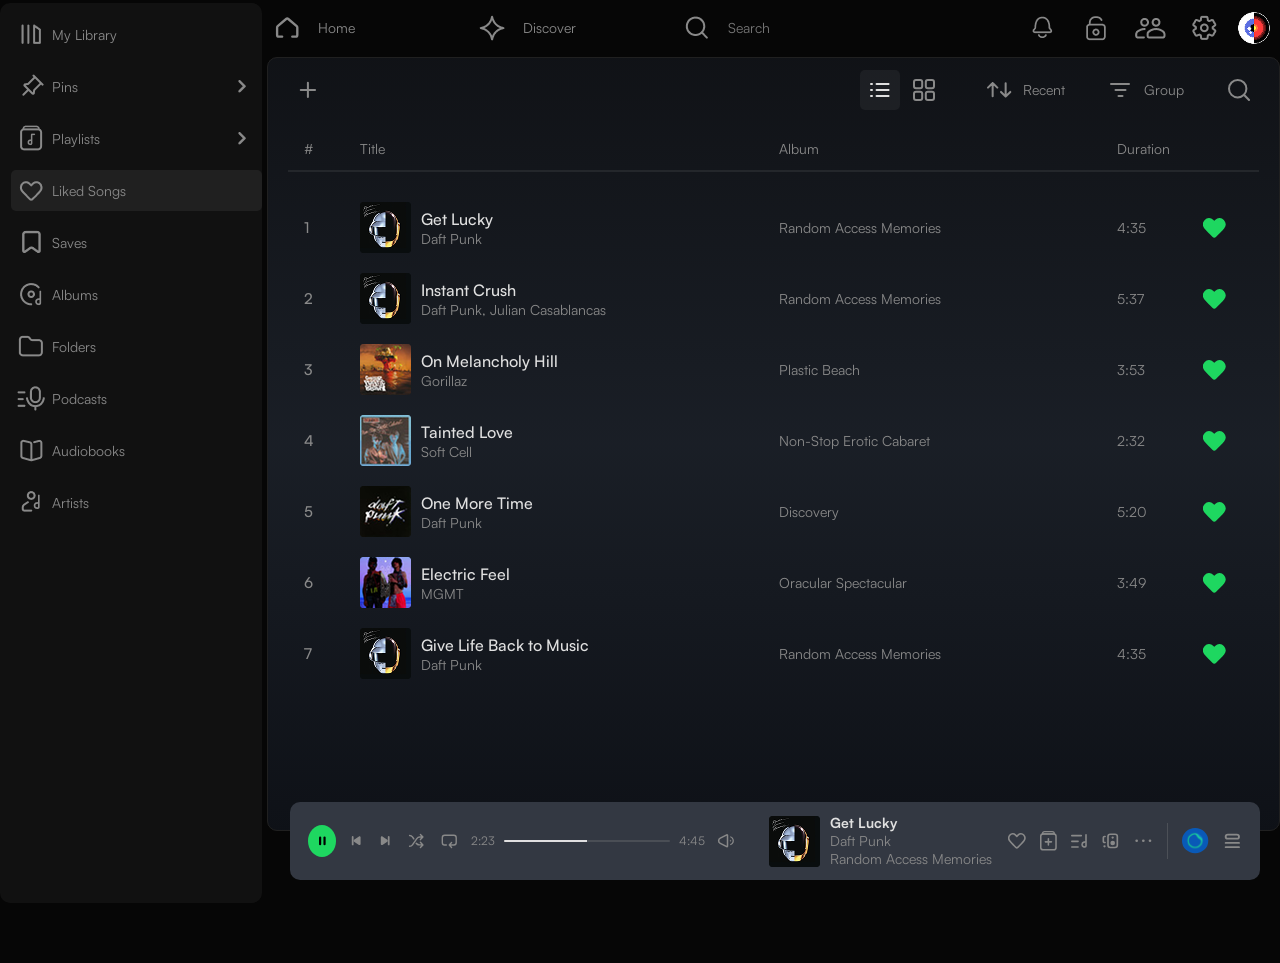
<file: src/liked.html>
<!doctype html>
<html lang="en">
  <head>
    <meta charset="UTF-8" />
    <meta name="viewport" content="width=device-width, initial-scale=1.0" />
    <link rel="stylesheet" href="../styles/style.css" />
    <title>10X Markup Exam | Spotify Clone</title>
  </head>
  <body>
    <div class="layout container">
      <div class="layout__header">
        <header class="header">
          <div>
            <nav class="navigation">
              <!-- Left Navigation -->
              <ul class="nav-links">
                <li class="nav-item pinned_home-btn">
                  <a href="./index.html" class="nav-link home-secondary">
                    <img
                      src="./assets/images/artist/home icon.svg"
                      alt="Home icon"
                      class="nav-icon"
                    />
                    <span>Home</span>
                  </a>
                </li>

                <li class="nav-item">
                  <a href="#" class="nav-link">
                    <img
                      src="./assets/images/header icons/star_discover.png"
                      alt="Discover icon"
                      class="nav-icon"
                    />
                    <span>Discover</span>
                  </a>
                </li>

                <li class="nav-item">
                  <a href="./search.html" class="nav-link">
                    <img
                      src="./assets/images/header icons/search.png"
                      alt="Search icon"
                      class="nav-icon"
                    />
                    <input
                      type="text"
                      name="search"
                      id="search_input"
                      placeholder="Search"
                      class="search"
                    />
                  </a>
                </li>
              </ul>
              <ul class="user-menu">
                <li>
                  <a href="#" aria-label="Notifications">
                    <img
                      src="./assets/images/header icons/notifycation.png"
                      alt=""
                      aria-hidden="true"
                    />
                  </a>
                </li>

                <li>
                  <a href="#" aria-label="Security">
                    <img
                      src="./assets/images/header icons/lock.png"
                      alt=""
                      aria-hidden="true"
                    />
                  </a>
                </li>

                <li>
                  <a href="#" aria-label="Friends">
                    <img
                      src="./assets/images/header icons/friend.png"
                      alt=""
                      aria-hidden="true"
                    />
                  </a>
                </li>

                <li>
                  <a href="#" aria-label="Settings">
                    <img
                      src="./assets/images/header icons/setting.png"
                      alt=""
                      aria-hidden="true"
                    />
                  </a>
                </li>

                <li class="profile-item">
                  <a href="#" aria-label="Profile">
                    <img
                      src="./assets/images/header icons/profile-img.png"
                      alt="User profile"
                      class="profile-img"
                    />
                  </a>
                </li>
              </ul>
            </nav>
            <!-- Mobile Navigation -->
            <nav class="mobile-navigation">
              <ul class="mobile-nav-links">
                <li class="nav-item">
                  <a href="./index.html" class="nav-link home-secondary">
                    <img
                      src="./assets/images/artist/home icon.svg"
                      alt="Home icon"
                      class="nav-icon"
                    />
                    <span>Home</span>
                  </a>
                </li>
                <li class="nav-item">
                  <a href="#" class="nav-link">
                    <img
                      src="./assets/images/header icons/star_discover.png"
                      alt="Discover icon"
                      class="nav-icon"
                    />
                    <span>Discover</span>
                  </a>
                </li>
                <li class="nav-item">
                  <a href="./search.html" class="nav-link">
                    <img
                      src="./assets/images/header icons/search.png"
                      alt="Search icon"
                      class="nav-icon"
                    />
                    <span>Search</span>
                  </a>
                </li>
                <li class="nav-item">
                  <a href="#" class="nav-link">
                    <img
                      src="./assets/images/liked-song-page/library.svg"
                      alt="My Library icon"
                      class="nav-icon"
                    />
                    <span>Library</span>
                  </a>
                </li>
                <li class="nav-item">
                  <a href="#" class="nav-link">
                    <img
                      src="./assets/images/header icons/me.png"
                      alt="My Library icon"
                      class="nav-icon"
                    />
                    <span>Me</span>
                  </a>
                </li>
              </ul>
            </nav>
          </div>
        </header>
      </div>
      <div class="layout__sidebar">
        <section class="hero">
          <!-- side bar -->
          <aside class="sidebar pinned__sidebar">
            <nav class="sidebar-nav">
              <ul class="sidebar-list">
                <li class="sidebar-item">
                  <a href="#" class="sidebar-link">
                    <img
                      src="./assets/images/header icons/libary.png"
                      alt="My Library icon"
                      class="sidebar-icon"
                    />
                    <span>My Library</span>
                  </a>
                </li>
                <li class="sidebar-item has-arrow">
                  <a href="./pinned.html" class="sidebar-link">
                    <div class="link-name">
                      <img
                        src="./assets/images/aside icons/pin.png"
                        alt="Pins icon"
                        class="sidebar-icon"
                      />
                      <span>Pins</span>
                    </div>
                    <img
                      src="./assets/images/aside icons/right arrow.png"
                      alt=""
                      class="arrow-icon"
                    />
                  </a>
                </li>

                <li class="sidebar-item has-arrow">
                  <a href="./playlist.html" class="sidebar-link">
                    <div class="link-name">
                      <img
                        src="./assets/images/aside icons/playlist.png"
                        alt="Playlists icon"
                        class="sidebar-icon"
                      />
                      <span>Playlists</span>
                    </div>
                    <img
                      src="./assets/images/aside icons/right arrow.png"
                      alt=""
                      class="arrow-icon"
                    />
                  </a>
                </li>

                <li class="sidebar-item">
                  <a href="#" class="sidebar-link liked-link">
                    <img
                      src="./assets/images/aside icons/liked.png"
                      alt="Liked songs icon"
                      class="sidebar-icon"
                    />
                    <span>Liked Songs</span>
                  </a>
                </li>

                <li class="sidebar-item">
                  <a href="#" class="sidebar-link">
                    <img
                      src="./assets/images/aside icons/saves.png"
                      alt="Saves icon"
                      class="sidebar-icon"
                    />
                    <span>Saves</span>
                  </a>
                </li>

                <li class="sidebar-item">
                  <a href="#" class="sidebar-link">
                    <img
                      src="./assets/images/aside icons/albums.png"
                      alt="Albums icon"
                      class="sidebar-icon"
                    />
                    <span>Albums</span>
                  </a>
                </li>

                <li class="sidebar-item">
                  <a href="#" class="sidebar-link">
                    <img
                      src="./assets/images/aside icons/folders.png"
                      alt="Folders icon"
                      class="sidebar-icon"
                    />
                    <span>Folders</span>
                  </a>
                </li>

                <li class="sidebar-item">
                  <a href="#" class="sidebar-link">
                    <img
                      src="./assets/images/aside icons/podcasts.png"
                      alt="Podcasts icon"
                      class="sidebar-icon"
                    />
                    <span>Podcasts</span>
                  </a>
                </li>

                <li class="sidebar-item">
                  <a href="#" class="sidebar-link">
                    <img
                      src="./assets/images/aside icons/audibooks.png"
                      alt="Audiobooks icon"
                      class="sidebar-icon"
                    />
                    <span>Audiobooks</span>
                  </a>
                </li>

                <li class="sidebar-item">
                  <a href="./artist.html" class="sidebar-link">
                    <img
                      src="./assets/images/aside icons/artists.png"
                      alt="Artists icon"
                      class="sidebar-icon"
                    />
                    <span>Artists</span>
                  </a>
                </li>
              </ul>
            </nav>
          </aside>
        </section>
      </div>
      <div class="layout__main">
        <!-- main page main content -->
        <section class="home-content">
          <div class="home-section">
            <div class="penned__filters--wrapper liked__filter--wrapper">
              <div>
                <button class="pluse-btn">
                  <img
                    src="./assets/images/pinned-page/pluse.svg"
                    alt="pluse"
                  />
                </button>
              </div>
              <div>
                <div class="penned__icon-wraper">
                  <button class="active_button">
                    <img
                      src="./assets/images/liked-song-page/List.svg"
                      alt="list"
                    />
                  </button>
                  <button>
                    <img
                      src="./assets/images/liked-song-page/GridViewIcon.svg"
                      alt="GridViewIcon"
                    />
                  </button>
                </div>
                <div class="penned__icon-wraper">
                  <button>
                    <img
                      src="./assets/images/pinned-page/SortIcon.svg"
                      alt="SortIcon"
                    />
                  </button>
                  <span>Recent</span>
                </div>
                <div class="penned__icon-wraper">
                  <button>
                    <img
                      src="./assets/images/pinned-page/FilterIcon.svg"
                      alt="Filter-icon"
                    />
                  </button>
                  <span>Group</span>
                </div>
                <button class="search-btn">
                  <img
                    src="./assets/images/pinned-page/SearchIcon.svg"
                    alt="search"
                  />
                </button>
              </div>
            </div>

            <div class="songs-table">
              <div class="songs-header">
                <span>#</span>
                <span>Title</span>
                <span>Album</span>
                <span>Duration</span>
                <span></span>
              </div>

              <div class="songs-list">
                <div class="song-row">
                  <div class="song-index">1</div>
                  <a href="./get-lucky.html">
                    <div class="song-info">
                      <img
                        src="./assets/images/liked-song-page/frame1.png"
                        alt="Get Lucky"
                      />
                      <div class="text">
                        <h4>Get Lucky</h4>
                        <p>Daft Punk</p>
                      </div>
                    </div></a
                  >

                  <div class="song-album">Random Access Memories</div>
                  <div class="song-duration">4:35</div>
                  <img
                    src="./assets/images/liked-song-page/heart.svg"
                    alt="heart svg"
                  />
                </div>

                <div class="song-row">
                  <div class="song-index">2</div>

                  <div class="song-info">
                    <img
                      src="./assets/images/liked-song-page/frame1.png"
                      alt="Instant Crush"
                    />
                    <div class="text">
                      <h4>Instant Crush</h4>
                      <p>Daft Punk, Julian Casablancas</p>
                    </div>
                  </div>

                  <div class="song-album">Random Access Memories</div>
                  <div class="song-duration">5:37</div>
                  <img
                    src="./assets/images/liked-song-page/heart.svg"
                    alt="heart svg"
                  />
                </div>

                <div class="song-row">
                  <div class="song-index">3</div>

                  <div class="song-info">
                    <img
                      src="./assets/images/liked-song-page/frame2.png"
                      alt="On Melancholy Hill"
                    />
                    <div class="text">
                      <h4>On Melancholy Hill</h4>
                      <p>Gorillaz</p>
                    </div>
                  </div>

                  <div class="song-album">Plastic Beach</div>
                  <div class="song-duration">3:53</div>
                  <img
                    src="./assets/images/liked-song-page/heart.svg"
                    alt="heart svg"
                  />
                </div>

                <div class="song-row">
                  <div class="song-index">4</div>

                  <div class="song-info">
                    <img
                      src="./assets/images/liked-song-page/frame3.png"
                      alt="Tainted Love"
                    />
                    <div class="text">
                      <h4>Tainted Love</h4>
                      <p>Soft Cell</p>
                    </div>
                  </div>

                  <div class="song-album">Non-Stop Erotic Cabaret</div>
                  <div class="song-duration">2:32</div>
                  <img
                    src="./assets/images/liked-song-page/heart.svg"
                    alt="heart svg"
                  />
                </div>
                <div class="song-row">
                  <div class="song-index">5</div>

                  <div class="song-info">
                    <img
                      src="./assets/images/liked-song-page/frame4.png"
                      alt="One More Time"
                    />
                    <div class="text">
                      <h4>One More Time</h4>
                      <p>Daft Punk</p>
                    </div>
                  </div>

                  <div class="song-album">Discovery</div>
                  <div class="song-duration">5:20</div>
                  <img
                    src="./assets/images/liked-song-page/heart.svg"
                    alt="heart svg"
                  />
                </div>
                <div class="song-row">
                  <div class="song-index">6</div>

                  <div class="song-info">
                    <img
                      src="./assets/images/liked-song-page/frame5.png"
                      alt="Electric Feel"
                    />
                    <div class="text">
                      <h4>Electric Feel</h4>
                      <p>MGMT</p>
                    </div>
                  </div>

                  <div class="song-album">Oracular Spectacular</div>
                  <div class="song-duration">3:49</div>
                  <img
                    src="./assets/images/liked-song-page/heart.svg"
                    alt="heart svg"
                  />
                </div>
                <div class="song-row">
                  <div class="song-index">7</div>

                  <div class="song-info">
                    <img
                      src="./assets/images/liked-song-page/frame1.png"
                      alt="Give Life Back to Music"
                    />
                    <div class="text">
                      <h4>Give Life Back to Music</h4>
                      <p>Daft Punk</p>
                    </div>
                  </div>

                  <div class="song-album">Random Access Memories</div>
                  <div class="song-duration">4:35</div>
                  <img
                    src="./assets/images/liked-song-page/heart.svg"
                    alt="heart svg"
                  />
                </div>
              </div>
            </div>
            <div class="search__filter--wrapper--mobile">
              <div class="search__page-mobile-input">
                <input
                  type="text"
                  name="search"
                  placeholder="Search library"
                  class="search"
                />
                <img
                  src="./assets/images/header icons/search.png"
                  alt="Search icon"
                  class="nav-icon"
                />
              </div>
              <button>
                <img
                  src="./assets/images/liked-song-page/pluse.svg"
                  alt="pluse"
                />
              </button>
            </div>
            <div class="liked__song--actions">
              <div class="penned__icon-wraper">
                <button>
                  <img
                    src="./assets/images/liked-song-page/GridViewIcon.svg"
                    alt="GridViewIcon"
                  />
                </button>
                <span>Recent</span>
              </div>
              <div class="penned__icon-wraper">
                <button>
                  <img
                    src="./assets/images/pinned-page/FilterIcon.svg"
                    alt="Filter-icon"
                  />
                </button>
                <span>Group</span>
              </div>
            </div>
            <div class="liked__song--mobile-content">
              <div>
                <p>Playlists</p>
                <button>
                  <img
                    src="./assets/images/liked-song-page/arrow-right.svg"
                    alt="arrow-right"
                  />
                </button>
              </div>
              <div>
                <p>Playlists by Spotify</p>
                <button>
                  <img
                    src="./assets/images/liked-song-page/arrow-right.svg"
                    alt="arrow-right"
                  />
                </button>
              </div>

              <div>
                <p>Albums</p>
                <button>
                  <img
                    src="./assets/images/liked-song-page/arrow-right.svg"
                    alt="arrow-right"
                  />
                </button>
              </div>

              <div>
                <p>Folders</p>
                <button>
                  <img
                    src="./assets/images/liked-song-page/arrow-right.svg"
                    alt="arrow-right"
                  />
                </button>
              </div>

              <div>
                <p>Artists</p>
                <button>
                  <img
                    src="./assets/images/liked-song-page/arrow-right.svg"
                    alt="arrow-right"
                  />
                </button>
              </div>
            </div>
          </div>
        </section>
        <!-- main page main content -->
      </div>
      <!-- footer section -->
      <div class="layout__footer">
        <div>
          <div class="Playback-controls">
            <div class="Playback__controls--Progress-bar">
              <a href="./get-lucky.html" class="play-button">
                <img
                  src="./assets/images/footer-icons/Play-Pause.svg"
                  alt="Play-Pause img"
                />
              </a>
              <button>
                <img
                  src="./assets/images/footer-icons/Previous-track.svg"
                  alt="Previous-track img"
                />
              </button>
              <button>
                <img
                  src="./assets/images/footer-icons/Next-Track.svg"
                  alt="Next-Track img"
                />
              </button>
              <button>
                <img
                  src="./assets/images/footer-icons/Shuffle.svg"
                  alt="Shuffle img"
                />
              </button>
              <button>
                <img
                  src="./assets/images/footer-icons/player-nowplaying.svg"
                  alt="player-nowplaying img"
                />
              </button>

              <div class="audio-slider-container">
                <span class="time-display">2:23</span>
                <input
                  type="range"
                  class="custom-range"
                  min="0"
                  max="100"
                  value="50"
                />
                <span class="time-display">4:45</span>
              </div>
              <button>
                <img
                  src="./assets/images/footer-icons/volume.svg"
                  alt="volume"
                />
              </button>
            </div>
            <div class="Track-info">
              <div class="Track__info--container">
                <img
                  src="./assets/images/footer-icons/music-cover.png"
                  alt="music cover img"
                />
                <div>
                  <h4>Get Lucky</h4>
                  <span>Daft Punk</span>
                  <p>Random Access Memories</p>
                </div>
              </div>
              <div class="mobile__actions">
                <button>
                  <img
                    src="./assets/images/footer-icons/player-add.svg"
                    alt="player-add"
                  />
                </button>
                <button>
                  <img src="./assets/images/footer-icons/play.svg" alt="play" />
                </button>
              </div>
            </div>
          </div>

          <div class="action__wrapper">
            <button>
              <img
                src="./assets/images/footer-icons/player-like.svg"
                alt="player-like"
              />
            </button>
            <button>
              <img
                src="./assets/images/footer-icons/player-add.svg"
                alt="player-add"
              />
            </button>

            <button>
              <img
                src="./assets/images/footer-icons/player-queue.svg"
                alt="player-queue"
              />
            </button>

            <button>
              <img
                src="./assets/images/footer-icons/player-device.svg"
                alt="player-device"
              />
            </button>

            <button>
              <img
                src="./assets/images/footer-icons/player-more.svg"
                alt="player-more"
              />
            </button>
            <span></span>
            <button>
              <img
                src="./assets/images/footer-icons/player-profile.svg"
                alt="player-profile"
              />
            </button>

            <button>
              <img
                src="./assets/images/footer-icons/player-menu.svg"
                alt="player-menu"
              />
            </button>
          </div>
        </div>
      </div>
      <!-- footer section -->
    </div>
  </body>
</html>
</file>
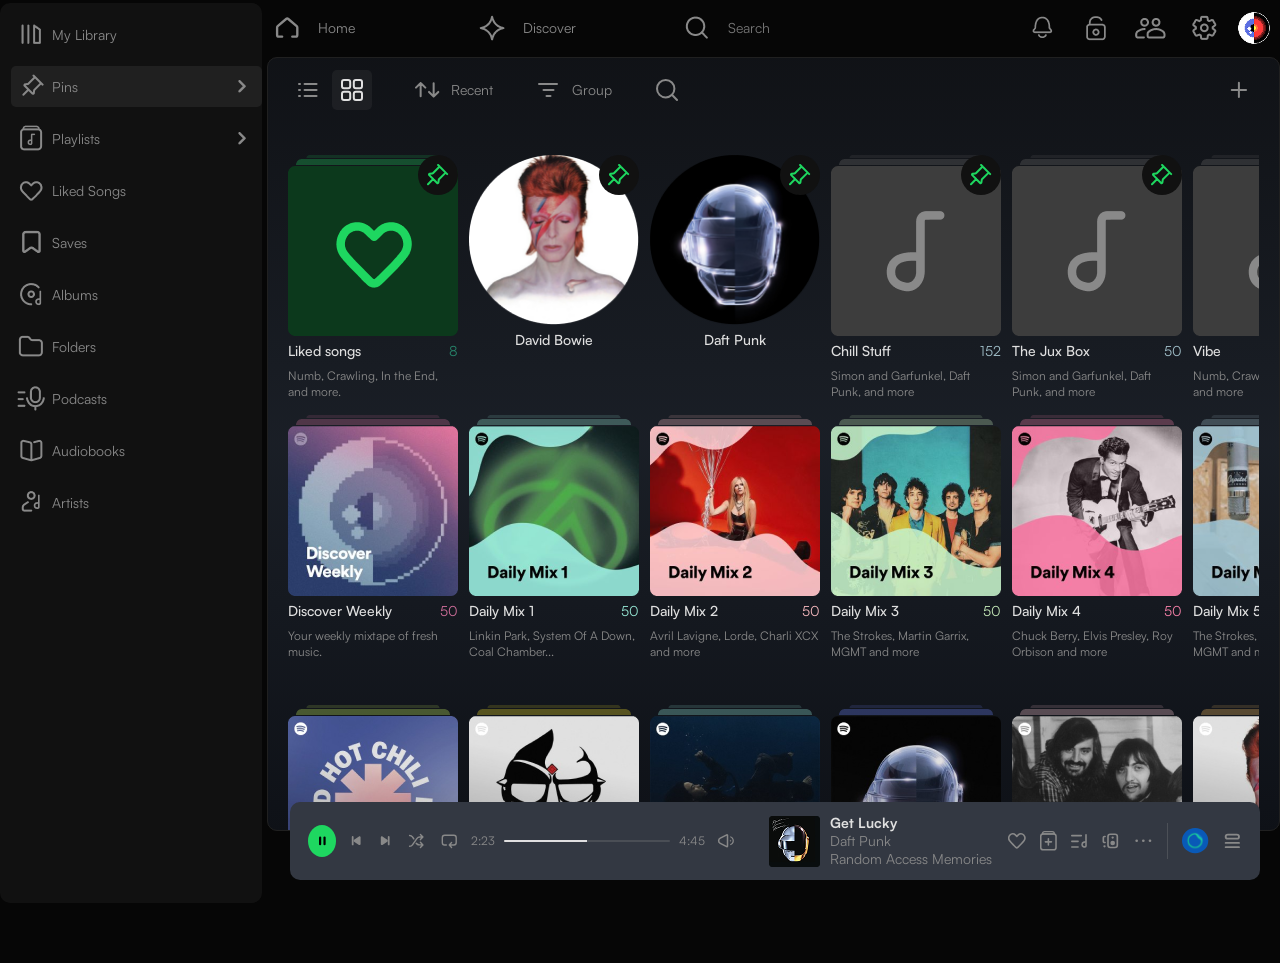
<file: src/pinned.html>
<!doctype html>
<html lang="en">
  <head>
    <meta charset="UTF-8" />
    <meta name="viewport" content="width=device-width, initial-scale=1.0" />
    <link rel="stylesheet" href="../styles/style.css" />
    <title>10X Markup Exam | Spotify Clone</title>
  </head>
  <body>
    <div class="layout container">
      <div class="layout__header">
        <header class="header">
          <div>
            <nav class="navigation">
              <!-- Left Navigation -->
              <ul class="nav-links">
                <li class="nav-item pinned_home-btn">
                  <a href="./index.html" class="nav-link home-secondary">
                    <img
                      src="./assets/images/artist/home icon.svg"
                      alt="Home icon"
                      class="nav-icon"
                    />
                    <span>Home</span>
                  </a>
                </li>

                <li class="nav-item">
                  <a href="#" class="nav-link">
                    <img
                      src="./assets/images/header icons/star_discover.png"
                      alt="Discover icon"
                      class="nav-icon"
                    />
                    <span>Discover</span>
                  </a>
                </li>

                <li class="nav-item">
                  <a href="./search.html" class="nav-link">
                    <img
                      src="./assets/images/header icons/search.png"
                      alt="Search icon"
                      class="nav-icon"
                    />
                    <input
                      type="text"
                      name="search"
                      id="search_input"
                      placeholder="Search"
                      class="search"
                    />
                  </a>
                </li>
              </ul>
              <ul class="user-menu">
                <li>
                  <a href="#" aria-label="Notifications">
                    <img
                      src="./assets/images/header icons/notifycation.png"
                      alt=""
                      aria-hidden="true"
                    />
                  </a>
                </li>

                <li>
                  <a href="#" aria-label="Security">
                    <img
                      src="./assets/images/header icons/lock.png"
                      alt=""
                      aria-hidden="true"
                    />
                  </a>
                </li>

                <li>
                  <a href="#" aria-label="Friends">
                    <img
                      src="./assets/images/header icons/friend.png"
                      alt=""
                      aria-hidden="true"
                    />
                  </a>
                </li>

                <li>
                  <a href="#" aria-label="Settings">
                    <img
                      src="./assets/images/header icons/setting.png"
                      alt=""
                      aria-hidden="true"
                    />
                  </a>
                </li>

                <li class="profile-item">
                  <a href="#" aria-label="Profile">
                    <img
                      src="./assets/images/header icons/profile-img.png"
                      alt="User profile"
                      class="profile-img"
                    />
                  </a>
                </li>
              </ul>
            </nav>
            <!-- Mobile Navigation -->
            <nav class="mobile-navigation">
              <ul class="mobile-nav-links">
                <li class="nav-item">
                  <a href="./index.html" class="nav-link home-secondary">
                    <img
                      src="./assets/images/artist/home icon.svg"
                      alt="Home icon"
                      class="nav-icon"
                    />
                    <span>Home</span>
                  </a>
                </li>
                <li class="nav-item">
                  <a href="#" class="nav-link">
                    <img
                      src="./assets/images/header icons/star_discover.png"
                      alt="Discover icon"
                      class="nav-icon"
                    />
                    <span>Discover</span>
                  </a>
                </li>
                <li class="nav-item">
                  <a href="./search.html" class="nav-link">
                    <img
                      src="./assets/images/header icons/search.png"
                      alt="Search icon"
                      class="nav-icon"
                    />
                    <span>Search</span>
                  </a>
                </li>
                <li class="nav-item">
                  <a href="./liked.html" class="nav-link">
                    <img
                      src="./assets/images/header icons/libary.png"
                      alt="My Library icon"
                      class="nav-icon"
                    />
                    <span>Library</span>
                  </a>
                </li>
                <li class="nav-item">
                  <a href="#" class="nav-link">
                    <img
                      src="./assets/images/header icons/me.png"
                      alt="My Library icon"
                      class="nav-icon"
                    />
                    <span>Me</span>
                  </a>
                </li>
              </ul>
            </nav>
          </div>
        </header>
      </div>
      <div class="layout__sidebar">
        <section class="hero">
          <!-- side bar -->
          <aside class="sidebar pinned__sidebar">
            <nav class="sidebar-nav">
              <ul class="sidebar-list">
                <li class="sidebar-item">
                  <a href="#" class="sidebar-link">
                    <img
                      src="./assets/images/header icons/libary.png"
                      alt="My Library icon"
                      class="sidebar-icon"
                    />
                    <span>My Library</span>
                  </a>
                </li>
                <li class="sidebar-item has-arrow">
                  <a href="#" class="sidebar-link pins-link">
                    <div class="link-name">
                      <img
                        src="./assets/images/aside icons/pin.png"
                        alt="Pins icon"
                        class="sidebar-icon"
                      />
                      <span>Pins</span>
                    </div>
                    <img
                      src="./assets/images/aside icons/right arrow.png"
                      alt=""
                      class="arrow-icon"
                    />
                  </a>
                </li>

                <li class="sidebar-item has-arrow">
                  <a href="./playlist.html" class="sidebar-link">
                    <div class="link-name">
                      <img
                        src="./assets/images/aside icons/playlist.png"
                        alt="Playlists icon"
                        class="sidebar-icon"
                      />
                      <span>Playlists</span>
                    </div>
                    <img
                      src="./assets/images/aside icons/right arrow.png"
                      alt=""
                      class="arrow-icon"
                    />
                  </a>
                </li>

                <li class="sidebar-item">
                  <a href="./liked.html" class="sidebar-link">
                    <img
                      src="./assets/images/aside icons/liked.png"
                      alt="Liked songs icon"
                      class="sidebar-icon"
                    />
                    <span>Liked Songs</span>
                  </a>
                </li>

                <li class="sidebar-item">
                  <a href="#" class="sidebar-link">
                    <img
                      src="./assets/images/aside icons/saves.png"
                      alt="Saves icon"
                      class="sidebar-icon"
                    />
                    <span>Saves</span>
                  </a>
                </li>

                <li class="sidebar-item">
                  <a href="#" class="sidebar-link">
                    <img
                      src="./assets/images/aside icons/albums.png"
                      alt="Albums icon"
                      class="sidebar-icon"
                    />
                    <span>Albums</span>
                  </a>
                </li>

                <li class="sidebar-item">
                  <a href="#" class="sidebar-link">
                    <img
                      src="./assets/images/aside icons/folders.png"
                      alt="Folders icon"
                      class="sidebar-icon"
                    />
                    <span>Folders</span>
                  </a>
                </li>

                <li class="sidebar-item">
                  <a href="#" class="sidebar-link">
                    <img
                      src="./assets/images/aside icons/podcasts.png"
                      alt="Podcasts icon"
                      class="sidebar-icon"
                    />
                    <span>Podcasts</span>
                  </a>
                </li>

                <li class="sidebar-item">
                  <a href="#" class="sidebar-link">
                    <img
                      src="./assets/images/aside icons/audibooks.png"
                      alt="Audiobooks icon"
                      class="sidebar-icon"
                    />
                    <span>Audiobooks</span>
                  </a>
                </li>

                <li class="sidebar-item">
                  <a href="./artist.html" class="sidebar-link">
                    <img
                      src="./assets/images/aside icons/artists.png"
                      alt="Artists icon"
                      class="sidebar-icon"
                    />
                    <span>Artists</span>
                  </a>
                </li>
              </ul>
            </nav>
          </aside>
        </section>
      </div>
      <div class="layout__main">
        <!-- main page main content -->
        <section class="home-content">
          <div class="home-section">
            <div class="penned__filters--wrapper">
              <div>
                <div class="penned__icon-wraper">
                  <button>
                    <img
                      src="./assets/images/pinned-page/List.svg"
                      alt="list"
                    />
                  </button>
                  <button class="active_button">
                    <img
                      src="./assets/images/pinned-page/GridViewIcon.svg"
                      alt="GridViewIcon"
                    />
                  </button>
                </div>
                <div class="penned__icon-wraper">
                  <button>
                    <img
                      src="./assets/images/pinned-page/SortIcon.svg"
                      alt="SortIcon"
                    />
                  </button>
                  <span>Recent</span>
                </div>
                <div class="penned__icon-wraper">
                  <button>
                    <img
                      src="./assets/images/pinned-page/FilterIcon.svg"
                      alt="Filter-icon"
                    />
                  </button>
                  <span>Group</span>
                </div>
                <button class="search-btn">
                  <img
                    src="./assets/images/pinned-page/SearchIcon.svg"
                    alt="search"
                  />
                </button>
              </div>
              <div>
                <button class="pluse-btn">
                  <img
                    src="./assets/images/pinned-page/pluse.svg"
                    alt="pluse"
                  />
                </button>
              </div>
            </div>

            <!-- recently-played -->
            <div class="recently-played">
              <div>
                <img
                  src="./assets/images/main-content/recently-played/resentPlay1.png"
                  alt="music card"
                />
                <div>
                  <p>Get Lucky (feat. Pharrell Williams and Nile Rodgers)</p>
                  <span>Daft Punk</span>
                </div>
              </div>

              <div>
                <img
                  src="./assets/images/main-content/recently-played/resentPlay2.png"
                  alt="music card"
                />
                <div>
                  <p>Daily Mix 2</p>
                </div>
              </div>

              <div>
                <img
                  src="./assets/images/main-content/recently-played/resentPlay3.png"
                  alt="music card"
                />
                <div>
                  <p>Daily Mix 1</p>
                </div>
              </div>

              <div>
                <img
                  src="./assets/images/main-content/recently-played/resentPlay1.png"
                  alt="music card"
                />
                <div>
                  <p>Instant Crush</p>
                  <span>Daft Punk</span>
                </div>
              </div>

              <div>
                <img
                  src="./assets/images/main-content/recently-played/resentPlay1.png"
                  alt="music card"
                />
                <div>
                  <p>Around the world</p>
                  <span>Daft Punk</span>
                </div>
              </div>

              <div>
                <img
                  src="./assets/images/main-content/recently-played/resentPla4.png"
                  alt="music card"
                />
                <div>
                  <p>Rock Mix</p>
                </div>
              </div>
            </div>
            <!-- recently-played -->

            <!-- made for you section -->
            <div>
              <div class="home-section__row peend-sectio-row">
                <article class="media-card peened-card">
                  <div class="media-card__img card__img--wrapper">
                    <img
                      src="./assets/images/pinned-page/Frame1.png"
                      alt="music card"
                    />
                  </div>
                  <div class="media-card__meta">
                    <div>
                      <h4>Liked songs</h4>
                      <span class="Number-of-songs14">8</span>
                    </div>
                    <p>Numb, Crawling, In the End, and more.</p>
                  </div>
                  <button class="peen-button">
                    <img
                      src="./assets/images/pinned-page/peen.svg"
                      alt="peen"
                    />
                  </button>
                </article>
                <article class="media-card peened-card">
                  <div class="media-card__img card__img--wrapper">
                    <img
                      src="./assets/images/pinned-page/Frame2.png"
                      alt="music card"
                    />
                  </div>
                  <div class="media-card__meta peend-card__meta">
                    <div>
                      <h4>David Bowie</h4>
                    </div>
                  </div>
                  <button class="peen-button">
                    <img
                      src="./assets/images/pinned-page/peen.svg"
                      alt="peen"
                    />
                  </button>
                </article>

                <article class="media-card peened-card">
                  <div class="media-card__img card__img--wrapper">
                    <img
                      src="./assets/images/pinned-page/Frame3.png"
                      alt="music card"
                    />
                  </div>
                  <div class="media-card__meta peend-card__meta">
                    <div>
                      <h4>Daft Punk</h4>
                    </div>
                  </div>
                  <button class="peen-button">
                    <img
                      src="./assets/images/pinned-page/peen.svg"
                      alt="peen"
                    />
                  </button>
                </article>
                <article class="media-card peened-card">
                  <div class="media-card__img card__img--wrapper">
                    <img
                      src="./assets/images/pinned-page/Frame4.png"
                      alt="music card"
                    />
                  </div>
                  <div class="media-card__meta">
                    <div>
                      <h4>Chill Stuff</h4>
                      <span class="Number-of-songs5">152</span>
                    </div>
                    <p>Simon and Garfunkel, Daft Punk, and more</p>
                  </div>
                  <button class="peen-button">
                    <img
                      src="./assets/images/pinned-page/peen.svg"
                      alt="peen"
                    />
                  </button>
                </article>
                <article class="media-card peened-card">
                  <div class="media-card__img card__img--wrapper">
                    <img
                      src="./assets/images/pinned-page/Frame4.png"
                      alt="music card"
                    />
                  </div>
                  <div class="media-card__meta">
                    <div>
                      <h4>The Jux Box</h4>
                      <span class="Number-of-songs5">50</span>
                    </div>
                    <p>Simon and Garfunkel, Daft Punk, and more</p>
                  </div>
                  <button class="peen-button">
                    <img
                      src="./assets/images/pinned-page/peen.svg"
                      alt="peen"
                    />
                  </button>
                </article>
                <article class="media-card peened-card">
                  <div class="media-card__img card__img--wrapper">
                    <img
                      src="./assets/images/pinned-page/Frame4.png"
                      alt="music card"
                    />
                  </div>
                  <div class="media-card__meta">
                    <div>
                      <h4>Vibe</h4>
                      <span class="Number-of-songs5">30</span>
                    </div>
                    <p>Numb, Crawling, In the End, and more</p>
                  </div>
                  <button class="peen-button">
                    <img
                      src="./assets/images/pinned-page/peen.svg"
                      alt="peen"
                    />
                  </button>
                </article>
                <article class="media-card peened-card">
                  <div class="media-card__img card__img--wrapper">
                    <img
                      src="./assets/images/pinned-page/Frame4.png"
                      alt="music card"
                    />
                  </div>
                  <div class="media-card__meta">
                    <div>
                      <h4>Selected Linkin Park</h4>
                      <span class="Number-of-songs5">8</span>
                    </div>
                    <p>Numb, Crawling, In the End, and more</p>
                  </div>
                  <button class="peen-button">
                    <img
                      src="./assets/images/pinned-page/peen.svg"
                      alt="peen"
                    />
                  </button>
                </article>
                <article class="media-card peened-card">
                  <div class="media-card__img card__img--wrapper">
                    <img
                      src="./assets/images/pinned-page/Frame5.png"
                      alt="music card"
                    />
                  </div>
                  <div class="media-card__meta">
                    <div>
                      <h4>Fav bands</h4>
                      <span class="Number-of-songs5">6</span>
                    </div>
                    <p>Numb, Crawling, In the End, and more</p>
                  </div>
                  <button class="peen-button">
                    <img
                      src="./assets/images/pinned-page/peen.svg"
                      alt="peen"
                    />
                  </button>
                </article>
              </div>

              <div class="home-section__row">
                <article class="media-card">
                  <div class="media-card__img card__img--wrapper">
                    <img
                      src="./assets/images/main-content/for-you/Frame.png"
                      alt="music card"
                    />
                  </div>
                  <div class="media-card__meta">
                    <div>
                      <h4>Discover Weekly</h4>
                      <span class="Number-of-songs">50</span>
                    </div>
                    <p>Your weekly mixtape of fresh music.</p>
                  </div>
                </article>

                <article class="media-card">
                  <div class="media-card__img card__img--wrapper">
                    <img
                      src="./assets/images/main-content/for-you/Frame 1.png"
                      alt="music card"
                    />
                  </div>
                  <div class="media-card__meta">
                    <div>
                      <h4>Daily Mix 1</h4>
                      <span class="Number-of-songs1">50</span>
                    </div>
                    <p>Linkin Park, System Of A Down, Coal Chamber...</p>
                  </div>
                </article>

                <article class="media-card">
                  <div class="media-card__img card__img--wrapper">
                    <img
                      src="./assets/images/main-content/for-you/Frame 2.png"
                      alt="music card"
                    />
                  </div>
                  <div class="media-card__meta">
                    <div>
                      <h4>Daily Mix 2</h4>
                      <span class="Number-of-songs2">50</span>
                    </div>
                    <p>Avril Lavigne, Lorde, Charli XCX and more</p>
                  </div>
                </article>

                <article class="media-card">
                  <div class="media-card__img card__img--wrapper">
                    <img
                      src="./assets/images/main-content/for-you/Frame 3.png"
                      alt="music card"
                    />
                  </div>
                  <div class="media-card__meta">
                    <div>
                      <h4>Daily Mix 3</h4>
                      <span class="Number-of-songs3">50</span>
                    </div>
                    <p>The Strokes, Martin Garrix, MGMT and more</p>
                  </div>
                </article>

                <article class="media-card">
                  <div class="media-card__img card__img--wrapper">
                    <img
                      src="./assets/images/main-content/for-you/Frame 4.png"
                      alt="music card"
                    />
                  </div>
                  <div class="media-card__meta">
                    <div>
                      <h4>Daily Mix 4</h4>
                      <span class="Number-of-songs4">50</span>
                    </div>
                    <p>Chuck Berry, Elvis Presley, Roy Orbison and more</p>
                  </div>
                </article>

                <article class="media-card">
                  <div class="media-card__img card__img--wrapper">
                    <img
                      src="./assets/images/main-content/for-you/Frame 5.png"
                      alt="music card"
                    />
                  </div>
                  <div class="media-card__meta">
                    <div>
                      <h4>Daily Mix 5</h4>
                      <span class="Number-of-songs5">50</span>
                    </div>
                    <p>The Strokes, Martin Garrix, MGMT and more</p>
                  </div>
                </article>

                <article class="media-card">
                  <div class="media-card__img card__img--wrapper">
                    <img
                      src="./assets/images/main-content/for-you/Frame 6.png"
                      alt="music card"
                    />
                  </div>
                  <div class="media-card__meta">
                    <div>
                      <h4>Nirvana Radio</h4>
                      <span class="Number-of-songs6">50</span>
                    </div>
                    <p>The Strokes, Martin Garrix, MGMT and more</p>
                  </div>
                </article>

                <article class="media-card">
                  <div class="media-card__img card__img--wrapper">
                    <img
                      src="./assets/images/main-content/for-you/Frame 7.png"
                      alt="music card"
                    />
                  </div>
                  <div class="media-card__meta">
                    <div>
                      <h4>Fall Out Boy Radio</h4>
                      <span class="Number-of-songs7">50</span>
                    </div>
                    <p>
                      With Panic! At The Disco, The All-American Rejects,...
                    </p>
                  </div>
                </article>
              </div>
            </div>
            <!-- made for you section -->

            <!-- Your top mixes section -->
            <div>
              <div class="home-section__row">
                <article class="media-card">
                  <div class="media-card__img card__img--wrapper">
                    <img
                      src="./assets/images/main-content/top-mixes/Frame 8.png"
                      alt="music card"
                    />
                  </div>
                  <div class="media-card__meta">
                    <div>
                      <h4>Rock Mix</h4>
                      <span class="Number-of-songs8">50</span>
                    </div>
                    <p>Red Hot Chili Peppers, R.E.M., Guns N’ Roses...</p>
                  </div>
                </article>

                <article class="media-card">
                  <div class="media-card__img card__img--wrapper">
                    <img
                      src="./assets/images/main-content/top-mixes/Frame 9.png"
                      alt="music card"
                    />
                  </div>
                  <div class="media-card__meta">
                    <div>
                      <h4>Chill Mix</h4>
                      <span class="Number-of-songs9">50</span>
                    </div>
                    <p>MF DOOM, Daft Punk, The Chainsmokers, and more</p>
                  </div>
                </article>

                <article class="media-card">
                  <div class="media-card__img card__img--wrapper">
                    <img
                      src="./assets/images/main-content/top-mixes/Frame 10.png"
                      alt="music card"
                    />
                  </div>
                  <div class="media-card__meta">
                    <div>
                      <h4>Pop Mix</h4>
                      <span class="Number-of-songs10">50</span>
                    </div>
                    <p>Red Hot Chili Peppers, R.E.M., Guns N’ Roses...</p>
                  </div>
                </article>

                <article class="media-card">
                  <div class="media-card__img card__img--wrapper">
                    <img
                      src="./assets/images/main-content/top-mixes/Frame 11.png"
                      alt="music card"
                    />
                  </div>
                  <div class="media-card__meta">
                    <div>
                      <h4>Daft Punk Mix</h4>
                      <span class="Number-of-songs11">50</span>
                    </div>
                    <p>Daft Punk, MGMT, Muse, and more</p>
                  </div>
                </article>

                <article class="media-card">
                  <div class="media-card__img card__img--wrapper">
                    <img
                      src="./assets/images/main-content/top-mixes/Frame 12.png"
                      alt="music card"
                    />
                  </div>
                  <div class="media-card__meta">
                    <div>
                      <h4>Happy Mix</h4>
                      <span class="Number-of-songs12">50</span>
                    </div>
                    <p>The Turtles, Van Morrison, ABBA and more</p>
                  </div>
                </article>

                <article class="media-card">
                  <div class="media-card__img card__img--wrapper">
                    <img
                      src="./assets/images/main-content/top-mixes/Frame 13.png"
                      alt="music card"
                    />
                  </div>
                  <div class="media-card__meta">
                    <div>
                      <h4>David Bowie Mix</h4>
                      <span class="Number-of-songs13">50</span>
                    </div>
                    <p>Soft Cell, The Who and The Clash</p>
                  </div>
                </article>

                <article class="media-card">
                  <div class="media-card__img card__img--wrapper">
                    <img
                      src="./assets/images/main-content/top-mixes/Frame 14.png"
                      alt="music card"
                    />
                  </div>
                  <div class="media-card__meta">
                    <div>
                      <h4>Upbeat Mix</h4>
                      <span class="Number-of-songs14">50</span>
                    </div>
                    <p>Kylie Minogue, Charli XCX, Cage The Elephant and...</p>
                  </div>
                </article>

                <article class="media-card">
                  <div class="media-card__img card__img--wrapper">
                    <img
                      src="./assets/images/main-content/top-mixes/Frame 15.png"
                      alt="music card"
                    />
                  </div>
                  <div class="media-card__meta">
                    <div>
                      <h4>60s Mix</h4>
                      <span class="Number-of-songs15">50</span>
                    </div>
                    <p>Chuck Berry, Skeeter David, Van Morrison and...</p>
                  </div>
                </article>
              </div>
            </div>
            <!-- Your top mixes section -->

            <!-- Recent searches -->
            <div class="recent__Search--wrapper">
              <div class="home-section__row searches__wrapper">
                <div class="searches__sectio">
                  <div>
                    <img
                      src="./assets/images/main-content/searche/image1.png"
                      alt="music cover"
                    />
                    <span>Daft Punk</span>
                    <div class="close_button">
                      <img
                        src="./assets/images/main-content/icons/close.svg"
                        alt="close button"
                      />
                    </div>
                  </div>
                  <div>
                    <img
                      src="./assets/images/main-content/searche/image2.png"
                      alt="David Bowie"
                    />
                    <span>David Bowie</span>
                    <div class="close_button">
                      <img
                        src="./assets/images/main-content/icons/close.svg"
                        alt="close button"
                      />
                    </div>
                  </div>
                  <div>
                    <img
                      src="./assets/images/main-content/searche/image3.png"
                      alt="music cover"
                    />
                    <div>
                      <span>Black Holes...</span>
                      <span>Muse</span>
                    </div>
                    <div class="close_button">
                      <img
                        src="./assets/images/main-content/icons/close.svg"
                        alt="close button"
                      />
                    </div>
                  </div>
                </div>
              </div>
            </div>
            <!-- Recent searches -->

            <!-- Browse all section -->
            <div>
              <div class="home-section__row browse__row">
                <article class="media-card browse-card">
                  <div class="media-card__img card1 tviniSeChama">
                    <img
                      src="./assets/images/main-content/browse/Frame1.png"
                      alt="music card"
                    />
                    <span>Made For You</span>
                  </div>
                </article>

                <article class="media-card browse-card">
                  <div class="media-card__img card2">
                    <img
                      src="./assets/images/main-content/browse/Frame2.png"
                      alt="music card"
                    />
                    <span>New Releases</span>
                  </div>
                </article>

                <article class="media-card browse-card">
                  <div class="media-card__img card3">
                    <img
                      src="./assets/images/main-content/browse/Frame3.png"
                      alt="music card"
                    />
                    <span>Spotify Classics</span>
                  </div>
                </article>

                <article class="media-card browse-card">
                  <div class="media-card__img card4">
                    <img
                      src="./assets/images/main-content/browse/Frame4.png"
                      alt="music card"
                    />
                    <span>Charts</span>
                  </div>
                </article>

                <article class="media-card browse-card">
                  <div class="media-card__img card5">
                    <img
                      src="./assets/images/main-content/browse/Frame5.png"
                      alt="music card"
                    />
                    <span>Trending</span>
                  </div>
                </article>

                <article class="media-card browse-card">
                  <div class="media-card__img card6">
                    <img
                      src="./assets/images/main-content/browse/Frame6.png"
                      alt="music card"
                    />
                    <span>Discover</span>
                  </div>
                </article>

                <article class="media-card browse-card">
                  <div class="media-card__img card7">
                    <img
                      src="./assets/images/main-content/browse/Frame7.png"
                      alt="music card"
                    />
                    <span>Spotify Singles</span>
                  </div>
                </article>

                <article class="media-card browse-card">
                  <div class="media-card__img card8">
                    <img
                      src="./assets/images/main-content/browse/Frame8.png"
                      alt="music card"
                    />
                    <span>Decades</span>
                  </div>
                </article>
              </div>
            </div>

            <div>
              <div class="home-section__row browse__row">
                <article class="media-card browse-card">
                  <div class="media-card__img card9">
                    <img
                      src="./assets/images/main-content/browse/Frame9.png"
                      alt="music card"
                    />
                    <span>Pop</span>
                  </div>
                </article>

                <article class="media-card browse-card">
                  <div class="media-card__img card10">
                    <img
                      src="./assets/images/main-content/browse/Frame10.png"
                      alt="music card"
                    />
                    <span>Country</span>
                  </div>
                </article>

                <article class="media-card browse-card">
                  <div class="media-card__img card11">
                    <img
                      src="./assets/images/main-content/browse/Frame11.png"
                      alt="music card"
                    />
                    <span>Hip-Hop</span>
                  </div>
                </article>

                <article class="media-card browse-card">
                  <div class="media-card__img card12">
                    <img
                      src="./assets/images/main-content/browse/Frame12.png"
                      alt="music card"
                    />
                    <span>Rock</span>
                  </div>
                </article>

                <article class="media-card browse-card">
                  <div class="media-card__img card13">
                    <img
                      src="./assets/images/main-content/browse/Frame13.png"
                      alt="music card"
                    />
                    <span>Indie</span>
                  </div>
                </article>

                <article class="media-card browse-card">
                  <div class="media-card__img card14">
                    <img
                      src="./assets/images/main-content/browse/Frame14.png"
                      alt="music card"
                    />
                    <span>Punk</span>
                  </div>
                </article>

                <article class="media-card browse-card">
                  <div class="media-card__img card15">
                    <img
                      src="./assets/images/main-content/browse/Frame15.png"
                      alt="music card"
                    />
                    <span>Metal</span>
                  </div>
                </article>

                <article class="media-card browse-card">
                  <div class="media-card__img card16">
                    <img
                      src="./assets/images/main-content/browse/Frame16.png"
                      alt="music card"
                    />
                    <span>Instrumental</span>
                  </div>
                </article>
              </div>
            </div>
            <!-- Browse all section -->
          </div>
        </section>
        <!-- main page main content -->
      </div>
      <!-- footer section -->
      <div class="layout__footer">
        <div>
          <div class="Playback-controls">
            <div class="Playback__controls--Progress-bar">
              <a href="./get-lucky.html" class="play-button">
                <img
                  src="./assets/images/footer-icons/Play-Pause.svg"
                  alt="Play-Pause img"
                />
              </a>
              <button>
                <img
                  src="./assets/images/footer-icons/Previous-track.svg"
                  alt="Previous-track img"
                />
              </button>
              <button>
                <img
                  src="./assets/images/footer-icons/Next-Track.svg"
                  alt="Next-Track img"
                />
              </button>
              <button>
                <img
                  src="./assets/images/footer-icons/Shuffle.svg"
                  alt="Shuffle img"
                />
              </button>
              <button>
                <img
                  src="./assets/images/footer-icons/player-nowplaying.svg"
                  alt="player-nowplaying img"
                />
              </button>

              <div class="audio-slider-container">
                <span class="time-display">2:23</span>
                <input
                  type="range"
                  class="custom-range"
                  min="0"
                  max="100"
                  value="50"
                />
                <span class="time-display">4:45</span>
              </div>
              <button>
                <img
                  src="./assets/images/footer-icons/volume.svg"
                  alt="volume"
                />
              </button>
            </div>
            <div class="Track-info">
              <div class="Track__info--container">
                <img
                  src="./assets/images/footer-icons/music-cover.png"
                  alt="music cover img"
                />
                <div>
                  <h4>Get Lucky</h4>
                  <span>Daft Punk</span>
                  <p>Random Access Memories</p>
                </div>
              </div>
              <div class="mobile__actions">
                <button>
                  <img
                    src="./assets/images/footer-icons/player-add.svg"
                    alt="player-add"
                  />
                </button>
                <button>
                  <img src="./assets/images/footer-icons/play.svg" alt="play" />
                </button>
              </div>
            </div>
          </div>

          <div class="action__wrapper">
            <button>
              <img
                src="./assets/images/footer-icons/player-like.svg"
                alt="player-like"
              />
            </button>
            <button>
              <img
                src="./assets/images/footer-icons/player-add.svg"
                alt="player-add"
              />
            </button>

            <button>
              <img
                src="./assets/images/footer-icons/player-queue.svg"
                alt="player-queue"
              />
            </button>

            <button>
              <img
                src="./assets/images/footer-icons/player-device.svg"
                alt="player-device"
              />
            </button>

            <button>
              <img
                src="./assets/images/footer-icons/player-more.svg"
                alt="player-more"
              />
            </button>
            <span></span>
            <button>
              <img
                src="./assets/images/footer-icons/player-profile.svg"
                alt="player-profile"
              />
            </button>

            <button>
              <img
                src="./assets/images/footer-icons/player-menu.svg"
                alt="player-menu"
              />
            </button>
          </div>
        </div>
      </div>
      <!-- footer section -->
    </div>
  </body>
</html>
</file>
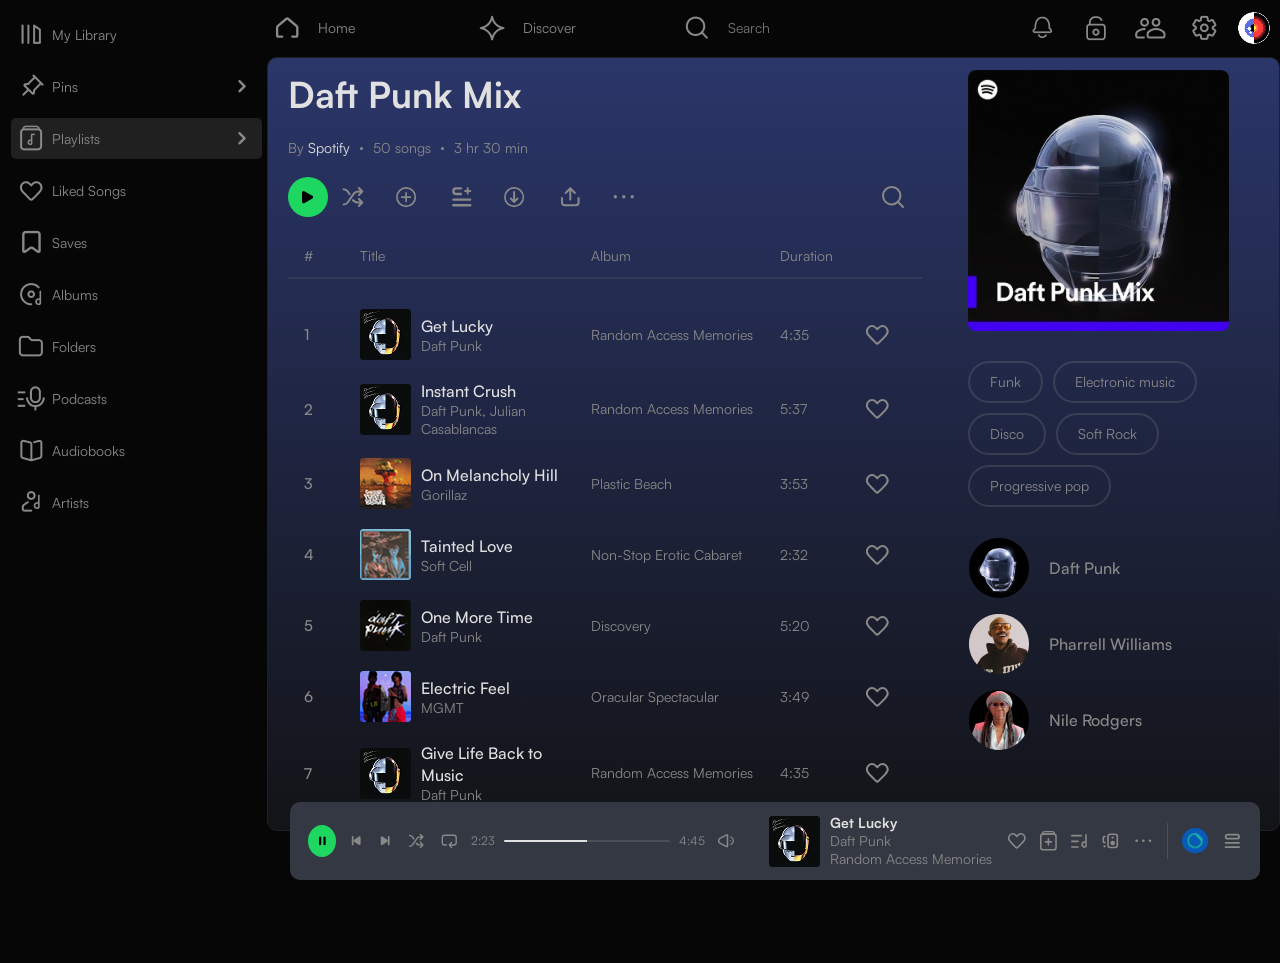
<file: src/playlist.html>
<!doctype html>
<html lang="en">
  <head>
    <meta charset="UTF-8" />
    <meta name="viewport" content="width=device-width, initial-scale=1.0" />
    <link rel="stylesheet" href="../styles/style.css" />
    <title>10X Markup Exam | Spotify Clone</title>
  </head>
  <body>
    <div class="layout container">
      <div class="layout__header">
        <header class="header">
          <div>
            <nav class="navigation">
              <!-- Left Navigation -->
              <ul class="nav-links">
                <li class="nav-item pinned_home-btn">
                  <a href="./index.html" class="nav-link home-secondary">
                    <img
                      src="./assets/images/artist/home icon.svg"
                      alt="Home icon"
                      class="nav-icon"
                    />
                    <span>Home</span>
                  </a>
                </li>

                <li class="nav-item">
                  <a href="#" class="nav-link">
                    <img
                      src="./assets/images/header icons/star_discover.png"
                      alt="Discover icon"
                      class="nav-icon"
                    />
                    <span>Discover</span>
                  </a>
                </li>

                <li class="nav-item">
                  <a href="./search.html" class="nav-link">
                    <img
                      src="./assets/images/header icons/search.png"
                      alt="Search icon"
                      class="nav-icon"
                    />
                    <input
                      type="text"
                      name="search"
                      id="search_input"
                      placeholder="Search"
                      class="search"
                    />
                  </a>
                </li>
              </ul>
              <ul class="user-menu">
                <li>
                  <a href="#" aria-label="Notifications">
                    <img
                      src="./assets/images/header icons/notifycation.png"
                      alt=""
                      aria-hidden="true"
                    />
                  </a>
                </li>

                <li>
                  <a href="#" aria-label="Security">
                    <img
                      src="./assets/images/header icons/lock.png"
                      alt=""
                      aria-hidden="true"
                    />
                  </a>
                </li>

                <li>
                  <a href="#" aria-label="Friends">
                    <img
                      src="./assets/images/header icons/friend.png"
                      alt=""
                      aria-hidden="true"
                    />
                  </a>
                </li>

                <li>
                  <a href="#" aria-label="Settings">
                    <img
                      src="./assets/images/header icons/setting.png"
                      alt=""
                      aria-hidden="true"
                    />
                  </a>
                </li>

                <li class="profile-item">
                  <a href="#" aria-label="Profile">
                    <img
                      src="./assets/images/header icons/profile-img.png"
                      alt="User profile"
                      class="profile-img"
                    />
                  </a>
                </li>
              </ul>
            </nav>
            <!-- Mobile Navigation -->
            <nav class="mobile-navigation">
              <ul class="mobile-nav-links">
                <li class="nav-item">
                  <a href="./index.html" class="nav-link home-secondary">
                    <img
                      src="./assets/images/artist/home icon.svg"
                      alt="Home icon"
                      class="nav-icon"
                    />
                    <span>Home</span>
                  </a>
                </li>
                <li class="nav-item">
                  <a href="#" class="nav-link">
                    <img
                      src="./assets/images/header icons/star_discover.png"
                      alt="Discover icon"
                      class="nav-icon"
                    />
                    <span>Discover</span>
                  </a>
                </li>
                <li class="nav-item">
                  <a href="./search.html" class="nav-link">
                    <img
                      src="./assets/images/header icons/search.png"
                      alt="Search icon"
                      class="nav-icon"
                    />
                    <span>Search</span>
                  </a>
                </li>
                <li class="nav-item">
                  <a href="#" class="nav-link">
                    <img
                      src="./assets/images/liked-song-page/library.svg"
                      alt="My Library icon"
                      class="nav-icon"
                    />
                    <span>Library</span>
                  </a>
                </li>
                <li class="nav-item">
                  <a href="#" class="nav-link">
                    <img
                      src="./assets/images/header icons/me.png"
                      alt="My Library icon"
                      class="nav-icon"
                    />
                    <span>Me</span>
                  </a>
                </li>
              </ul>
            </nav>
          </div>
        </header>
      </div>
      <div class="layout__sidebar">
        <section class="hero">
          <!-- side bar -->
          <aside class="sidebar">
            <nav class="sidebar-nav">
              <ul class="sidebar-list">
                <li class="sidebar-item">
                  <a href="#" class="sidebar-link">
                    <img
                      src="./assets/images/header icons/libary.png"
                      alt="My Library icon"
                      class="sidebar-icon"
                    />
                    <span>My Library</span>
                  </a>
                </li>
                <li class="sidebar-item has-arrow">
                  <a href="./pinned.html" class="sidebar-link">
                    <div class="link-name">
                      <img
                        src="./assets/images/aside icons/pin.png"
                        alt="Pins icon"
                        class="sidebar-icon"
                      />
                      <span>Pins</span>
                    </div>
                    <img
                      src="./assets/images/aside icons/right arrow.png"
                      alt=""
                      class="arrow-icon"
                    />
                  </a>
                </li>

                <li class="sidebar-item has-arrow">
                  <a href="#" class="sidebar-link playlist-link">
                    <div class="link-name">
                      <img
                        src="./assets/images/aside icons/playlist.png"
                        alt="Playlists icon"
                        class="sidebar-icon"
                      />
                      <span>Playlists</span>
                    </div>
                    <img
                      src="./assets/images/aside icons/right arrow.png"
                      alt=""
                      class="arrow-icon"
                    />
                  </a>
                </li>

                <li class="sidebar-item">
                  <a href="./liked.html" class="sidebar-link">
                    <img
                      src="./assets/images/aside icons/liked.png"
                      alt="Liked songs icon"
                      class="sidebar-icon"
                    />
                    <span>Liked Songs</span>
                  </a>
                </li>

                <li class="sidebar-item">
                  <a href="#" class="sidebar-link">
                    <img
                      src="./assets/images/aside icons/saves.png"
                      alt="Saves icon"
                      class="sidebar-icon"
                    />
                    <span>Saves</span>
                  </a>
                </li>

                <li class="sidebar-item">
                  <a href="#" class="sidebar-link">
                    <img
                      src="./assets/images/aside icons/albums.png"
                      alt="Albums icon"
                      class="sidebar-icon"
                    />
                    <span>Albums</span>
                  </a>
                </li>

                <li class="sidebar-item">
                  <a href="#" class="sidebar-link">
                    <img
                      src="./assets/images/aside icons/folders.png"
                      alt="Folders icon"
                      class="sidebar-icon"
                    />
                    <span>Folders</span>
                  </a>
                </li>

                <li class="sidebar-item">
                  <a href="#" class="sidebar-link">
                    <img
                      src="./assets/images/aside icons/podcasts.png"
                      alt="Podcasts icon"
                      class="sidebar-icon"
                    />
                    <span>Podcasts</span>
                  </a>
                </li>

                <li class="sidebar-item">
                  <a href="#" class="sidebar-link">
                    <img
                      src="./assets/images/aside icons/audibooks.png"
                      alt="Audiobooks icon"
                      class="sidebar-icon"
                    />
                    <span>Audiobooks</span>
                  </a>
                </li>

                <li class="sidebar-item">
                  <a href="./artist.html" class="sidebar-link">
                    <img
                      src="./assets/images/aside icons/artists.png"
                      alt="Artists icon"
                      class="sidebar-icon"
                    />
                    <span>Artists</span>
                  </a>
                </li>
              </ul>
            </nav>
          </aside>
        </section>
      </div>
      <div class="layout__main">
        <!-- main page main content -->
        <section class="home-content playlist__section--wrapper">
          <div class="home-section">
            <div class="playlist__section">
              <div class="table__section plalist__table-section">
                <!-- playlist headre section -->
                <div class="table__section--header">
                  <h2>Daft Punk Mix</h2>
                  <div class="playlist-meta">
                    <p>By <span>Spotify</span></p>
                    <span></span>
                    <p>50 songs</p>
                    <span></span>
                    <p>3 hr 30 min</p>
                  </div>
                  <div class="playlist-action">
                    <div>
                      <button class="playlist-active">
                        <img
                          src="./assets/images/playlist/Play.svg"
                          alt="play svg"
                        />
                      </button>
                      <button>
                        <img
                          src="./assets/images/playlist/Shuffle.svg"
                          alt="Shuffle"
                        />
                      </button>
                      <button>
                        <img src="./assets/images/playlist/Add.svg" alt="add" />
                      </button>
                      <button>
                        <img
                          src="./assets/images/playlist/Add-to-Queue.svg"
                          alt="add to queue"
                        />
                      </button>
                      <button>
                        <img
                          src="./assets/images/playlist/Download.svg"
                          alt="Download"
                        />
                      </button>
                      <button>
                        <img
                          src="./assets/images/playlist/Share.svg"
                          alt="share"
                        />
                      </button>
                      <button>
                        <img
                          src="./assets/images/playlist/More-Options.svg"
                          alt="More-Options"
                        />
                      </button>
                    </div>
                    <button>
                      <img
                        src="./assets/images/playlist/search.svg"
                        alt="search"
                      />
                    </button>
                  </div>
                </div>
                <!-- playlist headre section -->
                <!-- table here -->
                <div class="songs-table playlist-table">
                  <div class="songs-header">
                    <span>#</span>
                    <span>Title</span>
                    <span>Album</span>
                    <span>Duration</span>
                    <span></span>
                  </div>

                  <div class="songs-list">
                    <div class="song-row">
                      <div class="song-index">1</div>
                        <a href="./get-lucky.html">
                        <div class="song-info">
                        <img
                          src="./assets/images/liked-song-page/frame1.png"
                          alt="Get Lucky"
                        />
                        <div class="text">
                          <h4>Get Lucky</h4>
                          <p>Daft Punk</p>
                        </div>
                       </div>
                       </a>
                      <div class="song-album">Random Access Memories</div>
                      <div class="song-duration">4:35</div>
                      <img
                        src="./assets/images/playlist/heart.svg"
                        alt="heart svg"
                      />
                    </div>

                    <div class="song-row">
                      <div class="song-index">2</div>

                      <div class="song-info">
                        <img
                          src="./assets/images/liked-song-page/frame1.png"
                          alt="Instant Crush"
                        />
                        <div class="text">
                          <h4>Instant Crush</h4>
                          <p>Daft Punk, Julian Casablancas</p>
                        </div>
                      </div>

                      <div class="song-album">Random Access Memories</div>
                      <div class="song-duration">5:37</div>
                      <img
                        src="./assets/images/playlist/heart.svg"
                        alt="heart svg"
                      />
                    </div>

                    <div class="song-row">
                      <div class="song-index">3</div>

                      <div class="song-info">
                        <img
                          src="./assets/images/liked-song-page/frame2.png"
                          alt="On Melancholy Hill"
                        />
                        <div class="text">
                          <h4>On Melancholy Hill</h4>
                          <p>Gorillaz</p>
                        </div>
                      </div>

                      <div class="song-album">Plastic Beach</div>
                      <div class="song-duration">3:53</div>
                      <img
                        src="./assets/images/playlist/heart.svg"
                        alt="heart svg"
                      />
                    </div>

                    <div class="song-row">
                      <div class="song-index">4</div>

                      <div class="song-info">
                        <img
                          src="./assets/images/liked-song-page/frame3.png"
                          alt="Tainted Love"
                        />
                        <div class="text">
                          <h4>Tainted Love</h4>
                          <p>Soft Cell</p>
                        </div>
                      </div>

                      <div class="song-album">Non-Stop Erotic Cabaret</div>
                      <div class="song-duration">2:32</div>
                      <img
                        src="./assets/images/playlist/heart.svg"
                        alt="heart svg"
                      />
                    </div>
                    <div class="song-row">
                      <div class="song-index">5</div>

                      <div class="song-info">
                        <img
                          src="./assets/images/liked-song-page/frame4.png"
                          alt="One More Time"
                        />
                        <div class="text">
                          <h4>One More Time</h4>
                          <p>Daft Punk</p>
                        </div>
                      </div>

                      <div class="song-album">Discovery</div>
                      <div class="song-duration">5:20</div>
                      <img
                        src="./assets/images/playlist/heart.svg"
                        alt="heart svg"
                      />
                    </div>
                    <div class="song-row">
                      <div class="song-index">6</div>

                      <div class="song-info">
                        <img
                          src="./assets/images/liked-song-page/frame5.png"
                          alt="Electric Feel"
                        />
                        <div class="text">
                          <h4>Electric Feel</h4>
                          <p>MGMT</p>
                        </div>
                      </div>

                      <div class="song-album">Oracular Spectacular</div>
                      <div class="song-duration">3:49</div>
                      <img
                        src="./assets/images/playlist/heart.svg"
                        alt="heart svg"
                      />
                    </div>
                    <div class="song-row">
                      <div class="song-index">7</div>

                      <div class="song-info">
                        <img
                          src="./assets/images/liked-song-page/frame1.png"
                          alt="Give Life Back to Music"
                        />
                        <div class="text">
                          <h4>Give Life Back to Music</h4>
                          <p>Daft Punk</p>
                        </div>
                      </div>

                      <div class="song-album">Random Access Memories</div>
                      <div class="song-duration">4:35</div>
                      <img
                        src="./assets/images/playlist/heart.svg"
                        alt="heart svg"
                      />
                    </div>
                  </div>
                </div>
                <!-- table -->
              </div>
              <div class="cover__section">
                <div class="cover">
                  <img
                    src="./assets/images/playlist/image 15.png"
                    alt="music card"
                  />
                </div>
                <div class="genre">
                  <button>Funk</button>
                  <button>Electronic music</button>
                  <button>Disco</button>
                  <button>Soft Rock</button>
                  <button>Progressive pop</button>
                </div>
                <div class="other-singers">
                  <div>
                    <img
                      src="./assets/images/playlist/Frame1.png"
                      alt="music card"
                    />
                    <span>Daft Punk</span>
                  </div>

                  <div>
                    <img
                      src="./assets/images/playlist/Frame2.png"
                      alt="music card"
                    />
                    <span>Pharrell Williams</span>
                  </div>

                  <div>
                    <img
                      src="./assets/images/playlist/Frame3.png"
                      alt="music card"
                    />
                    <span>Nile Rodgers</span>
                  </div>
                </div>
              </div>
            </div>
            <!-- mobaili -->
            <div class="playlist__mobile--wrapper">
              <div class="search__filter--wrapper--mobile playlist__filter--mobile">
                <div class="search__page-mobile-input playlist--search-input">
                  <input
                    type="text"
                    name="search"
                    placeholder="Search playlist"
                    class="search"
                  />
                  <img
                    src="./assets/images/header icons/search.png"
                    alt="Search icon"
                    class="nav-icon"
                  />
                </div>
                <button>
                  <img src="./assets/images/playlist/arrows.svg" alt="pluse" />
                </button>
              </div>
              <div>
                <div class="mobile__cover">
                  <img src="./assets/images/playlist/image 15.png" alt="" />
                </div>
                <div
                  class="table__section--header table__section--header--mobile"
                >
                  <h2>Daft Punk Mix</h2>
                  <div class="playlist-meta">
                    <p>By <span>Spotify</span></p>
                    <span></span>
                    <p>50 songs</p>
                    <span></span>
                    <p>3 hr 30 min</p>
                  </div>
                  <div class="playlist-action">
                    <div>
                      <button class="playlist-active">
                        <img
                          src="./assets/images/playlist/Play.svg"
                          alt="play svg"
                        />
                      </button>
                      <button>
                        <img
                          src="./assets/images/playlist/Shuffle.svg"
                          alt="Shuffle"
                        />
                      </button>
                      <button class="delete-button">
                        <img src="./assets/images/playlist/Add.svg" alt="add" />
                      </button>
                      <button class="delete-button">
                        <img
                          src="./assets/images/playlist/Add-to-Queue.svg"
                          alt="add to queue"
                        />
                      </button>
                      <button class="delete-button">
                        <img
                          src="./assets/images/playlist/Download.svg"
                          alt="Download"
                        />
                      </button>
                      <button>
                        <img
                          src="./assets/images/playlist/Share.svg"
                          alt="share"
                        />
                      </button>
                      <button>
                        <img
                          src="./assets/images/playlist/More-Options.svg"
                          alt="More-Options"
                        />
                      </button>
                    </div>
                    <button>
                      <img
                        src="./assets/images/playlist/search.svg"
                        alt="search"
                      />
                    </button>
                  </div>
                </div>
                <div class="songs-table playlist-table-mobile">
                  <div class="mobile-songs-list">
                    <div class="song-row">
                      <div class="song-info">
                        <img
                          src="./assets/images/liked-song-page/frame1.png"
                          alt="Get Lucky"
                        />
                        <div class="text">
                          <h4>Get Lucky</h4>
                          <p>Daft Punk</p>
                        </div>
                      </div>
                     <img src="./assets/images/playlist/dotes.svg" alt="dots">
                    </div>

                    <div class="song-row">
                      <div class="song-info">
                        <img
                          src="./assets/images/liked-song-page/frame1.png"
                          alt="Instant Crush"
                        />
                        <div class="text">
                          <h4>Instant Crush</h4>
                          <p>Daft Punk, Julian Casablancas</p>
                        </div>
                      </div>
                     <img src="./assets/images/playlist/dotes.svg" alt="dots">
                    </div>

                    <div class="song-row">
                      <div class="song-info">
                        <img
                          src="./assets/images/liked-song-page/frame2.png"
                          alt="On Melancholy Hill"
                        />
                        <div class="text">
                          <h4>On Melancholy Hill</h4>
                          <p>Gorillaz</p>
                        </div>
                      </div>
                      <img src="./assets/images/playlist/dotes.svg" alt="dots">
                    </div>

                    <div class="song-row">
                      <div class="song-info">
                        <img
                          src="./assets/images/liked-song-page/frame3.png"
                          alt="Tainted Love"
                        />
                        <div class="text">
                          <h4>Tainted Love</h4>
                          <p>Soft Cell</p>
                        </div>
                      </div>
                      <img src="./assets/images/playlist/dotes.svg" alt="dots">
                    </div>
                    <div class="song-row">
                      <div class="song-info">
                        <img
                          src="./assets/images/liked-song-page/frame4.png"
                          alt="One More Time"
                        />
                        <div class="text">
                          <h4>One More Time</h4>
                          <p>Daft Punk</p>
                        </div>
                      </div>
                     <img src="./assets/images/playlist/dotes.svg" alt="dots">
                    </div>
                    <div class="song-row">
                      <div class="song-info">
                        <img
                          src="./assets/images/liked-song-page/frame5.png"
                          alt="Electric Feel"
                        />
                        <div class="text">
                          <h4>Electric Feel</h4>
                          <p>MGMT</p>
                        </div>
                      </div>
                     <img src="./assets/images/playlist/dotes.svg" alt="dots">
                    </div>
                     <div class="song-row">
                      <div class="song-info">
                        <img
                          src="./assets/images/liked-song-page/frame1.png"
                          alt="Electric Feel"
                        />
                        <div class="text">
                          <h4>Electric Feel</h4>
                          <p>MGMT</p>
                        </div>
                      </div>
                     <img src="./assets/images/playlist/dotes.svg" alt="dots">
                    </div>
                      
                    </div>
                  </div>
                </div>
              </div>
            </div>
          </div>
        </section>
        <!-- main page main content -->
      </div>
      <!-- footer section -->
      <div class="layout__footer">
        <div>
          <div class="Playback-controls">
            <div class="Playback__controls--Progress-bar">
              <a href="./get-lucky.html" class="play-button">
                <img
                  src="./assets/images/footer-icons/Play-Pause.svg"
                  alt="Play-Pause img"
                />
              </a>
              <button>
                <img
                  src="./assets/images/footer-icons/Previous-track.svg"
                  alt="Previous-track img"
                />
              </button>
              <button>
                <img
                  src="./assets/images/footer-icons/Next-Track.svg"
                  alt="Next-Track img"
                />
              </button>
              <button>
                <img
                  src="./assets/images/footer-icons/Shuffle.svg"
                  alt="Shuffle img"
                />
              </button>
              <button>
                <img
                  src="./assets/images/footer-icons/player-nowplaying.svg"
                  alt="player-nowplaying img"
                />
              </button>

              <div class="audio-slider-container">
                <span class="time-display">2:23</span>
                <input
                  type="range"
                  class="custom-range"
                  min="0"
                  max="100"
                  value="50"
                />
                <span class="time-display">4:45</span>
              </div>
              <button>
                <img
                  src="./assets/images/footer-icons/volume.svg"
                  alt="volume"
                />
              </button>
            </div>
            <div class="Track-info">
              <div class="Track__info--container">
                <img
                  src="./assets/images/footer-icons/music-cover.png"
                  alt="music cover img"
                />
                <div>
                  <h4>Get Lucky</h4>
                  <span>Daft Punk</span>
                  <p>Random Access Memories</p>
                </div>
              </div>
              <div class="mobile__actions">
                <button>
                  <img
                    src="./assets/images/footer-icons/player-add.svg"
                    alt="player-add"
                  />
                </button>
                <button>
                  <img src="./assets/images/footer-icons/play.svg" alt="play" />
                </button>
              </div>
            </div>
          </div>

          <div class="action__wrapper">
            <button>
              <img
                src="./assets/images/footer-icons/player-like.svg"
                alt="player-like"
              />
            </button>
            <button>
              <img
                src="./assets/images/footer-icons/player-add.svg"
                alt="player-add"
              />
            </button>

            <button>
              <img
                src="./assets/images/footer-icons/player-queue.svg"
                alt="player-queue"
              />
            </button>

            <button>
              <img
                src="./assets/images/footer-icons/player-device.svg"
                alt="player-device"
              />
            </button>

            <button>
              <img
                src="./assets/images/footer-icons/player-more.svg"
                alt="player-more"
              />
            </button>
            <span></span>
            <button>
              <img
                src="./assets/images/footer-icons/player-profile.svg"
                alt="player-profile"
              />
            </button>

            <button>
              <img
                src="./assets/images/footer-icons/player-menu.svg"
                alt="player-menu"
              />
            </button>
          </div>
        </div>
      </div>
      <!-- footer section -->
    </div>
  </body>
</html>
</file>
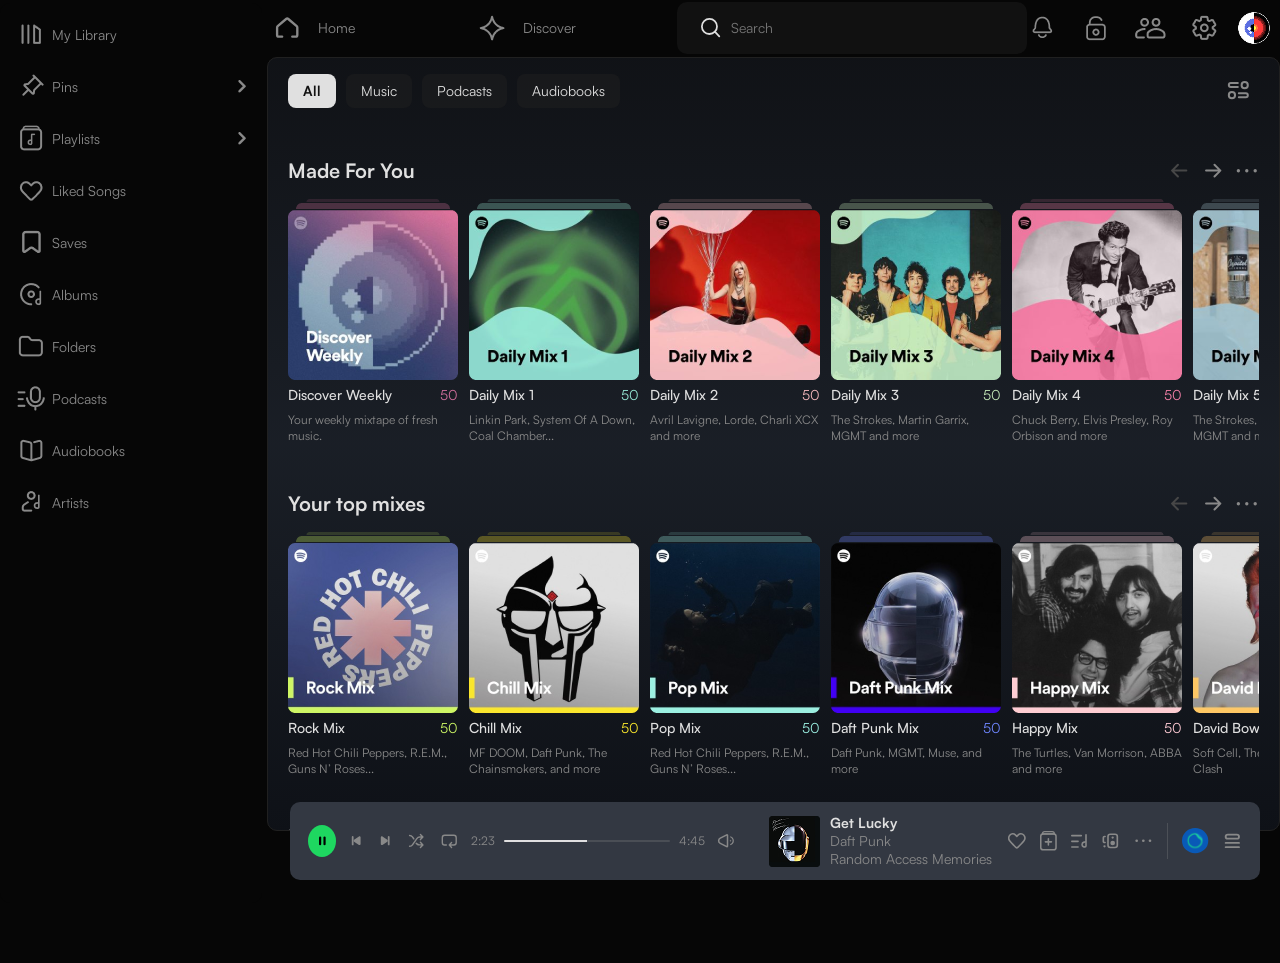
<file: src/search.html>
<!doctype html>
<html lang="en">
  <head>
    <meta charset="UTF-8" />
    <meta name="viewport" content="width=device-width, initial-scale=1.0" />
    <link rel="stylesheet" href="../styles/style.css" />
    <title>10X Markup Exam | Spotify Clone</title>
  </head>
  <body>
    <div class="layout container">
      <div class="layout__header">
        <header class="header">
          <div>
            <nav class="navigation">
              <!-- Left Navigation -->
              <ul class="nav-links">
                <li class="nav-item pinned_home-btn">
                  <a href="./index.html" class="nav-link home-secondary">
                    <img
                      src="./assets/images/artist/home icon.svg"
                      alt="Home icon"
                      class="nav-icon"
                    />
                    <span>Home</span>
                  </a>
                </li>

                <li class="nav-item">
                  <a href="#" class="nav-link">
                    <img
                      src="./assets/images/header icons/star_discover.png"
                      alt="Discover icon"
                      class="nav-icon"
                    />
                    <span>Discover</span>
                  </a>
                </li>

                <li class="nav-item hio">
                  <a href="#" class="nav-link search_page--input">
                    <img
                      src="./assets/images/search-page/search-icon.svg"
                      alt="Search icon"
                      class="nav-icon search-main-icon"
                    />
                    <input
                      type="text"
                      name="search"
                      id="search_input"
                      placeholder="Search"
                      text="search..."
                      class="search search_page-search-input"
                    />
                  </a>
                </li>
              </ul>
              <ul class="user-menu">
                <li>
                  <a href="#" aria-label="Notifications">
                    <img
                      src="./assets/images/header icons/notifycation.png"
                      alt=""
                      aria-hidden="true"
                    />
                  </a>
                </li>

                <li>
                  <a href="#" aria-label="Security">
                    <img
                      src="./assets/images/header icons/lock.png"
                      alt=""
                      aria-hidden="true"
                    />
                  </a>
                </li>

                <li>
                  <a href="#" aria-label="Friends">
                    <img
                      src="./assets/images/header icons/friend.png"
                      alt=""
                      aria-hidden="true"
                    />
                  </a>
                </li>

                <li>
                  <a href="#" aria-label="Settings">
                    <img
                      src="./assets/images/header icons/setting.png"
                      alt=""
                      aria-hidden="true"
                    />
                  </a>
                </li>

                <li class="profile-item">
                  <a href="#" aria-label="Profile">
                    <img
                      src="./assets/images/header icons/profile-img.png"
                      alt="User profile"
                      class="profile-img"
                    />
                  </a>
                </li>
              </ul>
            </nav>
            <!-- Mobile Navigation -->
            <nav class="mobile-navigation">
              <ul class="mobile-nav-links">
                <li class="nav-item">
                  <a href="./index.html" class="nav-link home-secondary">
                    <img
                      src="./assets/images/artist/home icon.svg"
                      alt="Home icon"
                      class="nav-icon"
                    />
                    <span>Home</span>
                  </a>
                </li>
                <li class="nav-item">
                  <a href="#" class="nav-link">
                    <img
                      src="./assets/images/header icons/star_discover.png"
                      alt="Discover icon"
                      class="nav-icon"
                    />
                    <span>Discover</span>
                  </a>
                </li>
                <li class="nav-item">
                  <a href="./search.html" class="nav-link">
                    <img
                      src="./assets/images/search-page/mobile-search.svg"
                      alt="Search icon"
                      class="nav-icon"
                    />
                    <span>Search</span>
                  </a>
                </li>
                <li class="nav-item">
                  <a href="./liked.html" class="nav-link">
                    <img
                      src="./assets/images/header icons/libary.png"
                      alt="My Library icon"
                      class="nav-icon"
                    />
                    <span>Library</span>
                  </a>
                </li>
                <li class="nav-item">
                  <a href="#" class="nav-link">
                    <img
                      src="./assets/images/header icons/me.png"
                      alt="My Library icon"
                      class="nav-icon"
                    />
                    <span>Me</span>
                  </a>
                </li>
              </ul>
            </nav>
          </div>
        </header>
      </div>
      <div class="layout__sidebar">
        <section class="hero">
          <!-- side bar -->
          <aside class="sidebar">
            <nav class="sidebar-nav">
              <ul class="sidebar-list">
                <li class="sidebar-item">
                  <a href="#" class="sidebar-link">
                    <img
                      src="./assets/images/header icons/libary.png"
                      alt="My Library icon"
                      class="sidebar-icon"
                    />
                    <span>My Library</span>
                  </a>
                </li>
                <li class="sidebar-item has-arrow">
                  <a href="./pinned.html" class="sidebar-link">
                    <div class="link-name">
                      <img
                        src="./assets/images/aside icons/pin.png"
                        alt="Pins icon"
                        class="sidebar-icon"
                      />
                      <span>Pins</span>
                    </div>
                    <img
                      src="./assets/images/aside icons/right arrow.png"
                      alt=""
                      class="arrow-icon"
                    />
                  </a>
                </li>

                <li class="sidebar-item has-arrow">
                  <a href="./playlist.html" class="sidebar-link">
                    <div class="link-name">
                      <img
                        src="./assets/images/aside icons/playlist.png"
                        alt="Playlists icon"
                        class="sidebar-icon"
                      />
                      <span>Playlists</span>
                    </div>
                    <img
                      src="./assets/images/aside icons/right arrow.png"
                      alt=""
                      class="arrow-icon"
                    />
                  </a>
                </li>

                <li class="sidebar-item">
                  <a href="./liked.html" class="sidebar-link">
                    <img
                      src="./assets/images/aside icons/liked.png"
                      alt="Liked songs icon"
                      class="sidebar-icon"
                    />
                    <span>Liked Songs</span>
                  </a>
                </li>

                <li class="sidebar-item">
                  <a href="#" class="sidebar-link">
                    <img
                      src="./assets/images/aside icons/saves.png"
                      alt="Saves icon"
                      class="sidebar-icon"
                    />
                    <span>Saves</span>
                  </a>
                </li>

                <li class="sidebar-item">
                  <a href="#" class="sidebar-link">
                    <img
                      src="./assets/images/aside icons/albums.png"
                      alt="Albums icon"
                      class="sidebar-icon"
                    />
                    <span>Albums</span>
                  </a>
                </li>

                <li class="sidebar-item">
                  <a href="#" class="sidebar-link">
                    <img
                      src="./assets/images/aside icons/folders.png"
                      alt="Folders icon"
                      class="sidebar-icon"
                    />
                    <span>Folders</span>
                  </a>
                </li>

                <li class="sidebar-item">
                  <a href="#" class="sidebar-link">
                    <img
                      src="./assets/images/aside icons/podcasts.png"
                      alt="Podcasts icon"
                      class="sidebar-icon"
                    />
                    <span>Podcasts</span>
                  </a>
                </li>

                <li class="sidebar-item">
                  <a href="#" class="sidebar-link">
                    <img
                      src="./assets/images/aside icons/audibooks.png"
                      alt="Audiobooks icon"
                      class="sidebar-icon"
                    />
                    <span>Audiobooks</span>
                  </a>
                </li>

                <li class="sidebar-item">
                  <a href="./artist.html" class="sidebar-link">
                    <img
                      src="./assets/images/aside icons/artists.png"
                      alt="Artists icon"
                      class="sidebar-icon"
                    />
                    <span>Artists</span>
                  </a>
                </li>
              </ul>
            </nav>
          </aside>
        </section>
      </div>
      <div class="layout__main">
        <!-- main page main content -->
        <section class="home-content">
          <div class="home-section">
            <div class="home__filters--wrapper search__filter--wrapper">
              <div class="home__section--filters searchPage__section--filter">
                <button class="filter-btn active disappeared">
                  <a href="#">All</a>
                </button>
                <button class="filter-btn"><a href="#">Music</a></button>
                <button class="filter-btn"><a href="#">Podcasts</a></button>
                <button class="filter-btn"><a href="#">Audiobooks</a></button>
              </div>
              <img
                src="./assets/images/main-content/icons/iconsBig.svg"
                alt="Filter-icon"
              />
            </div>

            <div class="search__filter--wrapper--mobile">
              <div class="search__page-mobile-input">
                <input
                  type="text"
                  name="search"
                  placeholder="What do you want to play?"
                  class="search"
                />
                <img
                  src="./assets/images/header icons/search.png"
                  alt="Search icon"
                  class="nav-icon"
                />
              </div>
              <button>
                <img
                  src="./assets/images/search-page/camera.svg"
                  alt="camera"
                />
              </button>
            </div>

            <!-- recently-played -->
            <div class="recently-played">
              <div>
                <img
                  src="./assets/images/main-content/recently-played/resentPlay1.png"
                  alt="music card"
                />
                <div>
                  <p>Get Lucky (feat. Pharrell Williams and Nile Rodgers)</p>
                  <span>Daft Punk</span>
                </div>
              </div>

              <div>
                <img
                  src="./assets/images/main-content/recently-played/resentPlay2.png"
                  alt="music card"
                />
                <div>
                  <p>Daily Mix 2</p>
                </div>
              </div>

              <div>
                <img
                  src="./assets/images/main-content/recently-played/resentPlay3.png"
                  alt="music card"
                />
                <div>
                  <p>Daily Mix 1</p>
                </div>
              </div>

              <div>
                <img
                  src="./assets/images/main-content/recently-played/resentPlay1.png"
                  alt="music card"
                />
                <div>
                  <p>Instant Crush</p>
                  <span>Daft Punk</span>
                </div>
              </div>

              <div>
                <img
                  src="./assets/images/main-content/recently-played/resentPlay1.png"
                  alt="music card"
                />
                <div>
                  <p>Around the world</p>
                  <span>Daft Punk</span>
                </div>
              </div>

              <div>
                <img
                  src="./assets/images/main-content/recently-played/resentPla4.png"
                  alt="music card"
                />
                <div>
                  <p>Rock Mix</p>
                </div>
              </div>
            </div>
            <!-- recently-played -->

            <!-- made for you section -->
            <div>
              <div class="home-section__head">
                <h2>Made For You</h2>
                <div class="icon__wrapper">
                  <img
                    src="./assets/images/main-content/icons/arrow-left.svg"
                    alt="arrow-left"
                  />
                  <img
                    src="./assets/images/main-content/icons/arrow-right.svg"
                    alt="arrow-right"
                  />
                  <img
                    src="./assets/images/main-content/icons/dots.svg"
                    alt="3 dots"
                  />
                </div>
              </div>

              <div class="home-section__row">
                <article class="media-card">
                  <div class="media-card__img card__img--wrapper">
                    <img
                      src="./assets/images/main-content/for-you/Frame.png"
                      alt="music card"
                    />
                  </div>
                  <div class="media-card__meta">
                    <div>
                      <h4>Discover Weekly</h4>
                      <span class="Number-of-songs">50</span>
                    </div>
                    <p>Your weekly mixtape of fresh music.</p>
                  </div>
                </article>

                <article class="media-card">
                  <div class="media-card__img card__img--wrapper">
                    <img
                      src="./assets/images/main-content/for-you/Frame 1.png"
                      alt="music card"
                    />
                  </div>
                  <div class="media-card__meta">
                    <div>
                      <h4>Daily Mix 1</h4>
                      <span class="Number-of-songs1">50</span>
                    </div>
                    <p>Linkin Park, System Of A Down, Coal Chamber...</p>
                  </div>
                </article>

                <article class="media-card">
                  <div class="media-card__img card__img--wrapper">
                    <img
                      src="./assets/images/main-content/for-you/Frame 2.png"
                      alt="music card"
                    />
                  </div>
                  <div class="media-card__meta">
                    <div>
                      <h4>Daily Mix 2</h4>
                      <span class="Number-of-songs2">50</span>
                    </div>
                    <p>Avril Lavigne, Lorde, Charli XCX and more</p>
                  </div>
                </article>

                <article class="media-card">
                  <div class="media-card__img card__img--wrapper">
                    <img
                      src="./assets/images/main-content/for-you/Frame 3.png"
                      alt="music card"
                    />
                  </div>
                  <div class="media-card__meta">
                    <div>
                      <h4>Daily Mix 3</h4>
                      <span class="Number-of-songs3">50</span>
                    </div>
                    <p>The Strokes, Martin Garrix, MGMT and more</p>
                  </div>
                </article>

                <article class="media-card">
                  <div class="media-card__img card__img--wrapper">
                    <img
                      src="./assets/images/main-content/for-you/Frame 4.png"
                      alt="music card"
                    />
                  </div>
                  <div class="media-card__meta">
                    <div>
                      <h4>Daily Mix 4</h4>
                      <span class="Number-of-songs4">50</span>
                    </div>
                    <p>Chuck Berry, Elvis Presley, Roy Orbison and more</p>
                  </div>
                </article>

                <article class="media-card">
                  <div class="media-card__img card__img--wrapper">
                    <img
                      src="./assets/images/main-content/for-you/Frame 5.png"
                      alt="music card"
                    />
                  </div>
                  <div class="media-card__meta">
                    <div>
                      <h4>Daily Mix 5</h4>
                      <span class="Number-of-songs5">50</span>
                    </div>
                    <p>The Strokes, Martin Garrix, MGMT and more</p>
                  </div>
                </article>

                <article class="media-card">
                  <div class="media-card__img card__img--wrapper">
                    <img
                      src="./assets/images/main-content/for-you/Frame 6.png"
                      alt="music card"
                    />
                  </div>
                  <div class="media-card__meta">
                    <div>
                      <h4>Nirvana Radio</h4>
                      <span class="Number-of-songs6">50</span>
                    </div>
                    <p>The Strokes, Martin Garrix, MGMT and more</p>
                  </div>
                </article>

                <article class="media-card">
                  <div class="media-card__img card__img--wrapper">
                    <img
                      src="./assets/images/main-content/for-you/Frame 7.png"
                      alt="music card"
                    />
                  </div>
                  <div class="media-card__meta">
                    <div>
                      <h4>Fall Out Boy Radio</h4>
                      <span class="Number-of-songs7">50</span>
                    </div>
                    <p>
                      With Panic! At The Disco, The All-American Rejects,...
                    </p>
                  </div>
                </article>
              </div>
            </div>
            <!-- made for you section -->

            <!-- Your top mixes section -->
            <div>
              <div class="home-section__head">
                <h2>Your top mixes</h2>
                <div class="icon__wrapper">
                  <img
                    src="./assets/images/main-content/icons/arrow-left.svg"
                    alt="arrow-left"
                  />
                  <img
                    src="./assets/images/main-content/icons/arrow-right.svg"
                    alt="arrow-right"
                  />
                  <img
                    src="./assets/images/main-content/icons/dots.svg"
                    alt="3 dots"
                  />
                </div>
              </div>

              <div class="home-section__row">
                <article class="media-card">
                  <div class="media-card__img card__img--wrapper">
                    <img
                      src="./assets/images/main-content/top-mixes/Frame 8.png"
                      alt="music card"
                    />
                  </div>
                  <div class="media-card__meta">
                    <div>
                      <h4>Rock Mix</h4>
                      <span class="Number-of-songs8">50</span>
                    </div>
                    <p>Red Hot Chili Peppers, R.E.M., Guns N’ Roses...</p>
                  </div>
                </article>

                <article class="media-card">
                  <div class="media-card__img card__img--wrapper">
                    <img
                      src="./assets/images/main-content/top-mixes/Frame 9.png"
                      alt="music card"
                    />
                  </div>
                  <div class="media-card__meta">
                    <div>
                      <h4>Chill Mix</h4>
                      <span class="Number-of-songs9">50</span>
                    </div>
                    <p>MF DOOM, Daft Punk, The Chainsmokers, and more</p>
                  </div>
                </article>

                <article class="media-card">
                  <div class="media-card__img card__img--wrapper">
                    <img
                      src="./assets/images/main-content/top-mixes/Frame 10.png"
                      alt="music card"
                    />
                  </div>
                  <div class="media-card__meta">
                    <div>
                      <h4>Pop Mix</h4>
                      <span class="Number-of-songs10">50</span>
                    </div>
                    <p>Red Hot Chili Peppers, R.E.M., Guns N’ Roses...</p>
                  </div>
                </article>

                <article class="media-card">
                  <div class="media-card__img card__img--wrapper">
                    <img
                      src="./assets/images/main-content/top-mixes/Frame 11.png"
                      alt="music card"
                    />
                  </div>
                  <div class="media-card__meta">
                    <div>
                      <h4>Daft Punk Mix</h4>
                      <span class="Number-of-songs11">50</span>
                    </div>
                    <p>Daft Punk, MGMT, Muse, and more</p>
                  </div>
                </article>

                <article class="media-card">
                  <div class="media-card__img card__img--wrapper">
                    <img
                      src="./assets/images/main-content/top-mixes/Frame 12.png"
                      alt="music card"
                    />
                  </div>
                  <div class="media-card__meta">
                    <div>
                      <h4>Happy Mix</h4>
                      <span class="Number-of-songs12">50</span>
                    </div>
                    <p>The Turtles, Van Morrison, ABBA and more</p>
                  </div>
                </article>

                <article class="media-card">
                  <div class="media-card__img card__img--wrapper">
                    <img
                      src="./assets/images/main-content/top-mixes/Frame 13.png"
                      alt="music card"
                    />
                  </div>
                  <div class="media-card__meta">
                    <div>
                      <h4>David Bowie Mix</h4>
                      <span class="Number-of-songs13">50</span>
                    </div>
                    <p>Soft Cell, The Who and The Clash</p>
                  </div>
                </article>

                <article class="media-card">
                  <div class="media-card__img card__img--wrapper">
                    <img
                      src="./assets/images/main-content/top-mixes/Frame 14.png"
                      alt="music card"
                    />
                  </div>
                  <div class="media-card__meta">
                    <div>
                      <h4>Upbeat Mix</h4>
                      <span class="Number-of-songs14">50</span>
                    </div>
                    <p>Kylie Minogue, Charli XCX, Cage The Elephant and...</p>
                  </div>
                </article>

                <article class="media-card">
                  <div class="media-card__img card__img--wrapper">
                    <img
                      src="./assets/images/main-content/top-mixes/Frame 15.png"
                      alt="music card"
                    />
                  </div>
                  <div class="media-card__meta">
                    <div>
                      <h4>60s Mix</h4>
                      <span class="Number-of-songs15">50</span>
                    </div>
                    <p>Chuck Berry, Skeeter David, Van Morrison and...</p>
                  </div>
                </article>
              </div>
            </div>
            <!-- Your top mixes section -->

            <!-- Recent searches -->
            <div class="recent__Search--wrapper">
              <div class="home-section__head">
                <h2>Recent searches</h2>
                <div class="icon__wrapper">
                  <img
                    src="./assets/images/main-content/icons/dots.svg"
                    alt="3 dots"
                  />
                </div>
              </div>

              <div class="home-section__row searches__wrapper">
                <div class="searches__sectio">
                  <div>
                    <img
                      src="./assets/images/main-content/searche/image1.png"
                      alt="music cover"
                    />
                    <span>Daft Punk</span>
                    <div class="close_button">
                      <img
                        src="./assets/images/main-content/icons/close.svg"
                        alt="close button"
                      />
                    </div>
                  </div>
                  <div>
                    <img
                      src="./assets/images/main-content/searche/image2.png"
                      alt="David Bowie"
                    />
                    <span>David Bowie</span>
                    <div class="close_button">
                      <img
                        src="./assets/images/main-content/icons/close.svg"
                        alt="close button"
                      />
                    </div>
                  </div>
                  <div>
                    <img
                      src="./assets/images/main-content/searche/image3.png"
                      alt="music cover"
                    />
                    <div>
                      <span>Black Holes...</span>
                      <span>Muse</span>
                    </div>
                    <div class="close_button">
                      <img
                        src="./assets/images/main-content/icons/close.svg"
                        alt="close button"
                      />
                    </div>
                  </div>
                </div>
              </div>
            </div>
            <!-- Recent searches -->

            <!-- Browse all section -->
            <div>
              <h2 class="Browse-all__title">Browse all</h2>
              <div class="home-section__head Browse__section--head">
                <h2>Discover</h2>
                <div class="icon__wrapper">
                  <img
                    src="./assets/images/main-content/icons/arrow-left.svg"
                    alt="arrow-left"
                  />
                  <img
                    src="./assets/images/main-content/icons/arrow-right.svg"
                    alt="arrow-right"
                  />
                </div>
              </div>

              <div class="home-section__row browse__row">
                <article class="media-card browse-card">
                  <div class="media-card__img card1 tviniSeChama">
                    <img
                      src="./assets/images/main-content/browse/Frame1.png"
                      alt="music card"
                    />
                    <span>Made For You</span>
                  </div>
                </article>

                <article class="media-card browse-card">
                  <div class="media-card__img card2">
                    <img
                      src="./assets/images/main-content/browse/Frame2.png"
                      alt="music card"
                    />
                    <span>New Releases</span>
                  </div>
                </article>

                <article class="media-card browse-card">
                  <div class="media-card__img card3">
                    <img
                      src="./assets/images/main-content/browse/Frame3.png"
                      alt="music card"
                    />
                    <span>Spotify Classics</span>
                  </div>
                </article>

                <article class="media-card browse-card">
                  <div class="media-card__img card4">
                    <img
                      src="./assets/images/main-content/browse/Frame4.png"
                      alt="music card"
                    />
                    <span>Charts</span>
                  </div>
                </article>

                <article class="media-card browse-card">
                  <div class="media-card__img card5">
                    <img
                      src="./assets/images/main-content/browse/Frame5.png"
                      alt="music card"
                    />
                    <span>Trending</span>
                  </div>
                </article>

                <article class="media-card browse-card">
                  <div class="media-card__img card6">
                    <img
                      src="./assets/images/main-content/browse/Frame6.png"
                      alt="music card"
                    />
                    <span>Discover</span>
                  </div>
                </article>

                <article class="media-card browse-card">
                  <div class="media-card__img card7">
                    <img
                      src="./assets/images/main-content/browse/Frame7.png"
                      alt="music card"
                    />
                    <span>Spotify Singles</span>
                  </div>
                </article>

                <article class="media-card browse-card">
                  <div class="media-card__img card8">
                    <img
                      src="./assets/images/main-content/browse/Frame8.png"
                      alt="music card"
                    />
                    <span>Decades</span>
                  </div>
                </article>
              </div>
            </div>

            <div>
              <div class="home-section__head Browse__section--head">
                <h2>Genres</h2>
                <div class="icon__wrapper">
                  <img
                    src="./assets/images/main-content/icons/arrow-left.svg"
                    alt="arrow-left"
                  />
                  <img
                    src="./assets/images/main-content/icons/arrow-right.svg"
                    alt="arrow-right"
                  />
                </div>
              </div>

              <div class="home-section__row browse__row">
                <article class="media-card browse-card">
                  <div class="media-card__img card9">
                    <img
                      src="./assets/images/main-content/browse/Frame9.png"
                      alt="music card"
                    />
                    <span>Pop</span>
                  </div>
                </article>

                <article class="media-card browse-card">
                  <div class="media-card__img card10">
                    <img
                      src="./assets/images/main-content/browse/Frame10.png"
                      alt="music card"
                    />
                    <span>Country</span>
                  </div>
                </article>

                <article class="media-card browse-card">
                  <div class="media-card__img card11">
                    <img
                      src="./assets/images/main-content/browse/Frame11.png"
                      alt="music card"
                    />
                    <span>Hip-Hop</span>
                  </div>
                </article>

                <article class="media-card browse-card">
                  <div class="media-card__img card12">
                    <img
                      src="./assets/images/main-content/browse/Frame12.png"
                      alt="music card"
                    />
                    <span>Rock</span>
                  </div>
                </article>

                <article class="media-card browse-card">
                  <div class="media-card__img card13">
                    <img
                      src="./assets/images/main-content/browse/Frame13.png"
                      alt="music card"
                    />
                    <span>Indie</span>
                  </div>
                </article>

                <article class="media-card browse-card">
                  <div class="media-card__img card14">
                    <img
                      src="./assets/images/main-content/browse/Frame14.png"
                      alt="music card"
                    />
                    <span>Punk</span>
                  </div>
                </article>

                <article class="media-card browse-card">
                  <div class="media-card__img card15">
                    <img
                      src="./assets/images/main-content/browse/Frame15.png"
                      alt="music card"
                    />
                    <span>Metal</span>
                  </div>
                </article>

                <article class="media-card browse-card">
                  <div class="media-card__img card16">
                    <img
                      src="./assets/images/main-content/browse/Frame16.png"
                      alt="music card"
                    />
                    <span>Instrumental</span>
                  </div>
                </article>
              </div>
            </div>
            <!-- Browse all section -->
          </div>
        </section>
        <!-- main page main content -->
      </div>
      <!-- footer section -->
      <div class="layout__footer">
        <div>
          <div class="Playback-controls">
            <div class="Playback__controls--Progress-bar">
              <a href="./get-lucky.html" class="play-button">
                <img
                  src="./assets/images/footer-icons/Play-Pause.svg"
                  alt="Play-Pause img"
                />
              </a>
              <button>
                <img
                  src="./assets/images/footer-icons/Previous-track.svg"
                  alt="Previous-track img"
                />
              </button>
              <button>
                <img
                  src="./assets/images/footer-icons/Next-Track.svg"
                  alt="Next-Track img"
                />
              </button>
              <button>
                <img
                  src="./assets/images/footer-icons/Shuffle.svg"
                  alt="Shuffle img"
                />
              </button>
              <button>
                <img
                  src="./assets/images/footer-icons/player-nowplaying.svg"
                  alt="player-nowplaying img"
                />
              </button>

              <div class="audio-slider-container">
                <span class="time-display">2:23</span>
                <input
                  type="range"
                  class="custom-range"
                  min="0"
                  max="100"
                  value="50"
                />
                <span class="time-display">4:45</span>
              </div>
              <button>
                <img
                  src="./assets/images/footer-icons/volume.svg"
                  alt="volume"
                />
              </button>
            </div>
            <div class="Track-info">
              <div class="Track__info--container">
                <img
                  src="./assets/images/footer-icons/music-cover.png"
                  alt="music cover img"
                />
                <div>
                  <h4>Get Lucky</h4>
                  <span>Daft Punk</span>
                  <p>Random Access Memories</p>
                </div>
              </div>
              <div class="mobile__actions">
                <button>
                  <img
                    src="./assets/images/footer-icons/player-add.svg"
                    alt="player-add"
                  />
                </button>
                <button>
                  <img src="./assets/images/footer-icons/play.svg" alt="play" />
                </button>
              </div>
            </div>
          </div>

          <div class="action__wrapper">
            <button>
              <img
                src="./assets/images/footer-icons/player-like.svg"
                alt="player-like"
              />
            </button>
            <button>
              <img
                src="./assets/images/footer-icons/player-add.svg"
                alt="player-add"
              />
            </button>

            <button>
              <img
                src="./assets/images/footer-icons/player-queue.svg"
                alt="player-queue"
              />
            </button>

            <button>
              <img
                src="./assets/images/footer-icons/player-device.svg"
                alt="player-device"
              />
            </button>

            <button>
              <img
                src="./assets/images/footer-icons/player-more.svg"
                alt="player-more"
              />
            </button>
            <span></span>
            <button>
              <img
                src="./assets/images/footer-icons/player-profile.svg"
                alt="player-profile"
              />
            </button>

            <button>
              <img
                src="./assets/images/footer-icons/player-menu.svg"
                alt="player-menu"
              />
            </button>
          </div>
        </div>
      </div>
      <!-- footer section -->
    </div>
  </body>
</html>
</file>
<file: styles/style.css>
:root {
  --text-color: #898989;
  --text-clicked-color: #e0e0e0;
  --font-family: "Satoshi";
  --text-size: 1.4rem;
  --font-size: 62.5%;
  --regular-weight: 400;
  --medium-weight: 500;
  --bold-weight: 700;
  --normal-text-size: 1.4rem;
  --main-bg: #060606;
  --header-nav-clikced-bg: #20202080;
  --mobile-nav-h: 9.5rem;
  --footer-h: 4.2rem;
  --footer-desktop-h: 9.2rem;
  --footer-gap: 3rem;
  --mobile-nav-h: 9.5rem;
}

*,
*::before,
*::after {
  padding: 0;
  margin: 0;
  box-sizing: border-box;
  margin: 0;
  padding: 0;
}

html,
body {
  height: 100%;
}

body {
  margin: 0;
}

img,
svg,
video {
  display: block;
  max-width: 100%;
}

button,
input {
  font: inherit;
  color: inherit;
}

a {
  color: inherit;
  text-decoration: none;
}

ul,
ol {
  list-style: none;
}

@font-face {
  font-family: "Satoshi";
  src: url("/src/assets/fonts/fonts/Satoshi-Light.woff2") format("woff2"), url("/src/assets/fonts/fonts/Satoshi-Light.woff") format("woff"), url("/src/assets/fonts/fonts/Satoshi-Light.ttf") format("truetype");
  font-weight: 300;
  font-style: normal;
  font-display: swap;
}
@font-face {
  font-family: "Satoshi";
  src: url("/src/assets/fonts/fonts/Satoshi-Regular.woff2") format("woff2"), url("/src/assets/fonts/fonts/Satoshi-Regular.woff") format("woff"), url("/src/assets/fonts/fonts/Satoshi-Regular.ttf") format("truetype");
  font-weight: 400;
  font-style: normal;
  font-display: swap;
}
@font-face {
  font-family: "Satoshi";
  src: url("/src/assets/fonts/fonts/Satoshi-Medium.woff2") format("woff2"), url("/src/assets/fonts/fonts/Satoshi-Medium.woff") format("woff"), url("/src/assets/fonts/fonts/Satoshi-Medium.ttf") format("truetype");
  font-weight: 500;
  font-style: normal;
  font-display: swap;
}
@font-face {
  font-family: "Satoshi";
  src: url("/src/assets/fonts/fonts/Satoshi-Bold.woff2") format("woff2"), url("/src/assets/fonts/fonts/Satoshi-Bold.woff") format("woff"), url("/src/assets/fonts/fonts/Satoshi-Bold.ttf") format("truetype");
  font-weight: 700;
  font-style: normal;
  font-display: swap;
}
@font-face {
  font-family: "Satoshi";
  src: url("/src/assets/fonts/fonts/Satoshi-Black.woff2") format("woff2"), url("/src/assets/fonts/fonts/Satoshi-Black.woff") format("woff"), url("/src/assets/fonts/fonts/Satoshi-Black.ttf") format("truetype");
  font-weight: 900;
  font-style: normal;
  font-display: swap;
}
html {
  font-size: 62.5%;
}

.container {
  max-width: 174.5rem;
  width: 100%;
  margin: 0 auto;
  height: 100vh;
  position: relative;
}

body {
  font-family: "Satoshi", sans-serif;
  background-color: #060606;
}

.layout {
  display: grid;
  grid-template-columns: 26.7rem 1fr;
  grid-template-rows: 5.4rem 1fr auto;
  grid-template-areas: "sidebar header" "sidebar main" "sidebar footer";
  column-gap: 0;
  row-gap: 0;
  margin-top: 0.3rem;
}

/* grid items */
.layout__sidebar {
  grid-area: sidebar;
}

.layout__header {
  grid-area: header;
}

.layout__main {
  grid-area: main;
  display: flex;
  gap: 1rem;
}

.layout__footer {
  grid-area: footer;
}

@keyframes bodyFade {
  from {
    opacity: 0;
  }
  to {
    opacity: 1;
  }
}
body {
  animation: bodyFade 0.1s linear forwards;
}

.header {
  height: 5.4rem;
  background-color: var(--main-bg);
  color: var(--text-color);
  padding: 0.6rem 1rem 1rem 1.5rem;
  display: flex;
  align-items: center;
  width: 100%;
}

.navigation {
  display: none;
}

.mobile-navigation {
  display: block;
  height: 9.5rem;
  position: fixed;
  bottom: 0;
  width: 100vw;
  left: 50%;
  transform: translateX(-50%);
  padding: 1.6rem;
  background: linear-gradient(180deg, rgba(17, 17, 17, 0.85) 0%, #111111 42.62%);
  color: var(--text-color);
  z-index: 1000;
}

.mobile-nav-links {
  display: flex;
  gap: 3.1rem;
  justify-content: space-between;
  align-items: center;
}
.mobile-nav-links .nav-item {
  display: flex;
  align-items: center;
  justify-content: center;
  flex-direction: column;
  text-align: center;
}

#search_input {
  background-color: var(--main-bg);
  border: none;
  color: var(--text-color);
  height: 100%;
}

#search_input:focus-visible {
  outline: none;
}

.sidebar {
  height: 100vh !important;
  overflow: auto;
}
.sidebar ul {
  display: flex;
  flex-direction: column;
  gap: 1.1rem;
}

.layout__main {
  min-width: 0;
}

.sidebar {
  width: 26.2rem;
  height: 100vh;
  background-color: var(--main-bg);
  padding-left: 1.1rem;
  padding-top: 1.1rem;
  border-radius: 1rem;
}

.sidebar-link {
  display: flex;
  align-items: center;
  justify-content: flex-start;
  color: var(--text-color);
  width: 100%;
}
.sidebar-link span {
  font-size: var(--normal-text-size);
}

.has-arrow a {
  justify-content: space-between;
  gap: 1rem;
}
.has-arrow a .link-name {
  display: flex;
  align-items: center;
  justify-content: flex-start;
}

@media (max-width: 390px) {
  .sidebar {
    display: none;
  }
}
.friend-activity {
  display: flex;
  align-items: flex-start;
  justify-content: flex-start;
  flex-direction: column;
  border: 1px solid rgb(32, 32, 32);
  color: var(--text-color);
  border-radius: 1rem;
  width: 35.8rem;
  margin-right: 1rem;
  height: 86vh;
  padding: 1.5rem;
}
.friend-activity.close {
  display: none;
}

.friend-panel-open.active .friend-panel-closed-img {
  display: none;
}
.friend-panel-open.active .friend-panel-opened-img {
  display: block;
}

.friend-panel-opened-img {
  display: none;
  transition: opacity 0.25s;
}

.exit-friend-panel {
  cursor: pointer;
}

.active-control-panel h2 {
  color: var(--text-clicked-color);
}
.active-control-panel {
  display: flex;
  align-items: center;
  justify-content: space-between;
  width: 100%;
}
.active-control-panel .add-exit {
  display: flex;
  align-items: center;
  justify-content: flex-start;
  gap: 0.5rem;
}

.friend-active-log {
  display: flex;
  align-items: flex-start;
  justify-content: flex-start;
  flex-direction: column;
  gap: 2rem;
}

.friend-list-person {
  display: flex;
  align-items: center;
  justify-content: flex-start;
  gap: 1rem;
  width: 100%;
}
.friend-list-person .friend-info {
  display: flex;
  align-items: flex-start;
  justify-content: flex-start;
  flex-direction: column;
}
.friend-list-person .friend-info .active-log {
  display: flex;
  align-items: center;
  justify-content: flex-start;
}
.friend-list-person .friend-info .active-log img {
  margin-left: -0.6rem;
  width: 3rem;
  height: 3rem;
}
.friend-list-person .friend-info .active-log .active-ago {
  width: 2rem;
}
.friend-list-person .friend-info .song-name {
  color: var(--text-clicked-color);
}
.friend-list-person .friend-info .friend-name {
  color: var(--text-clicked-color);
}
.friend-list-person .friend-info .active-log {
  display: flex;
  align-items: center;
  justify-content: space-between;
  gap: 0.3rem;
}
.friend-list-person .friend-info .active-log .log {
  display: flex;
  align-items: center;
  justify-content: space-between;
  gap: 0.5rem;
}

.circle-dot {
  width: 3px;
  height: 3px;
  background-color: #898989;
  border-radius: 50%;
}

.circle-dot {
  width: 3px;
  height: 3px;
  background-color: #898989;
  border-radius: 50%;
}

.song-info-suggestion {
  display: flex;
  align-items: center;
  justify-content: flex-start;
  align-items: flex-start;
  padding: 3.7rem;
  gap: 6rem;
}

.info {
  display: flex;
  align-items: flex-start;
  justify-content: flex-start;
  flex-direction: column;
  gap: 1rem;
}
.info .music-title h1 {
  color: rgb(224, 224, 224);
  font-size: 3.6rem;
  width: 80%;
  letter-spacing: 0.03em;
}
.info .music-release-info {
  display: flex;
  align-items: center;
  justify-content: space-between;
  gap: 1rem;
  color: rgba(255, 255, 255, 0.65);
}
.info .control-play img {
  cursor: pointer;
}
.info .control-play {
  display: flex;
  align-items: center;
  justify-content: space-between;
  gap: 1rem;
}
.info .music-style {
  display: flex;
  align-items: center;
  justify-content: space-between;
  gap: 1rem;
  color: rgba(255, 255, 255, 0.65);
}
.info .music-style p {
  border: 2px solid rgba(137, 137, 137, 0.2509803922);
  border-radius: 4.4rem;
  padding: 1rem 2rem;
  cursor: pointer;
  width: max-content;
  text-align: center;
  font-size: 140%;
}

.feat-artists {
  display: flex;
  align-items: flex-start;
  justify-content: flex-start;
  flex-direction: column;
  gap: 1.5rem;
}
.feat-artists .feat-artist {
  display: flex;
  align-items: center;
  justify-content: flex-start;
  gap: 2rem;
}
.feat-artists .feat-artist .name-role h2 {
  cursor: pointer;
  color: rgb(224, 224, 224);
}
.feat-artists .feat-artist .name-role h3 {
  margin-top: 1rem;
  color: rgba(255, 255, 255, 0.65);
}

.home-content {
  position: relative;
  overflow: hidden;
  background: linear-gradient(180deg, rgba(15, 17, 21, 0.88), rgba(26, 31, 39, 0.82), rgba(13, 16, 22, 0.9));
  background-color: rgba(138, 157, 187, 0.1803921569) !important;
}

.lyrics {
  padding: 0 2rem 2rem 4rem;
  font-size: 1.4rem;
  border-bottom: 1px solid rgba(137, 137, 137, 0.2);
  width: 100%;
}
.lyrics .nav-list {
  display: flex;
  align-items: center;
  justify-content: flex-start;
  gap: 5rem;
  color: rgba(255, 255, 255, 0.65);
}
.lyrics .nav-list .opened {
  color: rgb(224, 224, 224);
  position: relative;
}
.lyrics .nav-list .opened::after {
  content: "";
  position: absolute;
  width: 5rem;
  height: 0.2rem;
  background-color: #1ed760;
  bottom: -2rem;
  left: 50%;
  transform: translateX(-50%);
}

.lyrics-control {
  padding: 0 2rem 2rem 2rem;
  display: flex;
  align-items: center;
  justify-content: flex-start;
  gap: 25rem;
}

.nav-control-list {
  display: flex;
  align-items: flex-start;
  justify-content: flex-start;
  flex-direction: column;
  gap: 2rem;
}

.lyrics-text {
  display: flex;
  align-items: flex-start;
  justify-content: flex-start;
  flex-direction: column;
  gap: 2rem;
  color: rgb(224, 224, 224);
  font-size: 2.8rem;
  font-weight: 700;
}

.page-get-lucky .mobile-music-section {
  display: none;
}
@media (max-width: 1020px) {
  .page-get-lucky .song-info-suggestion {
    flex-direction: column;
  }
  .page-get-lucky .lyrics-control {
    gap: 5rem !important;
  }
}
@media screen and (max-width: 490px) {
  .page-get-lucky .mobile-music-section {
    display: block;
    padding-bottom: 18rem;
  }
  .page-get-lucky .head-mobile-section {
    padding: 2.88rem 0rem 1rem;
  }
  .page-get-lucky .layout__footer {
    display: none !important;
  }
  .page-get-lucky .layout__header {
    display: none !important;
  }
  .page-get-lucky .mobile-navigation {
    display: none !important;
  }
  .page-get-lucky .home-section {
    display: none !important;
  }
  .page-get-lucky .home-content {
    height: 100vh !important;
    border: none;
    background: linear-gradient(180deg, #3b414d 0%, #272b33 100%);
    margin-bottom: 0 !important;
    padding-bottom: 0 !important;
  }
  .page-get-lucky .layout__main {
    padding-bottom: 0 !important;
    z-index: auto;
  }
  .page-get-lucky .Playback-controls {
    flex-shrink: 0;
  }
  .page-get-lucky .mobile-music-section .Playback-controls,
  .page-get-lucky .full-control .Playback-controls {
    display: flex;
    gap: 3.4rem;
  }
  .page-get-lucky .mobile-music-section .Playback-controls button,
  .page-get-lucky .full-control .Playback-controls button {
    transition: transform 0.2s ease, opacity 0.2s ease;
  }
  .page-get-lucky .mobile-music-section .Playback-controls button:hover,
  .page-get-lucky .full-control .Playback-controls button:hover {
    transform: scale(1.1);
    opacity: 0.8;
  }
  .page-get-lucky .mobile-music-section .Playback-controls .control-music,
  .page-get-lucky .full-control .Playback-controls .control-music {
    display: flex;
    align-items: center;
    justify-content: flex-start;
    justify-content: space-between;
    gap: 2rem;
    width: 100%;
  }
  .page-get-lucky .mobile-music-section .Playback-controls .Playback__controls--Progress-bar,
  .page-get-lucky .full-control .Playback-controls .Playback__controls--Progress-bar {
    width: 100%;
    display: flex;
    align-items: center;
    flex-direction: column;
    gap: 1.2rem;
  }
  .page-get-lucky .mobile-music-section .Playback-controls .Playback__controls--Progress-bar button,
  .page-get-lucky .full-control .Playback-controls .Playback__controls--Progress-bar button {
    background-color: transparent;
    border: none;
    outline: none;
    display: flex;
    align-items: center;
    justify-content: center;
    cursor: pointer;
    transition: transform 0.2s ease, opacity 0.2s ease;
  }
  .page-get-lucky .mobile-music-section .Playback-controls .Playback__controls--Progress-bar button:hover,
  .page-get-lucky .full-control .Playback-controls .Playback__controls--Progress-bar button:hover {
    transform: scale(1.1);
    opacity: 0.85;
  }
  .page-get-lucky .mobile-music-section .Playback-controls .Playback__controls--Progress-bar .play-button,
  .page-get-lucky .full-control .Playback-controls .Playback__controls--Progress-bar .play-button {
    transition: transform 0.2s ease, box-shadow 0.2s ease;
  }
  .page-get-lucky .mobile-music-section .Playback-controls .Playback__controls--Progress-bar .play-button img,
  .page-get-lucky .full-control .Playback-controls .Playback__controls--Progress-bar .play-button img {
    width: 5rem;
    height: 5rem;
  }
  .page-get-lucky .mobile-music-section .Playback-controls .Playback__controls--Progress-bar .play-button:hover,
  .page-get-lucky .full-control .Playback-controls .Playback__controls--Progress-bar .play-button:hover {
    transform: scale(1.1);
    box-shadow: 0 0 8px rgba(30, 215, 96, 0.6);
  }
  .page-get-lucky .mobile-music-section .Playback-controls .Playback__controls--Progress-bar .audio-slider-container,
  .page-get-lucky .full-control .Playback-controls .Playback__controls--Progress-bar .audio-slider-container {
    display: flex;
    align-items: center;
    justify-content: center;
    flex-direction: column;
    width: 100%;
    gap: 0.5rem;
  }
  .page-get-lucky .mobile-music-section .Playback-controls .Playback__controls--Progress-bar .audio-slider-container .time-line,
  .page-get-lucky .full-control .Playback-controls .Playback__controls--Progress-bar .audio-slider-container .time-line {
    width: 100%;
  }
  .page-get-lucky .mobile-music-section .Playback-controls .Playback__controls--Progress-bar .audio-slider-container .time-show,
  .page-get-lucky .full-control .Playback-controls .Playback__controls--Progress-bar .audio-slider-container .time-show {
    width: 100%;
    display: flex;
    align-items: center;
    justify-content: space-between;
  }
  .page-get-lucky .mobile-music-section .Playback-controls .Playback__controls--Progress-bar .time-display,
  .page-get-lucky .full-control .Playback-controls .Playback__controls--Progress-bar .time-display {
    color: rgb(137, 137, 137);
    font-size: 1.2rem;
  }
  .page-get-lucky .mobile-music-section .Playback-controls .Playback__controls--Progress-bar .custom-range,
  .page-get-lucky .full-control .Playback-controls .Playback__controls--Progress-bar .custom-range {
    -webkit-appearance: none;
    appearance: none;
    width: 100%;
    height: 0.2rem;
    background: rgb(74, 78, 85);
    border-radius: 0.5rem;
    outline: none;
    cursor: pointer;
    overflow: hidden;
  }
  .page-get-lucky .mobile-music-section .Playback-controls .Playback__controls--Progress-bar .custom-range:hover,
  .page-get-lucky .full-control .Playback-controls .Playback__controls--Progress-bar .custom-range:hover {
    background: rgb(90, 95, 105);
  }
  .page-get-lucky .mobile-music-section .Playback-controls .Playback__controls--Progress-bar .custom-range::-webkit-slider-thumb,
  .page-get-lucky .full-control .Playback-controls .Playback__controls--Progress-bar .custom-range::-webkit-slider-thumb {
    -webkit-appearance: none;
    width: 0;
    height: 0;
    box-shadow: -100vw 0 0 100vw rgb(224, 223, 224);
  }
  .page-get-lucky .mobile-music-section .Playback-controls .Playback__controls--Progress-bar .custom-range::-moz-range-thumb,
  .page-get-lucky .full-control .Playback-controls .Playback__controls--Progress-bar .custom-range::-moz-range-thumb {
    width: 0;
    height: 0;
    border: none;
    box-shadow: -100vw 0 0 100vw rgb(224, 223, 224);
  }
  .page-get-lucky .mobile-music-section .Playback-controls .Playback__controls--Progress-bar .custom-range::-moz-range-progress,
  .page-get-lucky .full-control .Playback-controls .Playback__controls--Progress-bar .custom-range::-moz-range-progress {
    background-color: rgb(224, 223, 224);
    height: 4px;
  }
  .page-get-lucky .control-page {
    position: fixed;
    left: 0;
    right: 0;
    bottom: 0;
    z-index: 10000;
    flex-shrink: 0;
    padding-bottom: calc(2rem + env(safe-area-inset-bottom));
  }
  .page-get-lucky .control-page .control-list {
    display: flex;
    align-items: center;
    justify-content: space-between;
    margin-top: 2rem;
  }
  .page-get-lucky .lyrics-mobile-opened {
    display: none;
  }
  .page-get-lucky .lyrics-mobile-opened:not(.closed) {
    height: 80vh;
    display: flex;
    flex-direction: column;
    box-sizing: border-box;
    padding-bottom: 18rem;
  }
  .page-get-lucky .album-control {
    display: flex;
    align-items: center;
    justify-content: flex-start;
    gap: 5rem;
    padding-bottom: 2rem;
  }
  .page-get-lucky .album-name {
    display: flex;
    align-items: center;
    justify-content: flex-start;
    gap: 0.5rem;
  }
  .page-get-lucky .album-name p {
    font-size: 1.2rem;
    color: rgb(224, 224, 224);
    font-weight: 400;
  }
  .page-get-lucky .lyrics-opened-p-name {
    width: 50%;
    overflow: hidden;
    white-space: nowrap;
    text-overflow: ellipsis;
  }
  .page-get-lucky .music-name-favorite {
    margin-top: 1rem;
    display: flex;
    align-items: flex-start;
    justify-content: flex-start;
    flex-direction: column;
  }
  .page-get-lucky .music-name-favorite > h2 {
    color: rgba(255, 255, 255, 0.65);
    font-size: 1.8rem;
  }
  .page-get-lucky .music-name {
    width: 100%;
    display: flex;
    align-items: center;
    justify-content: space-between;
  }
  .page-get-lucky .music-name .favorite {
    display: flex;
    align-items: center;
    justify-content: flex-start;
    gap: 0.8rem;
  }
  .page-get-lucky .music-name .music-title {
    width: 100%;
    max-width: 26rem;
    overflow: hidden;
    white-space: nowrap;
    position: relative;
    -webkit-mask-image: linear-gradient(to right, black 75%, transparent);
    mask-image: linear-gradient(to right, black 75%, transparent);
  }
  .page-get-lucky .music-name .music-title h2 {
    color: rgb(224, 224, 224);
    font-size: 2rem;
    display: inline-block;
  }
  .page-get-lucky .control-music img {
    width: 4rem;
    height: 4rem;
  }
  .page-get-lucky #full-control-main {
    position: fixed;
    left: 0;
    right: 0;
    bottom: 0;
    z-index: 10001;
    display: flex;
    flex-direction: column;
    gap: 2rem;
    padding: 2rem 1.6rem calc(5rem + env(safe-area-inset-bottom));
    background: none !important;
  }
  .page-get-lucky #full-control-main #control-page-main {
    position: static;
    padding-bottom: 0;
  }
  .page-get-lucky #full-control-main #control-page-main #control-list-main {
    margin-top: 0;
  }
}

@media screen and (max-width: 490px) {
  .page-get-lucky .album-control {
    gap: 1.2rem;
  }
  .page-get-lucky .arrow-list .arrow-list img {
    width: 3rem;
    height: 3rem;
  }
  .page-get-lucky .arrow-list {
    flex: 0 0 auto;
    overflow: visible;
  }
  .page-get-lucky .arrow-list img {
    display: block;
    flex-shrink: 0;
    width: 2.4rem;
    height: 2.4rem;
    min-width: 2.4rem;
    min-height: 2.4rem;
    object-fit: contain;
  }
  .page-get-lucky .album-name {
    min-width: 0;
  }
  .album-name-icon {
    display: flex;
    align-items: center;
    justify-content: flex-start;
  }
  .album-name-icon p {
    color: rgb(224, 224, 224);
    font-size: 1.6rem;
    font-weight: 400;
  }
  .section-name-next-up {
    display: flex;
    align-items: flex-start;
    justify-content: flex-start;
    flex-direction: column;
  }
  .album-name-next-up {
    display: flex;
    align-items: center;
    justify-content: space-between;
    width: 100%;
  }
  .album-name-actions {
    display: flex;
    align-items: center;
    justify-content: space-between;
    gap: 2rem;
  }
  .next-up-title {
    color: rgb(224, 224, 224);
    font-size: 1.8rem;
  }
  .music-next-up-img {
    flex: 0 0 auto;
  }
  .music-next-up-img img {
    width: 5.3rem;
    height: 5.3rem;
    border-radius: 5px;
  }
  .music-next-up {
    display: flex;
    align-items: center;
    justify-content: space-between;
    gap: 1rem;
    margin-top: 2rem;
    margin-bottom: 2rem;
  }
  .music-next-up-head {
    display: flex;
    align-items: center;
    justify-content: space-between;
    gap: 1rem;
    flex: 1;
    min-width: 0;
    justify-content: flex-start;
  }
  .music-next-up-info {
    flex: 1;
    min-width: 0;
  }
  .music-next-up-info .title-next-up-music {
    width: 40%;
    overflow: hidden;
    white-space: nowrap;
    text-overflow: ellipsis;
    font-weight: 400;
    font-size: 1.6rem;
    color: rgb(224, 224, 224);
  }
  .artist-next-up {
    color: rgba(255, 255, 255, 0.65);
    font-size: 1.4rem;
    width: 100%;
    overflow: hidden;
    white-space: nowrap;
    text-overflow: ellipsis;
  }
  .other-options {
    flex: 0 0 auto;
    display: flex;
  }
  .other-options img {
    min-width: 4rem;
    min-height: 4rem;
    cursor: pointer;
  }
  .control-music-all {
    position: fixed;
    top: 0;
    right: 0;
    bottom: 0;
    left: 0;
    z-index: 10001;
    display: flex;
    flex-direction: column;
    justify-content: flex-end;
    padding: 2rem 1.6rem;
  }
  .control-music-all .control-page {
    position: static;
    padding-bottom: 0;
  }
  .full-control {
    position: fixed;
    left: 0;
    right: 0;
    bottom: 0;
    z-index: 10001;
    display: flex;
    flex-direction: column;
    gap: 2rem;
    padding: 2rem 1.6rem calc(5rem + env(safe-area-inset-bottom));
    background: linear-gradient(180deg, rgba(59, 65, 77, 0) 0, #3b414d 1rem, #272b33 100%);
  }
  .full-control .control-page {
    position: static;
    padding-bottom: 0;
  }
  .full-control .control-page .control-list {
    margin-top: 0;
  }
}
@media screen and (max-width: 490px) {
  .page-get-lucky .lyrics-mobile-opened {
    display: none;
  }
  .page-get-lucky .lyrics-mobile-opened:not(.closed) {
    height: 80vh;
    display: flex;
    flex-direction: column;
    box-sizing: border-box;
    padding-bottom: 18rem;
  }
  .page-get-lucky .album-control {
    display: flex;
    align-items: center;
    justify-content: flex-start;
    gap: 5rem;
    padding-bottom: 2rem;
  }
  .page-get-lucky .album-name {
    display: flex;
    align-items: center;
    justify-content: flex-start;
    gap: 0.5rem;
  }
  .page-get-lucky .album-name p {
    font-size: 1.2rem;
    color: rgb(224, 224, 224);
    font-weight: 400;
  }
  .page-get-lucky .lyrics-opened-p-name {
    width: 50%;
    overflow: hidden;
    white-space: nowrap;
    text-overflow: ellipsis;
  }
}
.page-get-lucky .lyrics-mobile-opened.closed {
  display: none;
}
.page-get-lucky .head-mobile-section-lyrics-opened {
  padding: 2.8rem 0rem 2rem;
  height: 70vh;
  display: flex;
  flex-direction: column;
}
.page-get-lucky .lyric-div {
  flex: 1;
  overflow-y: auto;
  padding-right: 0.5rem;
  height: 46rem;
  width: 100%;
}
.page-get-lucky .lyric-div p {
  font-size: 1.9rem;
  font-weight: 700;
  color: rgb(224, 224, 224);
  flex: 1;
  min-width: 0;
  margin: 0;
  line-height: 1.6;
}
.page-get-lucky .lyric-div .Playback-controls {
  flex-shrink: 0;
}
.page-get-lucky .lyric-div .mobile-music-section .Playback-controls {
  display: flex;
  gap: 3.4rem;
}
.page-get-lucky .lyric-div .mobile-music-section .Playback-controls button {
  transition: transform 0.2s ease, opacity 0.2s ease;
}
.page-get-lucky .lyric-div .mobile-music-section .Playback-controls button:hover {
  transform: scale(1.1);
  opacity: 0.8;
}
.page-get-lucky .lyric-div .mobile-music-section .Playback-controls .control-music {
  display: flex;
  align-items: center;
  justify-content: flex-start;
  justify-content: space-between;
  gap: 2rem;
  width: 100%;
}
.page-get-lucky .lyric-div .mobile-music-section .Playback-controls .Playback__controls--Progress-bar {
  width: 100%;
  display: flex;
  align-items: center;
  flex-direction: column;
  gap: 1.2rem;
}
.page-get-lucky .lyric-div .mobile-music-section .Playback-controls .Playback__controls--Progress-bar button {
  background-color: transparent;
  border: none;
  outline: none;
  display: flex;
  align-items: center;
  justify-content: center;
  cursor: pointer;
  transition: transform 0.2s ease, opacity 0.2s ease;
}
.page-get-lucky .lyric-div .mobile-music-section .Playback-controls .Playback__controls--Progress-bar button:hover {
  transform: scale(1.1);
  opacity: 0.85;
}
.page-get-lucky .lyric-div .mobile-music-section .Playback-controls .Playback__controls--Progress-bar .play-button {
  transition: transform 0.2s ease, box-shadow 0.2s ease;
}
.page-get-lucky .lyric-div .mobile-music-section .Playback-controls .Playback__controls--Progress-bar .play-button img {
  width: 5rem;
  height: 5rem;
}
.page-get-lucky .lyric-div .mobile-music-section .Playback-controls .Playback__controls--Progress-bar .play-button:hover {
  transform: scale(1.1);
  box-shadow: 0 0 8px rgba(30, 215, 96, 0.6);
}
.page-get-lucky .lyric-div .mobile-music-section .Playback-controls .Playback__controls--Progress-bar .audio-slider-container {
  display: flex;
  align-items: center;
  justify-content: center;
  flex-direction: column;
  width: 100%;
  gap: 0.5rem;
}
.page-get-lucky .lyric-div .mobile-music-section .Playback-controls .Playback__controls--Progress-bar .audio-slider-container .time-line {
  width: 100%;
}
.page-get-lucky .lyric-div .mobile-music-section .Playback-controls .Playback__controls--Progress-bar .audio-slider-container .time-show {
  width: 100%;
  display: flex;
  align-items: center;
  justify-content: space-between;
}
.page-get-lucky .lyric-div .mobile-music-section .Playback-controls .Playback__controls--Progress-bar .time-display {
  color: rgb(137, 137, 137);
  font-size: 1.2rem;
}
.page-get-lucky .lyric-div .mobile-music-section .Playback-controls .Playback__controls--Progress-bar .custom-range {
  -webkit-appearance: none;
  appearance: none;
  width: 100%;
  height: 0.2rem;
  background: rgb(74, 78, 85);
  border-radius: 0.5rem;
  outline: none;
  cursor: pointer;
  overflow: hidden;
}
.page-get-lucky .lyric-div .mobile-music-section .Playback-controls .Playback__controls--Progress-bar .custom-range:hover {
  background: rgb(90, 95, 105);
}
.page-get-lucky .lyric-div .mobile-music-section .Playback-controls .Playback__controls--Progress-bar .custom-range::-webkit-slider-thumb {
  -webkit-appearance: none;
  width: 0;
  height: 0;
  box-shadow: -100vw 0 0 100vw rgb(224, 223, 224);
}
.page-get-lucky .lyric-div .mobile-music-section .Playback-controls .Playback__controls--Progress-bar .custom-range::-moz-range-thumb {
  width: 0;
  height: 0;
  border: none;
  box-shadow: -100vw 0 0 100vw rgb(224, 223, 224);
}
.page-get-lucky .lyric-div .mobile-music-section .Playback-controls .Playback__controls--Progress-bar .custom-range::-moz-range-progress {
  background-color: rgb(224, 223, 224);
  height: 4px;
}

.layout__footer {
  position: fixed;
  bottom: 2rem;
  left: 27rem;
  right: 0;
  z-index: 9999;
  display: flex;
  justify-content: center;
  pointer-events: none;
}
.layout__footer > div {
  background-color: rgb(51, 56, 66);
  padding: 1.2rem 1.8rem;
  border-radius: 1rem;
  display: flex;
  justify-content: space-between;
  pointer-events: auto;
  width: 100%;
  max-width: 147.9rem;
  margin: 0 2rem;
}
.layout__footer > div .Playback-controls {
  display: flex;
  gap: 3.4rem;
}
.layout__footer > div .Playback-controls button {
  transition: transform 0.2s ease, opacity 0.2s ease;
}
.layout__footer > div .Playback-controls button:hover {
  transform: scale(1.1);
  opacity: 0.8;
}
.layout__footer > div .Playback__controls--Progress-bar {
  display: flex;
  align-items: center;
  gap: 1.2rem;
}
.layout__footer > div .Playback__controls--Progress-bar button {
  background-color: transparent;
  border: none;
  outline: none;
  display: flex;
  align-items: center;
  justify-content: center;
  cursor: pointer;
  transition: transform 0.2s ease, opacity 0.2s ease;
}
.layout__footer > div .Playback__controls--Progress-bar button:hover {
  transform: scale(1.1);
  opacity: 0.85;
}
.layout__footer > div .Playback__controls--Progress-bar .play-button {
  background-color: rgb(30, 215, 96);
  width: 3.8rem;
  height: 3.2rem;
  border-radius: 50%;
  display: flex;
  align-items: center;
  justify-content: center;
  transition: transform 0.2s ease, box-shadow 0.2s ease;
}
.layout__footer > div .Playback__controls--Progress-bar .play-button img {
  width: 0.7rem;
  height: 1rem;
}
.layout__footer > div .Playback__controls--Progress-bar .play-button:hover {
  transform: scale(1.1);
  box-shadow: 0 0 8px rgba(30, 215, 96, 0.6);
}
.layout__footer > div .Playback__controls--Progress-bar .audio-slider-container {
  display: flex;
  align-items: center;
  gap: 0.9rem;
  width: 31.7rem;
}
.layout__footer > div .Playback__controls--Progress-bar .time-display {
  color: rgb(137, 137, 137);
  font-size: 1.2rem;
}
.layout__footer > div .Playback__controls--Progress-bar .custom-range {
  -webkit-appearance: none;
  appearance: none;
  width: 100%;
  height: 0.2rem;
  background: rgb(74, 78, 85);
  border-radius: 0.5rem;
  outline: none;
  cursor: pointer;
  overflow: hidden;
}
.layout__footer > div .Playback__controls--Progress-bar .custom-range:hover {
  background: rgb(90, 95, 105);
}
.layout__footer > div .Playback__controls--Progress-bar .custom-range::-webkit-slider-thumb {
  -webkit-appearance: none;
  width: 0;
  height: 0;
  box-shadow: -100vw 0 0 100vw rgb(224, 223, 224);
}
.layout__footer > div .Playback__controls--Progress-bar .custom-range::-moz-range-thumb {
  width: 0;
  height: 0;
  border: none;
  box-shadow: -100vw 0 0 100vw rgb(224, 223, 224);
}
.layout__footer > div .Playback__controls--Progress-bar .custom-range::-moz-range-progress {
  background-color: rgb(224, 223, 224);
  height: 4px;
}
.layout__footer > div .Track-info {
  display: flex;
  align-items: center;
  justify-content: space-between;
  width: 100%;
  gap: 1rem;
}
.layout__footer > div .Track__info--container {
  display: flex;
  align-items: center;
  gap: 1rem;
  flex: 1;
  min-width: 0;
}
.layout__footer > div .Track__info--container img {
  transition: transform 0.3s ease;
}
.layout__footer > div .Track__info--container img:hover {
  transform: scale(1.05);
}
.layout__footer > div .Track__info--container div {
  display: flex;
  flex-direction: column;
  min-width: 0;
}
.layout__footer > div .Track__info--container div h4,
.layout__footer > div .Track__info--container div span,
.layout__footer > div .Track__info--container div p {
  font-size: 1.4rem;
  color: rgb(224, 224, 224);
  width: 101%;
}
.layout__footer > div .Track__info--container div span,
.layout__footer > div .Track__info--container div p {
  color: rgb(137, 137, 137);
}
.layout__footer > div .mobile__actions {
  display: none;
  align-items: center;
  gap: 1.2rem;
  flex-shrink: 0;
}
.layout__footer > div .mobile__actions button {
  background: transparent;
  border: none;
  cursor: pointer;
  display: flex;
  align-items: center;
  justify-content: center;
  cursor: pointer;
}
.layout__footer > div .action__wrapper {
  display: flex;
  gap: 1.4rem;
  align-items: center;
}
.layout__footer > div .action__wrapper button {
  outline: none;
  border: none;
  background-color: transparent;
  display: flex;
  align-items: center;
  justify-content: center;
  cursor: pointer;
  transition: transform 0.2s ease, opacity 0.2s ease;
}
.layout__footer > div .action__wrapper button:hover {
  transform: scale(1.15);
  opacity: 0.85;
}
.layout__footer > div .action__wrapper span {
  width: 0.2rem;
  height: 3.6rem;
  background-color: rgba(137, 137, 137, 0.3);
}

.main > div {
  display: flex;
}

.home-content {
  max-width: 149.1rem;
  width: 100%;
  height: 86vh;
  margin: 0 auto;
  padding: 1.2rem 2rem;
  border-radius: 1rem;
  overflow-y: auto;
  scrollbar-width: none;
  -ms-overflow-style: none;
}
.home-content::-webkit-scrollbar {
  display: none;
}
.home-content {
  background-color: rgb(6, 6, 6);
  border: 0.1rem solid rgb(32, 32, 32);
  position: sticky;
  top: 0;
  margin-bottom: calc(var(--footer-desktop-h) + var(--footer-gap) + 1rem);
}
.home-content .home-section {
  display: flex;
  flex-direction: column;
  gap: 3rem;
}
.home-content .home-section .recently-played {
  display: none;
}
.home-content .home-section .home__filters--wrapper {
  display: flex;
  align-items: center;
  justify-content: space-between;
}
.home-content .home-section .home__filters--wrapper .home__section--filters {
  display: flex;
  gap: 1rem;
}
.home-content .home-section .home__filters--wrapper .filter-btn {
  display: flex;
  align-items: center;
  justify-content: center;
  border: none;
  outline: none;
  padding: 0.8rem 1.5rem;
  border-radius: 0.8rem;
  background-color: rgba(32, 32, 32, 0.5);
  color: rgb(224, 224, 224);
  font-size: 1.4rem;
  font-weight: 400;
  cursor: pointer;
  transition: all 0.2s ease;
}
.home-content .home-section .home__filters--wrapper .filter-btn:hover {
  background-color: rgb(224, 224, 224);
  color: rgb(17, 17, 17);
}
.home-content .home-section .home__filters--wrapper .filter-btn.active {
  background-color: rgb(224, 224, 224);
  color: rgb(17, 17, 17);
  font-weight: 700;
}
.home-content .home-section .home-section__head {
  display: flex;
  align-items: center;
  justify-content: space-between;
  margin-top: 1.6rem;
}
.home-content .home-section .home-section__head h2 {
  font-size: 2rem;
  color: rgb(224, 224, 224);
  font-weight: 700;
}
.home-content .home-section .home-section__head .icon__wrapper {
  display: flex;
  gap: 1rem;
  cursor: pointer;
}
.home-content .home-section__row {
  display: flex;
  align-items: center;
  gap: 1.1rem;
  margin: 0 auto;
  margin-top: 1.5rem;
  overflow-x: scroll;
  scrollbar-width: none;
  -ms-overflow-style: none;
}
.home-content .home-section__row .media-card {
  display: flex;
  flex-direction: column;
  gap: 0.6rem;
  cursor: pointer;
  transition: transform 0.2s ease, opacity 0.2s ease;
}
.home-content .home-section__row .media-card .media-card__meta,
.home-content .home-section__row .media-card .media-card__img {
  display: flex;
  flex-direction: column;
  gap: 0.8rem;
  width: 17rem;
}
.home-content .home-section__row .media-card .media-card__meta h4,
.home-content .home-section__row .media-card .media-card__meta span,
.home-content .home-section__row .media-card .media-card__img h4,
.home-content .home-section__row .media-card .media-card__img span {
  font-size: 1.4rem;
  color: rgb(224, 224, 224);
  font-weight: 500;
}
.home-content .home-section__row .media-card .media-card__meta p,
.home-content .home-section__row .media-card .media-card__img p {
  font-size: 1.2rem;
  color: rgb(137, 137, 137);
  font-weight: 400;
}
.home-content .home-section__row .media-card .media-card__meta span,
.home-content .home-section__row .media-card .media-card__img span {
  font-weight: 400;
}
.home-content .home-section__row .media-card .media-card__meta div,
.home-content .home-section__row .media-card .media-card__img div {
  display: flex;
  align-items: center;
  justify-content: space-between;
}
.home-content .home-section__row .media-card .media-card__meta .Number-of-songs,
.home-content .home-section__row .media-card .media-card__img .Number-of-songs {
  color: rgb(206, 110, 154);
}
.home-content .home-section__row .media-card .media-card__meta .Number-of-songs1,
.home-content .home-section__row .media-card .media-card__img .Number-of-songs1 {
  color: rgb(149, 230, 211);
}
.home-content .home-section__row .media-card .media-card__meta .Number-of-songs2,
.home-content .home-section__row .media-card .media-card__img .Number-of-songs2 {
  color: rgb(244, 184, 189);
}
.home-content .home-section__row .media-card .media-card__meta .Number-of-songs3,
.home-content .home-section__row .media-card .media-card__img .Number-of-songs3 {
  color: rgb(195, 231, 183);
}
.home-content .home-section__row .media-card .media-card__meta .Number-of-songs4,
.home-content .home-section__row .media-card .media-card__img .Number-of-songs4 {
  color: rgb(243, 127, 166);
}
.home-content .home-section__row .media-card .media-card__meta .Number-of-songs5,
.home-content .home-section__row .media-card .media-card__img .Number-of-songs5 {
  color: rgb(160, 190, 200);
}
.home-content .home-section__row .media-card .media-card__meta .Number-of-songs6,
.home-content .home-section__row .media-card .media-card__img .Number-of-songs6 {
  color: rgb(253, 216, 125);
}
.home-content .home-section__row .media-card .media-card__meta .Number-of-songs7,
.home-content .home-section__row .media-card .media-card__img .Number-of-songs7 {
  color: rgb(212, 178, 169);
}
.home-content .home-section__row .media-card .media-card__meta .Number-of-songs8,
.home-content .home-section__row .media-card .media-card__img .Number-of-songs8 {
  color: rgb(204, 246, 101);
}
.home-content .home-section__row .media-card .media-card__meta .Number-of-songs9,
.home-content .home-section__row .media-card .media-card__img .Number-of-songs9 {
  color: rgb(249, 231, 44);
}
.home-content .home-section__row .media-card .media-card__meta .Number-of-songs10,
.home-content .home-section__row .media-card .media-card__img .Number-of-songs10 {
  color: rgb(155, 240, 226);
}
.home-content .home-section__row .media-card .media-card__meta .Number-of-songs11,
.home-content .home-section__row .media-card .media-card__img .Number-of-songs11 {
  color: rgb(111, 134, 255);
}
.home-content .home-section__row .media-card .media-card__meta .Number-of-songs12,
.home-content .home-section__row .media-card .media-card__img .Number-of-songs12 {
  color: rgb(255, 203, 212);
}
.home-content .home-section__row .media-card .media-card__meta .Number-of-songs13,
.home-content .home-section__row .media-card .media-card__img .Number-of-songs13 {
  color: rgb(255, 198, 104);
}
.home-content .home-section__row .media-card .media-card__meta .Number-of-songs14,
.home-content .home-section__row .media-card .media-card__img .Number-of-songs14 {
  color: rgb(39, 133, 107);
}
.home-content .home-section__row .media-card .media-card__meta .Number-of-songs15,
.home-content .home-section__row .media-card .media-card__img .Number-of-songs15 {
  color: rgb(221, 19, 139);
}
.home-content .home-section__row .media-card:hover {
  transform: translateY(-4px);
}
.home-content .home-section__row .media-card:hover .media-card__meta h4, .home-content .home-section__row .media-card:hover .media-card__meta span {
  opacity: 0.92;
}
.home-content .home-section__row .media-card:hover .media-card__meta p {
  opacity: 0.8;
}
.home-content .searches__wrapper {
  display: flex;
  justify-content: flex-start;
}
.home-content .searches__wrapper .searches__sectio {
  display: flex;
  gap: 3rem;
}
.home-content .searches__wrapper .searches__sectio > div {
  display: flex;
  flex-direction: column;
  gap: 1.7rem;
  position: relative;
}
.home-content .searches__wrapper .searches__sectio > div .close_button {
  width: 4rem;
  height: 4rem;
  border-radius: 50%;
  background-color: rgb(17, 17, 17);
  display: flex;
  align-items: center;
  justify-content: center;
  position: absolute;
  right: 0;
  cursor: pointer;
}
.home-content .searches__wrapper .searches__sectio > div .close_button img {
  width: 1.7rem;
  height: 1.7rem;
}
.home-content .searches__wrapper .searches__sectio > div > span {
  font-size: 1.4rem;
  color: rgb(224, 224, 224);
  font-weight: 500;
}
.home-content .searches__wrapper .searches__sectio > div > div {
  display: flex;
  flex-direction: column;
  gap: 0.8rem;
  color: rgb(224, 224, 224);
  font-size: 1.4rem;
  font-weight: 500;
}
.home-content .searches__wrapper .searches__sectio > div > div span:last-child {
  color: rgb(137, 137, 137);
  font-size: 1.2rem;
  font-weight: 400;
}
.home-content .Browse-all__title {
  font-size: 2rem;
  color: rgb(224, 224, 224);
  font-weight: 700;
  margin-bottom: 2rem;
}
.home-content .Browse__section--head h2 {
  font-size: 1.8rem;
  color: rgb(224, 224, 224);
  font-weight: 500;
}
.home-content .browse-card .card1 {
  background-color: rgb(30, 50, 100);
}
.home-content .browse-card .card2 {
  background-color: rgb(186, 93, 7);
}
.home-content .browse-card .card3 {
  background-color: rgb(30, 50, 100);
}
.home-content .browse-card .card4 {
  background-color: rgb(141, 103, 171);
}
.home-content .browse-card .card5 {
  background-color: rgb(176, 40, 151);
}
.home-content .browse-card .card6 {
  background-color: rgb(141, 103, 171);
}
.home-content .browse-card .card7 {
  background-color: rgb(119, 119, 119);
}
.home-content .browse-card .card8 {
  background-color: rgb(186, 93, 7);
}
.home-content .browse-card .card9 {
  background-color: rgb(20, 138, 8);
}
.home-content .browse-card .card10 {
  background-color: rgb(216, 64, 0);
}
.home-content .browse-card .card11 {
  background-color: rgb(80, 55, 80);
}
.home-content .browse-card .card12 {
  background-color: rgb(0, 100, 80);
}
.home-content .browse-card .card13 {
  background-color: rgb(233, 20, 41);
}
.home-content .browse-card .card14 {
  background-color: rgb(30, 50, 100);
}
.home-content .browse-card .card15 {
  background-color: rgb(233, 20, 41);
}
.home-content .browse-card .card16 {
  background-color: rgb(83, 122, 161);
}
.home-content .browse-card .media-card__img {
  height: 17rem;
  border-radius: 1rem;
  position: relative;
  overflow: hidden;
}
.home-content .browse-card .media-card__img img {
  width: 10.4rem;
  height: 10.4rem;
  position: absolute;
  bottom: 0;
  right: 0;
  z-index: 1;
}
.home-content .browse-card .media-card__img span {
  margin: 2rem 2.1rem;
  color: rgb(255, 255, 255);
  font-size: 2rem !important;
  font-weight: 900 !important;
  width: 50%;
  z-index: 2;
}

.pinned__sidebar {
  background-color: rgb(17, 17, 17);
}

.pinned_home-btn {
  width: 26.2rem;
  background-color: transparent !important;
}

.penned__filters--wrapper {
  display: flex;
  align-items: center;
  justify-content: space-between;
}
.penned__filters--wrapper > div {
  display: flex;
  gap: 3.5rem;
}
.penned__filters--wrapper .penned__icon-wraper {
  display: flex;
  align-items: center;
  gap: 0.4rem;
}
.penned__filters--wrapper .penned__icon-wraper span {
  color: rgb(137, 137, 137);
  font-size: 1.4rem;
  transition: color 0.2s ease;
}
.penned__filters--wrapper .penned__icon-wraper:hover span {
  color: white;
}
.penned__filters--wrapper button {
  width: 4rem;
  height: 4rem;
  background-color: transparent;
  border: none;
  outline: none;
  display: flex;
  align-items: center;
  justify-content: center;
  cursor: pointer;
  transition: all 0.25s ease;
}
.penned__filters--wrapper button:hover {
  background-color: rgba(137, 137, 137, 0.1);
  border-radius: 0.5rem;
  transform: scale(1.05);
}
.penned__filters--wrapper button:hover img {
  filter: brightness(1.3);
}
.penned__filters--wrapper .active_button {
  background-color: rgba(137, 137, 137, 0.1);
  border-radius: 0.5rem;
}
.penned__filters--wrapper .active_button:hover {
  background-color: rgba(137, 137, 137, 0.2);
}

.peened-card {
  position: relative;
}
.peened-card:hover {
  transform: translateY(-4px);
  transition: transform 0.25s ease;
}
.peened-card .peen-button {
  position: absolute;
  top: 0;
  right: 0;
  background-color: rgb(17, 17, 17);
  width: 4rem;
  height: 4rem;
  border: none;
  outline: none;
  display: flex;
  align-items: center;
  justify-content: center;
  cursor: pointer;
  border-radius: 50%;
  transition: all 0.25s ease;
}
.peened-card .peen-button:hover {
  background-color: rgb(40, 40, 40);
  transform: scale(1.1) rotate(8deg);
}

.peend-sectio-row {
  align-items: flex-start !important;
}
.peend-sectio-row .peend-card__meta {
  align-items: center;
}

.pins-link {
  background-color: rgb(32, 32, 32);
  border-radius: 0.5rem;
}

.search_page--input {
  background-color: rgb(17, 17, 17);
  width: 35rem;
  border-radius: 1rem;
  height: 5.2rem;
  padding: 1.6rem 2.4rem;
}
.search_page--input .search-main-icon {
  width: 2rem;
  height: 2rem;
}
.search_page--input .search_page-search-input {
  background-color: transparent !important;
  width: 100%;
}

.search__filter--wrapper--mobile {
  display: flex;
  align-items: center;
  justify-content: space-between;
  gap: 1.4rem;
}
.search__filter--wrapper--mobile .search__page-mobile-input {
  background-color: rgba(32, 32, 32, 0.5);
  display: flex;
  width: 100%;
  align-items: center;
  justify-content: space-between;
  padding: 0.8rem 1.6rem 0.8rem 0.8rem;
  border-radius: 1rem;
  color: rgb(137, 137, 137);
}
.search__filter--wrapper--mobile .search__page-mobile-input input {
  width: 90%;
  background-color: transparent;
  border: none;
  outline: none;
  font-size: 1.4rem;
  font-weight: 500;
}
.search__filter--wrapper--mobile .search__page-mobile-input img {
  width: 2rem;
  height: 2rem;
}
.search__filter--wrapper--mobile button {
  background-color: transparent;
  border: none;
  outline: none;
}

.liked-link {
  background-color: rgb(32, 32, 32);
  border-radius: 0.5rem;
}

.songs-table {
  width: 100%;
}

.songs-header,
.song-row {
  display: grid;
  grid-template-columns: 4rem 2.5fr 2fr 7rem 4rem;
  align-items: center;
  column-gap: 1.6rem;
}

.songs-header {
  padding: 0 1.6rem 1.2rem;
  border-bottom: 0.2rem solid rgba(137, 137, 137, 0.15);
  color: rgb(137, 137, 137);
  font-size: 1.4rem;
}

.songs-list {
  margin-top: 2rem;
}

.song-row {
  padding: 1rem 1.6rem;
  border-radius: 1rem;
}

.song-row:hover {
  background: #1a1a1a;
  cursor: pointer;
}

.song-index {
  color: rgb(137, 137, 137);
  font-size: 1.5rem;
  font-weight: 500;
}

.song-info {
  display: flex;
  align-items: center;
  gap: 1rem;
}
.song-info h4 {
  color: rgb(224, 224, 224) !important;
  font-size: 1.6rem !important;
  font-weight: 500;
}
.song-info p {
  color: rgb(137, 137, 137) !important;
  font-size: 1.4rem !important;
}

.song-album,
.song-duration {
  color: rgb(137, 137, 137) !important;
  font-size: 1.4rem !important;
}

.liked__song--actions {
  display: flex;
  color: rgb(137, 137, 137);
  gap: 3.2rem;
  margin-left: 1rem;
}
.liked__song--actions > div {
  display: flex;
  align-items: center;
  gap: 1.6rem;
}
.liked__song--actions button {
  background-color: transparent;
  border: none;
  outline: none;
}

.liked__song--mobile-content {
  display: flex;
  flex-direction: column;
}
.liked__song--mobile-content > div {
  display: flex;
  align-items: center;
  justify-content: space-between;
  padding: 2rem 1.6rem;
  border-bottom: 0.2rem solid rgb(32, 32, 32);
  color: rgb(224, 224, 224);
  font-size: 2rem;
  font-weight: 700;
}
.liked__song--mobile-content > div button {
  border: none;
  outline: none;
  background-color: transparent;
}

.playlist-link {
  background-color: rgb(32, 32, 32);
  border-radius: 0.5rem;
}

.playlist__section--wrapper {
  background: linear-gradient(180deg, rgba(59, 79, 182, 0.47) 0%, rgba(6, 6, 6, 0.47) 100%);
}

.playlist__section {
  display: flex;
  gap: 4.6rem;
  justify-content: space-between;
}
.playlist__section .cover__section {
  display: flex;
  flex-direction: column;
  gap: 3rem;
  width: 32rem;
  margin-right: 3rem;
}
.playlist__section .genre {
  display: flex;
  align-items: center;
  gap: 1rem;
  flex-wrap: wrap;
}
.playlist__section .genre button {
  padding: 1rem 2rem;
  border: 2px solid rgba(137, 137, 137, 0.25);
  color: rgb(137, 137, 137);
  font-size: 1.4rem;
  display: flex;
  align-items: center;
  justify-content: center;
  cursor: pointer;
  background-color: transparent;
  outline: none;
  border-radius: 4.4rem;
}
.playlist__section .other-singers {
  display: flex;
  flex-direction: column;
  gap: 1.5rem;
}
.playlist__section .other-singers > div {
  display: flex;
  align-items: center;
  gap: 2rem;
  color: rgb(137, 137, 137);
  font-size: 1.6rem;
  font-weight: 500;
}

.plalist__table-section {
  display: flex;
  flex-direction: column;
  gap: 3rem;
  width: 80%;
}

.table__section--header {
  display: flex;
  flex-direction: column;
  gap: 2rem;
}
.table__section--header h2 {
  color: rgb(224, 224, 224);
  font-size: 3.6rem;
  font-weight: 700;
}
.table__section--header .playlist-meta {
  display: flex;
  align-items: center;
  gap: 1rem;
  color: rgb(137, 137, 137);
  font-size: 1.4rem;
}
.table__section--header .playlist-meta span {
  color: rgb(224, 224, 224);
  font-size: 500;
}
.table__section--header .playlist-meta > span {
  width: 0.3rem;
  height: 0.3rem;
  background-color: rgb(137, 137, 137);
  border-radius: 50%;
}

.playlist-action {
  display: flex;
  align-items: center;
  justify-content: space-between;
}
.playlist-action > div {
  display: flex;
  gap: 1.4rem;
}
.playlist-action button {
  border: none;
  outline: none;
  background-color: transparent;
  width: 4rem;
  height: 4rem;
}
.playlist-action .playlist-active {
  background-color: rgb(30, 215, 96);
  border-radius: 50%;
  display: flex;
  align-items: center;
  justify-content: center;
}

.playlist--search-input {
  background-color: rgba(224, 224, 224, 0.04) !important;
}

.playlist__mobile--wrapper {
  display: flex;
  flex-direction: column;
  gap: 2.2rem;
}
.playlist__mobile--wrapper > div {
  display: flex;
  flex-direction: column;
  gap: 2.4rem !important;
}
.playlist__mobile--wrapper .playlist__filter--mobile {
  display: flex;
  flex-direction: row;
}

.mobile__cover {
  display: flex;
  justify-content: center;
}
.mobile__cover img {
  width: 21.1rem;
  height: 21.1rem;
}

.playlist-table-mobile {
  display: flex;
  flex-direction: column;
}

.playlist-table-mobile > div {
  display: flex;
  flex-direction: column;
}

.mobile-songs-list > div {
  display: flex;
  align-items: center;
  justify-content: space-between;
}
.mobile-songs-list h4,
.mobile-songs-list p {
  width: 17rem;
}

.table__section--header--mobile {
  margin-left: 1.6rem;
}

.artis__content {
  padding: 0;
}

.artists__section {
  gap: 0 !important;
}
.artists__section .artist__cover-wrapper {
  position: relative;
  width: 100%;
}
.artists__section .artist__cover-wrapper img {
  width: 100%;
  height: 100%;
  object-fit: cover;
}
.artists__section .artist__cover-wrapper::after {
  content: "";
  position: absolute;
  inset: 0;
  z-index: 22;
  background: linear-gradient(180deg, rgba(7, 7, 7, 0) 0%, rgba(7, 7, 7, 0.8) 99.62%);
}
.artists__section .artist__cover-wrapper .cover__wrapper--header {
  position: absolute;
  width: 100%;
  display: flex;
  padding: 0 3.7rem;
  align-items: flex-end;
  justify-content: space-between;
  bottom: 3.3rem;
  z-index: 23;
}
.artists__section .artist__cover-wrapper .cover__wrapper--header .cover__wrapper--about {
  display: flex;
  flex-direction: column;
  gap: 2rem;
}
.artists__section .artist__cover-wrapper .cover__wrapper--header .cover__wrapper--about p,
.artists__section .artist__cover-wrapper .cover__wrapper--header .cover__wrapper--about span {
  font-size: 5rem;
  font-weight: 900;
  color: rgb(224, 224, 224);
}
.artists__section .artist__cover-wrapper .cover__wrapper--header .cover__wrapper--about span {
  font-size: 1.4rem;
  font-weight: 500;
}
.artists__section .artist__cover-wrapper .cover__wrapper--header .cover__wrapper--action {
  display: flex;
  align-items: center;
  gap: 1.4rem;
}
.artists__section .artist__cover-wrapper .cover__wrapper--header .cover__wrapper--action button {
  border: none;
  outline: none;
  background-color: transparent;
  display: flex;
  align-items: center;
  justify-content: center;
  cursor: pointer;
}
.artists__section .artist__cover-wrapper .cover__wrapper--header .cover__wrapper--action .active-btn {
  background-color: rgb(30, 215, 96);
  border-radius: 50%;
  width: 4.1rem;
  height: 4.1rem;
}
.artists__section .artist__cover-wrapper .cover__wrapper--header .cover__wrapper--action .active-btn img {
  height: 1.9rem;
  width: 1.7rem;
  margin-left: 0.3rem;
}
.artists__section .artist__cover-wrapper .cover__wrapper--header .cover__wrapper--action .follow_btn {
  width: auto;
  padding: 1rem 2rem;
  border: 2px solid rgba(137, 137, 137, 0.25);
  background-color: rgba(137, 137, 137, 0.25);
  border-radius: 4.4rem;
  font-size: 1.4rem;
  font-weight: 400;
  color: rgb(224, 224, 224);
}
.artists__section .artist__nav {
  max-width: 87rem;
}
.artists__section .artist__nav nav {
  width: 100%;
  margin: 2rem 0;
  padding-left: 4.6rem;
  padding-right: 2rem;
}
.artists__section .artist__nav ul {
  display: flex;
  align-items: center;
  gap: 5rem;
  width: max-content;
  white-space: nowrap;
  color: rgb(137, 137, 137);
  font-size: 1.4rem;
  font-weight: 500;
  padding: 0;
  margin: 0;
  list-style: none;
}
.artists__section .artist__nav .active {
  color: rgb(224, 224, 224);
}
.artists__section .artist_table {
  margin-top: 4rem;
  margin-left: 2.5rem;
  gap: 2rem;
}
.artists__section .artist_table .artists__section--header h2 {
  font-size: 2rem;
  font-weight: 700;
}
.artists__section .artist_table .plalist__table-section {
  width: 100%;
}
.artists__section .arsist__song-row {
  display: flex;
  gap: 5rem;
  justify-content: flex-end;
}
.artists__section .artist__music-wrapper {
  display: flex;
  gap: 4.7rem;
  border-top: 1px solid rgba(137, 137, 137, 0.2);
}
.artists__section .artist__music-wrapper .artist__pick {
  margin-top: 4rem;
  margin-right: 3.8rem;
}
.artists__section .artist__music-wrapper .artist__pick h2 {
  font-size: 2rem;
  font-weight: 700;
  color: rgb(224, 224, 224);
}
.artists__section .artist__music-wrapper .artist__pick .artist__pick--cards {
  display: flex;
  flex-direction: column;
  gap: 3rem;
  margin-top: 2rem;
  border-radius: 1rem;
}
.artists__section .artist__music-wrapper .artist__pick .artist__pick--cards .artist__pick--card {
  width: 31.4rem;
  background-color: rgba(24, 25, 30, 0.3);
  display: flex;
  justify-content: space-between;
  gap: 2rem;
  padding: 1.2rem 1.3rem;
}
.artists__section .artist__music-wrapper .artist__pick .artist__pick--cards .artist__pick--card p {
  color: rgb(224, 224, 224);
  font-size: 1.4rem;
  font-weight: 500;
}
.artists__section .artis__content-mobile {
  display: flex;
  flex-direction: column;
  gap: 1.2rem;
  padding: 1.3rem 1.5rem;
}

.artist__about-section {
  border-top: 1px solid rgba(137, 137, 137, 0.2);
  padding: 4rem 4.5rem;
  display: flex;
  align-items: flex-start;
  justify-content: space-between;
  color: rgb(224, 224, 224);
  gap: 3rem;
}
.artist__about-section .info {
  max-width: 75rem;
  font-size: 1.6rem;
  font-weight: 400;
}
.artist__about-section .about-artist {
  display: flex;
  flex-direction: column;
  gap: 2.3rem;
}
.artist__about-section .about-artist p {
  font-size: 3rem;
  font-weight: 700;
}
.artist__about-section .about-artist span {
  font-size: 1.4rem;
  font-weight: 400;
}

.album__nav {
  display: flex;
  justify-content: space-between;
  align-items: center;
  gap: 16px;
  padding: 1.1rem 1.6rem;
}
.album__nav .nav-container {
  flex: 1;
  min-width: 0;
  display: flex;
  align-items: center;
}
.album__nav .nav-container nav {
  padding-left: 1rem;
  overflow-x: auto;
  overflow-y: hidden;
  width: 100%;
  scrollbar-width: thin;
}
.album__nav .nav-container ul {
  display: flex;
  align-items: center;
  gap: 5rem;
  width: max-content;
  min-width: max-content;
  white-space: nowrap;
  color: rgb(137, 137, 137);
  font-size: 1.4rem;
  font-weight: 500;
}
.album__nav .nav-container li {
  flex-shrink: 0;
}
.album__nav > div:last-child {
  display: flex;
  flex-shrink: 0;
  gap: 0.9rem;
}
.album__nav > div:last-child button {
  border: none;
  background-color: transparent;
  cursor: pointer;
}

.artist__albums-section {
  border-top: 1px solid rgba(137, 137, 137, 0.2);
  padding: 2rem;
}

.active {
  color: rgb(224, 224, 224);
}

.home-secondary span {
  color: rgb(137, 137, 137);
}

.albums__section-column {
  display: flex;
  flex-direction: column;
  width: 100%;
  gap: 3rem !important;
}
.albums__section-column > article:last-child {
  border-bottom: none;
}
.albums__section-column .albums__section-card {
  width: 100%;
  display: flex;
  flex-direction: row !important;
  border-bottom: 2px solid rgb(17, 17, 17);
  align-items: center;
  padding-bottom: 3rem;
}
.albums__section-column .albums__section-card h2 {
  font-size: 2rem;
  font-weight: 700;
}
.albums__section-column .albums__section-card > div:first-child img {
  width: 13rem;
  height: 13rem;
}
.albums__section-column .albums__section-card > div:last-child {
  margin-left: -2rem;
}

@media screen and (max-width: 400px) {
  .home-content {
    padding: 1.3rem 1.5rem;
  }
  .home-content .disappeared {
    display: none !important;
  }
  .home-content .filter-btn {
    display: flex;
    align-items: center;
    justify-content: center;
    border: none;
    outline: none;
    padding: 0.8rem 1.5rem;
    border-radius: 0.8rem;
    background-color: rgba(32, 32, 32, 0.5);
    color: rgb(224, 224, 224);
    font-size: 1.4rem;
    font-weight: 400;
    cursor: pointer;
    transition: all 0.2s ease;
  }
  .home-content .filter-btn:hover {
    background-color: rgb(224, 224, 224);
    color: rgb(17, 17, 17);
  }
  .home-content .filter-btn.active {
    background-color: rgb(224, 224, 224);
    color: rgb(17, 17, 17);
    font-weight: 700;
  }
  .home-content .filter-btn {
    font-size: 1.2rem !important;
  }
  .recently-played {
    display: flex !important;
    flex-wrap: wrap;
    gap: 0.7rem;
    justify-content: center;
  }
  .recently-played > div {
    width: 48%;
    display: flex;
    overflow: hidden;
    gap: 0.8rem;
    align-items: center;
    background-color: rgb(32, 32, 32);
    border-radius: 1rem;
    padding: 0.8rem;
  }
  .recently-played > div > div {
    width: 70%;
  }
  .recently-played > div > div p,
  .recently-played > div > div span {
    font-size: 1.4rem;
    color: rgb(224, 224, 224);
    white-space: nowrap;
    overflow: hidden;
    text-overflow: ellipsis;
  }
  .recently-played > div > div span {
    color: rgb(137, 137, 137);
  }
  .recently-played .home-section {
    display: none !important;
  }
  .home-section__row .media-card .card__img--wrapper {
    max-width: 14.1rem !important;
    height: 15rem;
  }
  .home-section__row .media-card .media-card__meta {
    margin-top: 3rem;
    justify-content: space-around !important;
    width: 100% !important;
    height: 5.7rem;
    overflow: hidden;
  }
  .home-section__row .media-card .media-card__meta h4 {
    font-size: 1.2rem;
  }
  .home-section__row .media-card .media-card__meta p {
    font-size: 1rem;
  }
  .browse__row {
    gap: 2rem;
    overflow-y: hidden !important;
    flex-wrap: wrap;
    justify-content: space-between;
  }
  .recent__Search--wrapper {
    display: none;
  }
  .browse-card {
    width: 45%;
  }
  .browse-card .media-card__img {
    height: 10rem !important;
    width: 100% !important;
  }
  .browse-card img {
    bottom: -3rem !important;
  }
  .browse-card span {
    font-size: 2rem !important;
    font-weight: 900 !important;
    width: 60% !important;
  }
}
@media (max-width: 485px) {
  .search-btn,
  .pluse-btn {
    display: none !important;
  }
  .penned__filters--wrapper > div {
    display: flex;
    gap: 2rem;
  }
  .liked__filter--wrapper {
    justify-content: center;
  }
  .mobile__cover {
    display: flex !important;
  }
  .delete-button {
    display: none;
  }
  .page-get-lucky .home-section {
    display: none !important;
  }
}
@media (max-width: 1060px) {
  .home-content {
    border: none;
  }
  .layout__footer {
    margin-top: 10rem;
  }
  .layout__footer > div {
    position: fixed;
    left: 0;
    right: 0;
    bottom: calc(var(--mobile-nav-h));
    width: 98%;
    margin: 0 auto;
    z-index: 9999;
    padding: 1rem 1.4rem;
    border-radius: 1rem;
  }
  .layout__footer .Playback__controls--Progress-bar {
    display: none !important;
  }
  .layout__footer .Track-info {
    display: flex;
    align-items: center;
    justify-content: space-between;
    width: 93vw !important;
  }
  .layout__footer .Track__info--container {
    display: flex !important;
    align-items: center;
    gap: 1rem;
    padding: 0.8rem 1rem 1rem 0.8rem;
    min-width: 0;
  }
  .layout__footer .Track__info--container img {
    width: 4.8rem;
    height: 4.8rem;
    object-fit: cover;
    border-radius: 0.4rem;
    flex-shrink: 0;
  }
  .layout__footer .Track__info--container div {
    min-width: 0;
  }
  .layout__footer .Track__info--container div h4,
  .layout__footer .Track__info--container div span,
  .layout__footer .Track__info--container div p {
    width: auto;
    white-space: nowrap;
    overflow: hidden;
    text-overflow: ellipsis;
  }
  .layout__footer .mobile__actions {
    display: flex !important;
  }
  .layout {
    grid-template-columns: 1fr;
    grid-template-rows: 1fr auto;
    grid-template-areas: "main" "footer";
    min-height: 100vh;
  }
  .layout__sidebar {
    display: none;
  }
  .layout__header {
    display: block;
  }
  .header {
    height: 0;
    padding: 0;
    background: transparent;
    overflow: hidden;
  }
  .navigation {
    display: none;
  }
  .mobile-navigation {
    display: block;
  }
  .sidebar {
    display: none;
  }
  .hero {
    display: block;
  }
  .cards {
    width: 100%;
  }
  .layout__main {
    padding-bottom: 10.5rem;
  }
  .search__filter--wrapper {
    display: none !important;
  }
  .friend-activity {
    display: none;
  }
  .songs-table {
    display: none;
  }
  .table__section--header {
    display: none;
  }
  .table__section--header--mobile,
  .playlist-table-mobile {
    display: flex;
  }
  .playlist-table-mobile {
    display: flex;
  }
  .mobile__cover {
    display: none;
  }
  .artists__section--header,
  .artist__table {
    display: flex !important;
  }
  .songs-list {
    width: 100%;
  }
  .artis__content-mobile {
    display: none !important;
  }
  .album__section--header {
    display: flex;
  }
}
@media (min-width: 1061px) {
  .header {
    height: 5.4rem;
    background-color: var(--main-bg);
    color: var(--text-color);
    padding: 0.6rem 1rem 1rem 0;
    overflow: visible;
  }
  .header > div {
    width: 100%;
  }
  .navigation {
    display: flex;
    width: 100%;
    justify-content: space-between;
    align-items: center;
  }
  .navigation .nav-links {
    display: flex;
    gap: 1rem;
    align-items: center;
  }
  .navigation .nav-links .nav-item .nav-link {
    display: flex;
    align-items: center;
    justify-content: flex-start;
    gap: 1rem;
    font-size: var(--normal-text-size);
    font-weight: var(--regular-weight);
  }
  .navigation .nav-links .nav-item:first-child {
    width: 26.2rem;
    background-color: var(--header-nav-clikced-bg);
    border-radius: 1rem;
    width: 19.5rem;
    color: var(--text-clicked-color);
  }
  .navigation .nav-links .nav-item:nth-child(2) {
    width: 19.5rem;
  }
  .navigation .nav-links .nav-item:nth-child(3) {
    width: 21rem;
  }
  .navigation .user-menu {
    display: flex;
    gap: 1.3rem;
    align-items: center;
  }
  .mobile-navigation {
    display: none;
  }
  .sidebar {
    display: block;
  }
  .search__filter--wrapper--mobile {
    display: none;
  }
  .liked__song--actions,
  .liked__song--mobile-content {
    display: none;
  }
  .playlist__mobile--wrapper {
    display: none;
  }
}
@media (max-width: 1141px) {
  .action__wrapper {
    display: none !important;
  }
  .artist__nav nav {
    overflow-x: auto;
    overflow-y: hidden;
  }
}
@media (max-width: 1230px) {
  .cover__section {
    display: none !important;
  }
  .plalist__table-section {
    width: 100%;
  }
  .playlist-table {
    width: 100%;
  }
  .artist__music-wrapper {
    flex-direction: column;
    align-items: center;
  }
}
@media (max-width: 600px) {
  .artis__content-mobile {
    display: flex !important;
  }
  .artists__section--header,
  .artist__table,
  .artist__pick,
  .artist__nav,
  .artist__cover-wrapper,
  .artist__music-wrapper {
    display: none !important;
    background-color: salmon;
  }
  .artist__about-section {
    display: none !important;
  }
  .albums__section-column,
  .album__nav {
    display: none !important;
  }
  .artist__albums-column-section,
  .artist__albums-section {
    border: none;
  }
  .artist__albums-column-section {
    margin-top: -5rem;
  }
}

/*# sourceMappingURL=style.css.map */
</file>
